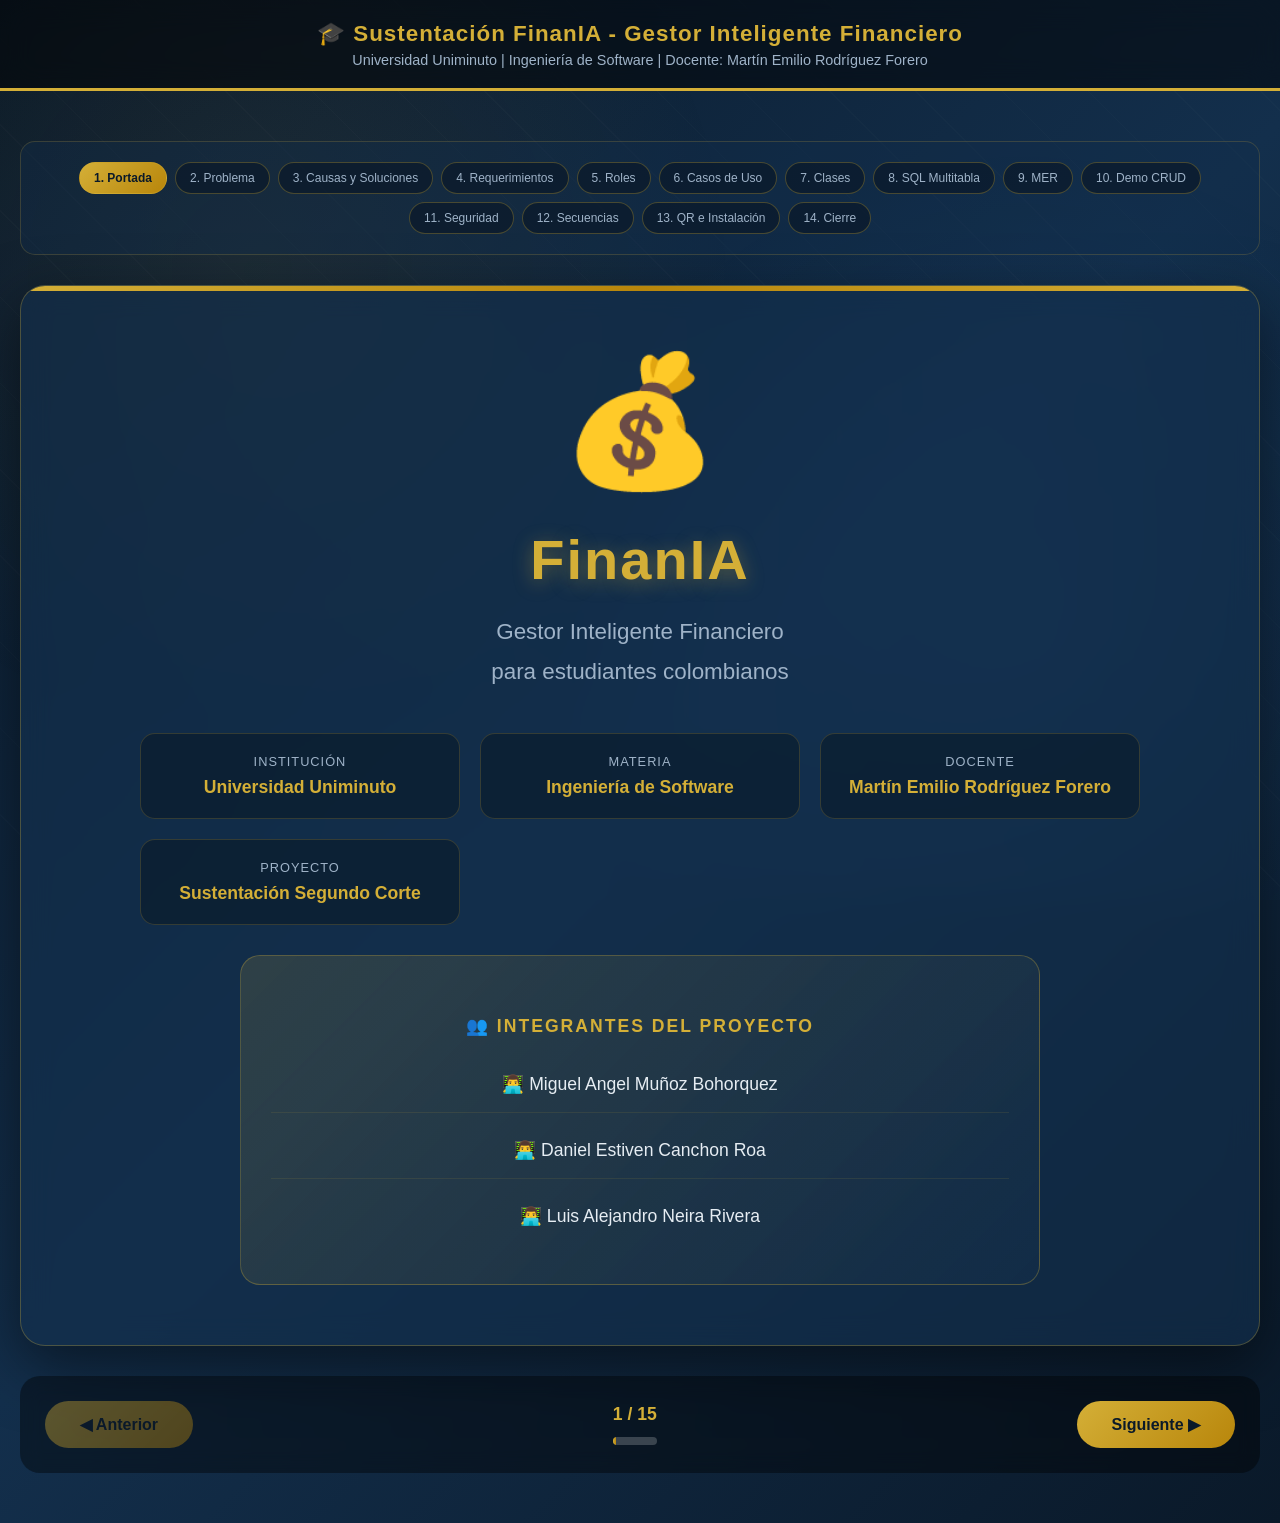
<file: presentacion/index.html>
<!DOCTYPE html>
<html lang="es">
<head>
<meta charset="UTF-8">
<meta name="viewport" content="width=device-width, initial-scale=1.0">
<title>Sustentación FinanIA - Gestor Inteligente Financiero</title>
<style>
  * { margin: 0; padding: 0; box-sizing: border-box; font-family: 'Segoe UI', Tahoma, sans-serif; }
  
  body {
    background: linear-gradient(135deg, #0a1929 0%, #132f4c 50%, #0a1929 100%);
    min-height: 100vh;
    color: #e6edf3;
    overflow-x: hidden;
    position: relative;
  }
  
  /* Partículas decorativas */
  body::before {
    content: "";
    position: fixed;
    inset: 0;
    background-image:
      radial-gradient(circle at 20% 30%, rgba(212,175,55,0.08) 0%, transparent 40%),
      radial-gradient(circle at 80% 70%, rgba(46,125,200,0.12) 0%, transparent 40%),
      repeating-linear-gradient(45deg, transparent 0 60px, rgba(255,255,255,0.015) 60px 61px);
    pointer-events: none;
    z-index: 0;
  }
  
  header {
    background: rgba(0, 0, 0, 0.5);
    padding: 20px 30px;
    text-align: center;
    border-bottom: 3px solid #d4af37;
    position: sticky;
    top: 0;
    z-index: 100;
    backdrop-filter: blur(15px);
  }
  
  header h1 {
    font-size: 1.4rem;
    color: #d4af37;
    letter-spacing: 1px;
  }
  
  header p {
    font-size: 0.9rem;
    color: #9fb3c8;
    margin-top: 5px;
  }
  
  .container {
    max-width: 1400px;
    margin: 30px auto;
    padding: 20px;
    position: relative;
    z-index: 1;
  }
  
  .slide {
    display: none;
    background: rgba(19, 47, 76, 0.65);
    border-radius: 25px;
    padding: 60px;
    margin-bottom: 20px;
    backdrop-filter: blur(15px);
    border: 1px solid rgba(212, 175, 55, 0.3);
    box-shadow: 0 20px 60px rgba(0, 0, 0, 0.5);
    animation: fadeIn 0.6s ease;
    min-height: 650px;
    position: relative;
    overflow: hidden;
  }
  
  .slide::before {
    content: "";
    position: absolute;
    top: 0;
    left: 0;
    width: 100%;
    height: 5px;
    background: linear-gradient(90deg, #d4af37, #b8860b, #d4af37);
  }
  
  .slide.active {
    display: block;
  }
  
  @keyframes fadeIn {
    from { opacity: 0; transform: translateY(30px); }
    to { opacity: 1; transform: translateY(0); }
  }
  
  .slide-numero {
    display: inline-block;
    background: linear-gradient(135deg, #d4af37, #b8860b);
    color: #0a1929;
    padding: 6px 18px;
    border-radius: 20px;
    font-size: 0.75rem;
    font-weight: bold;
    letter-spacing: 2px;
    margin-bottom: 20px;
  }
  
  .slide h2 {
    color: #d4af37;
    font-size: 2.2rem;
    margin-bottom: 30px;
    padding-bottom: 20px;
    border-bottom: 2px solid rgba(212, 175, 55, 0.3);
  }
  
  .slide h3 {
    color: #6bb6ff;
    font-size: 1.4rem;
    margin: 30px 0 18px 0;
  }
  
  .slide p {
    line-height: 1.8;
    font-size: 1.05rem;
    color: #c9d6e3;
    margin-bottom: 15px;
  }
  
  .slide ul, .slide ol {
    margin-left: 30px;
    margin-bottom: 20px;
  }
  
  .slide li {
    line-height: 2;
    color: #c9d6e3;
    margin-bottom: 10px;
  }
  
  .slide li strong {
    color: #d4af37;
  }
  
  /* Portada */
  .portada {
    text-align: center;
    padding: 60px 40px;
  }
  
  .portada .icono-grande {
    font-size: 8rem;
    margin-bottom: 30px;
    animation: float 3s ease-in-out infinite;
  }
  
  @keyframes float {
    0%, 100% { transform: translateY(0); }
    50% { transform: translateY(-20px); }
  }
  
  .portada h1 {
    color: #d4af37;
    font-size: 3.5rem;
    margin-bottom: 20px;
    text-shadow: 0 4px 20px rgba(212, 175, 55, 0.4);
    letter-spacing: 2px;
  }
  
  .portada .subtitulo {
    color: #9fb3c8;
    font-size: 1.4rem;
    margin-bottom: 40px;
  }
  
  .portada .info-grid {
    display: grid;
    grid-template-columns: repeat(auto-fit, minmax(250px, 1fr));
    gap: 20px;
    max-width: 1000px;
    margin: 40px auto 0;
  }
  
  .portada .info-item {
    background: rgba(10, 25, 41, 0.6);
    padding: 20px;
    border-radius: 15px;
    border: 1px solid rgba(212, 175, 55, 0.2);
  }
  
  .portada .info-item .etiqueta {
    color: #9fb3c8;
    font-size: 0.8rem;
    text-transform: uppercase;
    letter-spacing: 1px;
    margin-bottom: 8px;
  }
  
  .portada .info-item .valor {
    color: #d4af37;
    font-size: 1.1rem;
    font-weight: bold;
  }
  
  .portada .integrantes {
    background: linear-gradient(135deg, rgba(212, 175, 55, 0.15), rgba(19, 47, 76, 0.5));
    border-radius: 20px;
    padding: 30px;
    margin-top: 30px;
    border: 1px solid rgba(212, 175, 55, 0.3);
    max-width: 800px;
    margin-left: auto;
    margin-right: auto;
  }
  
  .portada .integrantes h3 {
    color: #d4af37;
    font-size: 1.1rem;
    margin-bottom: 20px;
    text-transform: uppercase;
    letter-spacing: 2px;
  }
  
  .portada .integrantes ul {
    list-style: none;
    margin: 0;
    padding: 0;
  }
  
  .portada .integrantes li {
    color: #e6edf3;
    font-size: 1.1rem;
    padding: 10px 0;
    border-bottom: 1px solid rgba(212, 175, 55, 0.1);
  }
  
  .portada .integrantes li:last-child {
    border-bottom: none;
  }
  
  /* Tarjetas */
  .cards {
    display: grid;
    grid-template-columns: repeat(auto-fit, minmax(280px, 1fr));
    gap: 25px;
    margin: 30px 0;
  }
  
  .card {
    background: rgba(10, 25, 41, 0.6);
    border-radius: 18px;
    padding: 30px;
    border-left: 5px solid #3498db;
    transition: all 0.3s;
  }
  
  .card:hover {
    transform: translateY(-8px);
    box-shadow: 0 15px 40px rgba(0, 0, 0, 0.4);
  }
  
  .card.rojo { border-left-color: #e74c3c; }
  .card.amarillo { border-left-color: #f39c12; }
  .card.verde { border-left-color: #27ae60; }
  .card.azul { border-left-color: #3498db; }
  .card.dorado { border-left-color: #d4af37; }
  .card.morado { border-left-color: #9b59b6; }
  
  .card .card-icono {
    font-size: 2.8rem;
    margin-bottom: 15px;
  }
  
  .card h4 {
    color: #d4af37;
    font-size: 1.2rem;
    margin-bottom: 12px;
  }
  
  .card p {
    color: #9fb3c8;
    font-size: 0.95rem;
    margin: 0;
    line-height: 1.6;
  }
  
  /* Botones de enlace a documentos */
  .botones-enlace {
    display: flex;
    flex-wrap: wrap;
    gap: 15px;
    margin: 30px 0;
  }
  
  .btn-enlace {
    display: inline-flex;
    align-items: center;
    gap: 10px;
    padding: 14px 28px;
    background: linear-gradient(135deg, #d4af37, #b8860b);
    color: #0a1929;
    text-decoration: none;
    border-radius: 30px;
    font-weight: bold;
    font-size: 0.95rem;
    box-shadow: 0 5px 20px rgba(212, 175, 55, 0.3);
    transition: all 0.3s;
    border: none;
    cursor: pointer;
  }
  
  .btn-enlace:hover {
    transform: translateY(-3px);
    box-shadow: 0 10px 30px rgba(212, 175, 55, 0.5);
  }
  
  .btn-enlace.secundario {
    background: rgba(10, 25, 41, 0.8);
    color: #d4af37;
    border: 2px solid rgba(212, 175, 55, 0.4);
  }
  
  .btn-enlace.secundario:hover {
    background: rgba(212, 175, 55, 0.15);
    border-color: #d4af37;
  }
  
  /* Caja destacada */
  .destacado {
    background: linear-gradient(135deg, rgba(212, 175, 55, 0.15), rgba(19, 47, 76, 0.5));
    border-left: 5px solid #d4af37;
    padding: 25px 30px;
    border-radius: 15px;
    margin: 25px 0;
  }
  
  .destacado p {
    color: #e6edf3;
    margin: 0;
  }
  
  .destacado strong {
    color: #d4af37;
  }
  
  /* Tabla */
  .tabla-req {
    width: 100%;
    border-collapse: collapse;
    margin: 25px 0;
    background: rgba(10, 25, 41, 0.5);
    border-radius: 12px;
    overflow: hidden;
  }
  
  .tabla-req th {
    background: rgba(212, 175, 55, 0.2);
    color: #d4af37;
    padding: 16px;
    text-align: left;
    font-size: 0.9rem;
    text-transform: uppercase;
    letter-spacing: 1px;
  }
  
  .tabla-req td {
    padding: 14px 16px;
    color: #c9d6e3;
    border-bottom: 1px solid rgba(212, 175, 55, 0.1);
    font-size: 0.95rem;
  }
  
  .tabla-req tr:last-child td {
    border-bottom: none;
  }
  
  /* QR e instalación */
  .qr-section {
    text-align: center;
    padding: 40px;
    background: rgba(10, 25, 41, 0.6);
    border-radius: 25px;
    margin: 30px 0;
    border: 2px solid rgba(212, 175, 55, 0.3);
  }
  
  .qr-section h3 {
    color: #d4af37;
    font-size: 1.5rem;
    margin-bottom: 20px;
  }
  
  .qr-placeholder {
    width: 250px;
    height: 250px;
    margin: 20px auto;
    background: #fff;
    border-radius: 20px;
    display: flex;
    align-items: center;
    justify-content: center;
    color: #0a1929;
    font-weight: bold;
    font-size: 1rem;
    border: 5px solid #d4af37;
    box-shadow: 0 10px 30px rgba(0,0,0,0.3);
    overflow: hidden;
  }
  
  .qr-placeholder img {
    width: 100%;
    height: 100%;
    object-fit: contain;
  }
  
  .qr-url {
    color: #6bb6ff;
    font-size: 1.1rem;
    margin-top: 15px;
    font-family: 'Courier New', monospace;
  }
  
  /* Instalación */
  .instalacion-grid {
    display: grid;
    grid-template-columns: 1fr 1fr;
    gap: 25px;
    margin: 30px 0;
  }
  
  .instalacion-card {
    background: rgba(10, 25, 41, 0.6);
    border-radius: 20px;
    padding: 30px;
    border: 1px solid rgba(212, 175, 55, 0.2);
  }
  
  .instalacion-card h4 {
    color: #d4af37;
    font-size: 1.3rem;
    margin-bottom: 20px;
    display: flex;
    align-items: center;
    gap: 10px;
  }
  
  .instalacion-card ol {
    margin-left: 20px;
    counter-reset: step;
    list-style: none;
  }
  
  .instalacion-card li {
    counter-increment: step;
    position: relative;
    padding-left: 45px;
    margin-bottom: 18px;
    color: #c9d6e3;
    line-height: 1.6;
  }
  
  .instalacion-card li::before {
    content: counter(step);
    position: absolute;
    left: 0;
    top: 0;
    width: 32px;
    height: 32px;
    background: linear-gradient(135deg, #d4af37, #b8860b);
    color: #0a1929;
    border-radius: 50%;
    display: flex;
    align-items: center;
    justify-content: center;
    font-weight: bold;
    font-size: 0.9rem;
  }
  
  /* Navegación */
  .navigation {
    display: flex;
    justify-content: space-between;
    align-items: center;
    margin-top: 30px;
    padding: 25px;
    background: rgba(0, 0, 0, 0.4);
    border-radius: 20px;
    backdrop-filter: blur(10px);
  }
  
  .nav-btn {
    background: linear-gradient(135deg, #d4af37, #b8860b);
    color: #0a1929;
    border: none;
    padding: 14px 35px;
    border-radius: 30px;
    font-size: 1rem;
    font-weight: bold;
    cursor: pointer;
    transition: all 0.3s;
  }
  
  .nav-btn:hover:not(:disabled) {
    transform: scale(1.05);
    box-shadow: 0 5px 20px rgba(212, 175, 55, 0.4);
  }
  
  .nav-btn:disabled {
    opacity: 0.4;
    cursor: not-allowed;
  }
  
  .progress-bar {
    width: 100%;
    height: 8px;
    background: rgba(255, 255, 255, 0.2);
    border-radius: 10px;
    overflow: hidden;
    margin-top: 12px;
  }
  
  .progress-fill {
    height: 100%;
    background: linear-gradient(90deg, #d4af37, #b8860b);
    transition: width 0.5s;
  }
  
  .slide-counter {
    text-align: center;
    font-size: 1.1rem;
    color: #d4af37;
    font-weight: bold;
  }
  
  /* Índice */
  .indice {
    display: flex;
    flex-wrap: wrap;
    gap: 8px;
    margin-bottom: 30px;
    padding: 20px;
    background: rgba(19, 47, 76, 0.4);
    border-radius: 15px;
    border: 1px solid rgba(212, 175, 55, 0.2);
    justify-content: center;
    position: relative;
    z-index: 2;
  }
  
  .indice button {
    padding: 8px 14px;
    background: rgba(10, 25, 41, 0.7);
    color: #9fb3c8;
    border: 1px solid rgba(212, 175, 55, 0.3);
    border-radius: 20px;
    font-size: 0.75rem;
    cursor: pointer;
    transition: all 0.3s;
    font-weight: normal;
  }
  
  .indice button:hover {
    background: rgba(212, 175, 55, 0.2);
    color: #d4af37;
  }
  
  .indice button.activo {
    background: linear-gradient(135deg, #d4af37, #b8860b);
    color: #0a1929;
    font-weight: bold;
  }
  
  /* Responsive */
  @media (max-width: 768px) {
    .slide { padding: 30px; min-height: auto; }
    .slide h2 { font-size: 1.5rem; }
    .portada h1 { font-size: 2rem; }
    .portada .icono-grande { font-size: 5rem; }
    .cards { grid-template-columns: 1fr; }
    .instalacion-grid { grid-template-columns: 1fr; }
    .navigation { flex-wrap: wrap; gap: 10px; }
    .nav-btn { padding: 10px 20px; font-size: 0.9rem; }
    .btn-enlace { padding: 12px 22px; font-size: 0.9rem; }
  }
</style>
</head>
<body>

<header>
  <h1>🎓 Sustentación FinanIA - Gestor Inteligente Financiero</h1>
  <p>Universidad Uniminuto | Ingeniería de Software | Docente: Martín Emilio Rodríguez Forero</p>
</header>

<div class="container">

  <!-- Índice -->
  <div class="indice" id="indice">
    <button onclick="irASlide(0)" class="activo">1. Portada</button>
    <button onclick="irASlide(1)">2. Problema</button>
    <button onclick="irASlide(2)">3. Causas y Soluciones</button>
    <button onclick="irASlide(3)">4. Requerimientos</button>
    <button onclick="irASlide(4)">5. Roles</button>
    <button onclick="irASlide(5)">6. Casos de Uso</button>
    <button onclick="irASlide(6)">7. Clases</button>
    <button onclick="irASlide(7)">8. SQL Multitabla</button>
    <button onclick="irASlide(8)">9. MER</button>
    <button onclick="irASlide(9)">10. Demo CRUD</button>
    <button onclick="irASlide(10)">11. Seguridad</button>
    <button onclick="irASlide(11)">12. Secuencias</button>
    <button onclick="irASlide(12)">13. QR e Instalación</button>
    <button onclick="irASlide(13)">14. Cierre</button>
  </div>

  <!-- ============================================
       SLIDE 1: PORTADA
       ============================================ -->
  <div class="slide active portada">
    <div class="icono-grande">💰</div>
    <h1>FinanIA</h1>
    <p class="subtitulo">Gestor Inteligente Financiero<br>para estudiantes colombianos</p>
    
    <div class="info-grid">
      <div class="info-item">
        <div class="etiqueta">Institución</div>
        <div class="valor">Universidad Uniminuto</div>
      </div>
      <div class="info-item">
        <div class="etiqueta">Materia</div>
        <div class="valor">Ingeniería de Software</div>
      </div>
      <div class="info-item">
        <div class="etiqueta">Docente</div>
        <div class="valor">Martín Emilio Rodríguez Forero</div>
      </div>
      <div class="info-item">
        <div class="etiqueta">Proyecto</div>
        <div class="valor">Sustentación Segundo Corte</div>
      </div>
    </div>
    
    <div class="integrantes">
      <h3>👥 Integrantes del Proyecto</h3>
      <ul>
        <li>👨‍💻 Miguel Angel Muñoz Bohorquez</li>
        <li>👨‍💻 Daniel Estiven Canchon Roa</li>
        <li>👨‍💻 Luis Alejandro Neira Rivera</li>
      </ul>
    </div>
  </div>

  <!-- ============================================
       SLIDE 2: PLANTEAMIENTO DEL PROBLEMA
       ============================================ -->
  <div class="slide">
    <span class="slide-numero">FASE 1: ANÁLISIS</span>
    <h2>🔍 Planteamiento del Problema</h2>
    
    <div class="destacado">
      <p>📊 <strong>Contexto:</strong> Más del 60% de los jóvenes colombianos entre 18 y 25 años no lleva un registro sistemático de sus ingresos y gastos. La mayoría desconoce conceptos como ahorro programado, interés compuesto o tasa de usura.</p>
    </div>
    
    <h3>Los 3 problemas principales</h3>
    
    <div class="cards">
      <div class="card rojo">
        <div class="card-icono">📚</div>
        <h4>Falta de educación financiera</h4>
        <p>No han recibido formación sobre cómo administrar su dinero ni qué productos financieros existen.</p>
      </div>
      
      <div class="card amarillo">
        <div class="card-icono">📱</div>
        <h4>Herramientas no adaptadas</h4>
        <p>Las apps existentes están diseñadas para mercados extranjeros y no contemplan el contexto colombiano (Nequi, Daviplata, usura, CDT).</p>
      </div>
      
      <div class="card azul">
        <div class="card-icono">⏱️</div>
        <h4>Complejidad en el registro</h4>
        <p>Las apps tradicionales requieren registrar cada transacción manualmente. El 70% de los usuarios abandona en los primeros 30 días por esta razón.</p>
      </div>
    </div>
    
    <div class="botones-enlace">
      <button onclick="abrirDocumento('../docs/01-planteamiento-problema.html')"  class="btn-enlace">
        📄 Ver documento completo del planteamiento
      </button>
    </div>
  </div>

  <!-- ============================================
       SLIDE 3: CAUSAS, CONSECUENCIAS Y SOLUCIONES
       ============================================ -->
  <div class="slide">
    <span class="slide-numero">FASE 1: ANÁLISIS</span>
    <h2>⚠️ Causas, Consecuencias y Soluciones</h2>
    
    <table class="tabla-req">
      <thead>
        <tr>
          <th>Causa</th>
          <th>Consecuencia</th>
          <th>Solución en FinanIA</th>
        </tr>
      </thead>
      <tbody>
        <tr>
          <td>Falta de educación financiera</td>
          <td>No entienden conceptos básicos</td>
          <td>Módulo educativo + Chatbot que explica</td>
        </tr>
        <tr>
          <td>Ausencia de hábitos de ahorro</td>
          <td>No ahorran para metas</td>
          <td>Metas con recordatorios + fondo de emergencia</td>
        </tr>
        <tr>
          <td>Gastos impulsivos</td>
          <td>Desperdician dinero</td>
          <td>Alertas de gasto + detección de gastos hormiga</td>
        </tr>
        <tr>
          <td>No llevar registros</td>
          <td>No saben en qué se va el dinero</td>
          <td>Registro manual + importación CSV + calendario</td>
        </tr>
        <tr>
          <td>Endeudamiento excesivo</td>
          <td>Pagan intereses altos sin saberlo</td>
          <td>Gestión de deudas + alerta de usura + simulador</td>
        </tr>
        <tr>
          <td>Inflación no considerada</td>
          <td>Pierden poder adquisitivo</td>
          <td>Simulador con rendimiento real</td>
        </tr>
      </tbody>
    </table>
    
    <div class="botones-enlace">
      <button onclick="abrirDocumento('../docs/01-planteamiento-problema.html')" class="btn-enlace">
        📄 Ver matriz completa (15 causas, 6 filtros)
      </button>
    </div>
  </div>

  <!-- ============================================
       SLIDE 4: REQUERIMIENTOS
       ============================================ -->
  <div class="slide">
    <span class="slide-numero">FASE 1: ANÁLISIS</span>
    <h2>📋 Requerimientos del Sistema</h2>
    
    <div class="cards">
      <div class="card dorado">
        <div class="card-icono">⚙️</div>
        <h4>50 Requerimientos Funcionales</h4>
        <p>Registro, login, cuentas, transacciones, metas, deudas, presupuestos, reportes, calendario, búsqueda, salud financiera, logros, PWA, premium, chatbot, simuladores, ideas de inversión, configuración y seguridad.</p>
      </div>
      
      <div class="card azul">
        <div class="card-icono">🔒</div>
        <h4>25 Requerimientos No Funcionales</h4>
        <p>Rendimiento, seguridad, usabilidad, compatibilidad, mantenibilidad, disponibilidad y escalabilidad.</p>
      </div>
    </div>
    
    <div class="botones-enlace">
      <button onclick="abrirDocumento('../docs/01-planteamiento-problema.html')" class="btn-enlace" >
        📄 Ver los 75 requerimientos con buscador
      </button>
    </div>
  </div>

  <!-- ============================================
       SLIDE 5: ANÁLISIS DE ROLES
       ============================================ -->
  <div class="slide">
    <span class="slide-numero">FASE 2: DISEÑO</span>
    <h2>👥 Análisis de Roles</h2>
    
    <div class="cards">
      <div class="card azul">
        <div class="card-icono">🔵</div>
        <h4>Invitado</h4>
        <p>Ve landing page, demo y puede registrarse.</p>
      </div>
      
      <div class="card verde">
        <div class="card-icono">🟢</div>
        <h4>Registrado</h4>
        <p>Acceso a 18 funciones básicas: cuentas, transacciones, metas, deudas, presupuestos, reportes.</p>
      </div>
      
      <div class="card amarillo">
        <div class="card-icono">🟡</div>
        <h4>Premium</h4>
        <p>Todo lo anterior + 5 funciones IA: chatbot, simuladores, ideas de inversión, configuración.</p>
      </div>
    </div>
    
    <div class="destacado">
      <p>💡 <strong>Modelo freemium:</strong> El usuario empieza gratis (Registrado) y puede actualizar a Premium para desbloquear las funciones de IA.</p>
    </div>
    
    <div class="botones-enlace">
      <a href="img/01-roles.png" target="_blank" class="btn-enlace" onclick="guardarOrigen()">
        🖼️ Ver diagrama de roles completo
      </a>
    </div>
  </div>

  <!-- ============================================
       SLIDE 6: CASOS DE USO
       ============================================ -->
  <div class="slide">
    <span class="slide-numero">FASE 2: DISEÑO</span>
    <h2>🎭 Diagrama de Casos de Uso</h2>
    
    <div class="destacado">
      <p>📊 <strong>84 casos de uso</strong> organizados en 21 módulos, con 4 actores: Invitado, Registrado, Premium y Sistema IA.</p>
    </div>
    
    <div class="cards">
      <div class="card dorado">
        <div class="card-icono">📦</div>
        <h4>21 módulos</h4>
        <p>Autenticación, Cuentas, Transacciones, Categorías, Metas, Deudas, Presupuestos, Fuentes, Recurrentes, Reportes, Calendario, Búsqueda, Salud, Logros, PWA, Premium, Chatbot, Simuladores, Ideas, Configuración y Seguridad.</p>
      </div>
      
      <div class="card azul">
        <div class="card-icono">🔗</div>
        <h4>Relaciones</h4>
        <p>25+ relaciones «include», 1 «extend» (Premium extiende a Registrado) y 1 actor no humano (Sistema IA).</p>
      </div>
    </div>
    
    <div class="botones-enlace">
      <a href="img/02-casos-uso.png" target="_blank" class="btn-enlace" onclick="guardarOrigen()">
        🖼️ Ver diagrama de casos de uso
      </a>
    </div>
  </div>

  <!-- ============================================
       SLIDE 7: DIAGRAMA DE CLASES
       ============================================ -->
  <div class="slide">
    <span class="slide-numero">FASE 2: DISEÑO</span>
    <h2>🏗️ Diagrama de Clases</h2>
    
    <div class="destacado">
      <p>📊 <strong>16 clases conceptuales</strong> con sus atributos, métodos, relaciones y 10 enumeraciones. Refleja las entidades del negocio.</p>
    </div>
    
    <div class="cards">
      <div class="card verde">
        <div class="card-icono">📋</div>
        <h4>Clases principales</h4>
        <p>Usuario, Cuenta, Categoría, Transacción, Meta, AporteMeta, Deuda, PagoDeuda, Presupuesto, DetallePresupuesto, FuenteIngreso, ProductoInversion, Logro, Chatbot, SimuladorDeuda, SimuladorInversion.</p>
      </div>
      
      <div class="card morado">
        <div class="card-icono">🔢</div>
        <h4>10 enumeraciones</h4>
        <p>Rol, PerfilRiesgo, TipoCuenta, TipoCategoria, TipoTransaccion, EstadoMeta, EstadoDeuda, TipoIngreso, Frecuencia, CategoriaProducto.</p>
      </div>
    </div>
    
    <div class="botones-enlace">
      <a href="img/04-clases.png" target="_blank" class="btn-enlace" onclick="guardarOrigen()">
        🖼️ Ver diagrama de clases conceptual
      </a>
    </div>
  </div>

  <!-- ============================================
       SLIDE 8: CONSULTAS MULTITABLA
       ============================================ -->
  <div class="slide">
    <span class="slide-numero">FASE 2: DISEÑO</span>
    <h2>🔗 Consultas Multitabla (SQL)</h2>
    
    <p>El sistema implementa <strong>6 consultas multitabla</strong> con JOINs entre 4 o más tablas relacionadas:</p>
    
    <table class="tabla-req">
      <thead>
        <tr>
          <th>#</th>
          <th>Consulta</th>
          <th>Tablas relacionadas</th>
        </tr>
      </thead>
      <tbody>
        <tr>
          <td>1</td>
          <td>Transacciones con detalle completo</td>
          <td>transaccion + usuario + categoria + cuenta</td>
        </tr>
        <tr>
          <td>2</td>
          <td>Saldo actual por cuenta</td>
          <td>cuenta + transaccion + aporte_meta + pago_deuda</td>
        </tr>
        <tr>
          <td>3</td>
          <td>Progreso de metas con aportes</td>
          <td>meta + usuario + aporte_meta + cuenta</td>
        </tr>
        <tr>
          <td>4</td>
          <td>Deudas con historial de pagos</td>
          <td>deuda + pago_deuda + usuario + cuenta</td>
        </tr>
        <tr>
          <td>5</td>
          <td>Presupuesto vs gasto real</td>
          <td>presupuesto + detalle_presupuesto + categoria + transaccion</td>
        </tr>
        <tr>
          <td>6</td>
          <td>Reporte consolidado por categoría</td>
          <td>categoria + transaccion + usuario + cuenta</td>
        </tr>
      </tbody>
    </table>
    
    <div class="botones-enlace">
      <button onclick="abrirDocumento('../docs/01-planteamiento-problema.html')" class="btn-enlace">
        📄 Ver las 6 consultas SQL con resultados
      </button>
    </div>
  </div>

  <!-- ============================================
       SLIDE 9: MER
       ============================================ -->
  <div class="slide">
    <span class="slide-numero">FASE 2: DISEÑO</span>
    <h2>🗄️ Modelo Entidad-Relación</h2>
    
    <div class="destacado">
      <p>📊 <strong>17 tablas</strong> con relaciones 1:N y 1:1, incluyendo las tablas nuevas de Ideas de Inversión y Contexto del Chatbot.</p>
    </div>
    
    <div class="botones-enlace">
      <a href="img/03-mer.png" target="_blank" class="btn-enlace" onclick="guardarOrigen()">
        🖼️ Ver MER completo (17 tablas)
      </a>
    </div>
  </div>

  <!-- ============================================
       SLIDE 10: DEMO CRUD
       ============================================ -->
  <div class="slide">
    <span class="slide-numero">DEMO EN VIVO</span>
    <h2>💻 Demostración del CRUD</h2>
    
    <div class="cards">
      <div class="card verde">
        <div class="card-icono">🟢</div>
        <h4>CREATE</h4>
        <p>Registrar una nueva transacción con monto, fecha, categoría y cuenta.</p>
      </div>
      
      <div class="card azul">
        <div class="card-icono">🔵</div>
        <h4>READ</h4>
        <p>Consultar el historial de transacciones y el dashboard con patrimonio neto.</p>
      </div>
      
      <div class="card amarillo">
        <div class="card-icono">🟡</div>
        <h4>UPDATE</h4>
        <p>Editar una transacción existente y ver el impacto en el saldo de la cuenta.</p>
      </div>
      
      <div class="card rojo">
        <div class="card-icono">🔴</div>
        <h4>DELETE</h4>
        <p>Eliminar una transacción y verificar que el saldo se recalcula automáticamente.</p>
      </div>
    </div>
    
    <div class="botones-enlace">
      <a href="https://finania.rf.gd" target="_blank" class="btn-enlace">
        🌐 Abrir FinanIA en producción
      </a>
    </div>
  </div>

  <!-- ============================================
       SLIDE 11: SEGURIDAD
       ============================================ -->
  <div class="slide">
    <span class="slide-numero">DEMO EN VIVO</span>
    <h2>🔐 Seguridad del Sistema</h2>
    
    <div class="cards">
      <div class="card verde">
        <div class="card-icono">🔑</div>
        <h4>Contraseñas con bcrypt</h4>
        <p>Almacenadas con hash bcrypt de 10 rondas. Nunca en texto plano.</p>
      </div>
      
      <div class="card azul">
        <div class="card-icono">🛡️</div>
        <h4>Tokens CSRF</h4>
        <p>Todos los formularios protegidos con tokens únicos por sesión.</p>
      </div>
      
      <div class="card amarillo">
        <div class="card-icono">🔒</div>
        <h4>Consultas PDO preparadas</h4>
        <p>Previene inyección SQL. Todos los queries usan prepared statements.</p>
      </div>
      
      <div class="card rojo">
        <div class="card-icono">👤</div>
        <h4>Validación de pertenencia</h4>
        <p>Cada usuario solo puede acceder a sus propios datos.</p>
      </div>
    </div>
  </div>

  <!-- ============================================
       SLIDE 12: DIAGRAMAS DE SECUENCIA
       ============================================ -->
  <div class="slide">
    <span class="slide-numero">FASE 2: DISEÑO</span>
    <h2>🔄 Diagramas de Secuencia</h2>
    
    <div class="cards">
      <div class="card dorado">
        <div class="card-icono">🔐</div>
        <h4>1. Login de Usuario</h4>
        <p>Flujo completo con validación CSRF, búsqueda en BD, verificación de contraseña y redirección según rol.</p>
      </div>
      
      <div class="card azul">
        <div class="card-icono">💸</div>
        <h4>2. Crear Transacción</h4>
        <p>Flujo completo con validación de categoría y cuenta, inserción en BD y recálculo automático del saldo.</p>
      </div>
    </div>
    
    <div class="botones-enlace">
      <a href="img/05-secuencia-login.png" target="_blank" class="btn-enlace" onclick="guardarOrigen()">
        🖼️ Ver secuencia de Login
      </a>
      <a href="img/06-secuencia-transaccion.png" target="_blank" class="btn-enlace" onclick="guardarOrigen()">
        🖼️ Ver secuencia de Transacción
      </a>
    </div>
  </div>

  <!-- ============================================
       SLIDE 13: QR E INSTALACIÓN
       ============================================ -->
  <div class="slide">
    <span class="slide-numero">ACCESO Y DESPLIEGUE</span>
    <h2>📱 Accede a FinanIA</h2>
    
    <div class="qr-section">
      <h3>🌐 Escanea el código QR para abrir la app</h3>
      <div class="qr-placeholder">
        <img src="img/qr-finania.png" alt="QR FinanIA" onerror="this.style.display='none'; this.parentElement.innerHTML='<div style=\'color:#0a1929; text-align:center; padding:20px;\'>📌 Coloca tu QR en<br><strong>presentacion/img/qr-finania.png</strong></div>';">
      </div>
      <p class="qr-url">https://finania.rf.gd</p>
      <p style="color:#9fb3c8; margin-top:15px;">Escanea este código con la cámara de tu celular para abrir FinanIA directamente.</p>
    </div>
  </div>

  <!-- ============================================
       SLIDE 14: INSTALACIÓN EN ANDROID E iOS
       ============================================ -->
  <div class="slide">
    <span class="slide-numero">ACCESO Y DESPLIEGUE</span>
    <h2>📲 Cómo instalar FinanIA</h2>
    
    <div class="instalacion-grid">
      <!-- Android -->
      <div class="instalacion-card">
        <h4>🤖 Android (Chrome)</h4>
        <ol>
          <li>Abre <strong>Chrome</strong> en tu celular Android.</li>
          <li>Ve a <strong>https://finania.rf.gd</strong> o escanea el QR.</li>
          <li>Toca el menú de <strong>tres puntos (⋮)</strong> en la esquina superior derecha.</li>
          <li>Selecciona <strong>"Instalar aplicación"</strong> o <strong>"Agregar a pantalla de inicio"</strong>.</li>
          <li>Confirma tocando <strong>"Instalar"</strong>.</li>
          <li>El ícono de FinanIA aparecerá en tu pantalla de inicio.</li>
          <li>Ábrela y úsala como una app nativa, sin barra de navegador.</li>
        </ol>
        <div style="margin-top:20px; padding:15px; background:rgba(39,174,96,0.1); border-radius:10px; border-left:3px solid #27ae60;">
          <p style="color:#7ee8a8; font-size:0.85rem; margin:0;">✅ Funciona sin conexión parcialmente y se actualiza automáticamente.</p>
        </div>
      </div>
      
      <!-- iOS -->
      <div class="instalacion-card">
        <h4>🍎 iPhone / iPad (Safari)</h4>
        <ol>
          <li>Abre <strong>Safari</strong> en tu iPhone o iPad (debe ser Safari, no Chrome).</li>
          <li>Ve a <strong>https://finania.rf.gd</strong> o escanea el QR.</li>
          <li>Toca el botón <strong>Compartir</strong> (el cuadrado con flecha hacia arriba) en la barra inferior.</li>
          <li>Desliza hacia abajo y selecciona <strong>"Añadir a pantalla de inicio"</strong>.</li>
          <li>Activa la opción <strong>"Abrir como app web"</strong>.</li>
          <li>Toca <strong>"Añadir"</strong> en la esquina superior derecha.</li>
          <li>El ícono de FinanIA aparecerá en tu pantalla de inicio.</li>
        </ol>
        <div style="margin-top:20px; padding:15px; background:rgba(52,152,219,0.1); border-radius:10px; border-left:3px solid #3498db;">
          <p style="color:#6bb6ff; font-size:0.85rem; margin:0;">✅ En iOS, la app se abre en pantalla completa sin la barra de Safari.</p>
        </div>
      </div>
    </div>
    
    <div class="destacado">
      <p>💡 <strong>Nota:</strong> FinanIA es una <strong>PWA (Progressive Web App)</strong>, lo que significa que se puede instalar como app nativa en cualquier dispositivo sin pasar por la App Store ni Google Play.</p>
    </div>
  </div>

  <!-- ============================================
       SLIDE 15: CIERRE
       ============================================ -->
  <div class="slide portada">
    <div class="icono-grande">🎉</div>
    <h1>¡Gracias!</h1>
    <p class="subtitulo">FinanIA está desplegado en producción y funcionando</p>
    
    <div class="cards" style="max-width: 1000px; margin: 40px auto;">
      <div class="card dorado">
        <div class="card-icono">💡</div>
        <h4>21 módulos funcionales</h4>
      </div>
      <div class="card dorado">
        <div class="card-icono">📊</div>
        <h4>17 tablas en la BD</h4>
      </div>
      <div class="card dorado">
        <div class="card-icono">📱</div>
        <h4>PWA instalable</h4>
      </div>
      <div class="card dorado">
        <div class="card-icono">🌐</div>
        <h4>Deploy público</h4>
      </div>
    </div>
    
    <div class="destacado" style="max-width: 800px; margin: 30px auto 0;">
      <p>🌐 <strong>https://finania.rf.gd</strong></p>
      <p style="margin-top: 10px;">Usuario: demo@finania.com / Contraseña: demo123</p>
    </div>
    
    <div style="margin-top: 40px;">
      <p style="color: #9fb3c8; font-size: 1.2rem;">¿Preguntas?</p>
    </div>
  </div>

  <!-- Navegación inferior -->
  <div class="navigation">
    <button id="prevBtn" class="nav-btn" onclick="cambiarSlide(-1)">◀ Anterior</button>
    <div class="slide-counter">
      <span id="currentSlide">1</span> / <span id="totalSlides">15</span>
      <div class="progress-bar">
        <div class="progress-fill" id="progressFill" style="width: 6.67%;"></div>
      </div>
    </div>
    <button id="nextBtn" class="nav-btn" onclick="cambiarSlide(1)">Siguiente ▶</button>
  </div>

</div>

<script>
  let currentSlide = 0;
  const slides = document.querySelectorAll('.slide');
  const totalSlides = slides.length;
  const indiceBtns = document.querySelectorAll('.indice button');
  
  document.getElementById('totalSlides').textContent = totalSlides;
  
  function showSlide(n) {
    slides.forEach(s => s.classList.remove('active'));
    slides[n].classList.add('active');
    
    indiceBtns.forEach(b => b.classList.remove('activo'));
    if (indiceBtns[n]) indiceBtns[n].classList.add('activo');
    
    document.getElementById('currentSlide').textContent = n + 1;
    document.getElementById('prevBtn').disabled = n === 0;
    document.getElementById('nextBtn').disabled = n === totalSlides - 1;
    
    const progress = ((n + 1) / totalSlides) * 100;
    document.getElementById('progressFill').style.width = progress + '%';
    
    window.scrollTo({ top: 0, behavior: 'smooth' });
  }
  
  function cambiarSlide(direction) {
    const newSlide = currentSlide + direction;
    if (newSlide >= 0 && newSlide < totalSlides) {
      currentSlide = newSlide;
      showSlide(currentSlide);
    }
  }
  
  function irASlide(n) {
    currentSlide = n;
    showSlide(n);
  }
  
  document.addEventListener('keydown', (e) => {
    if (e.key === 'ArrowRight' || e.key === ' ') {
      e.preventDefault();
      cambiarSlide(1);
    }
    if (e.key === 'ArrowLeft') {
      e.preventDefault();
      cambiarSlide(-1);
    }
  });

  // ============================================
// ABRIR DOCUMENTO EN NUEVA PESTAÑA CON CONTROL
// ============================================
function abrirDocumento(url) {
  // Guardar la diapositiva actual
  sessionStorage.setItem('volver_presentacion', 'true');
  sessionStorage.setItem('slide_origen', currentSlide);
  
  // Abrir en nueva pestaña
  window.open(url, '_blank');
}
  
  showSlide(0);

// ============================================
// RESTAURAR DIAPOSITIVA AL VOLVER
// ============================================
window.addEventListener('pageshow', function(event) {
  const volver = sessionStorage.getItem('volver_presentacion');
  const slideOrigen = sessionStorage.getItem('slide_origen');
  
  if (volver === 'true' && slideOrigen !== null) {
    const slideNum = parseInt(slideOrigen);
    if (slideNum >= 0 && slideNum < totalSlides) {
      currentSlide = slideNum;
      showSlide(slideNum);
    }
    sessionStorage.removeItem('volver_presentacion');
    sessionStorage.removeItem('slide_origen');
  }
});
</script>

</body>
</html>
</file>
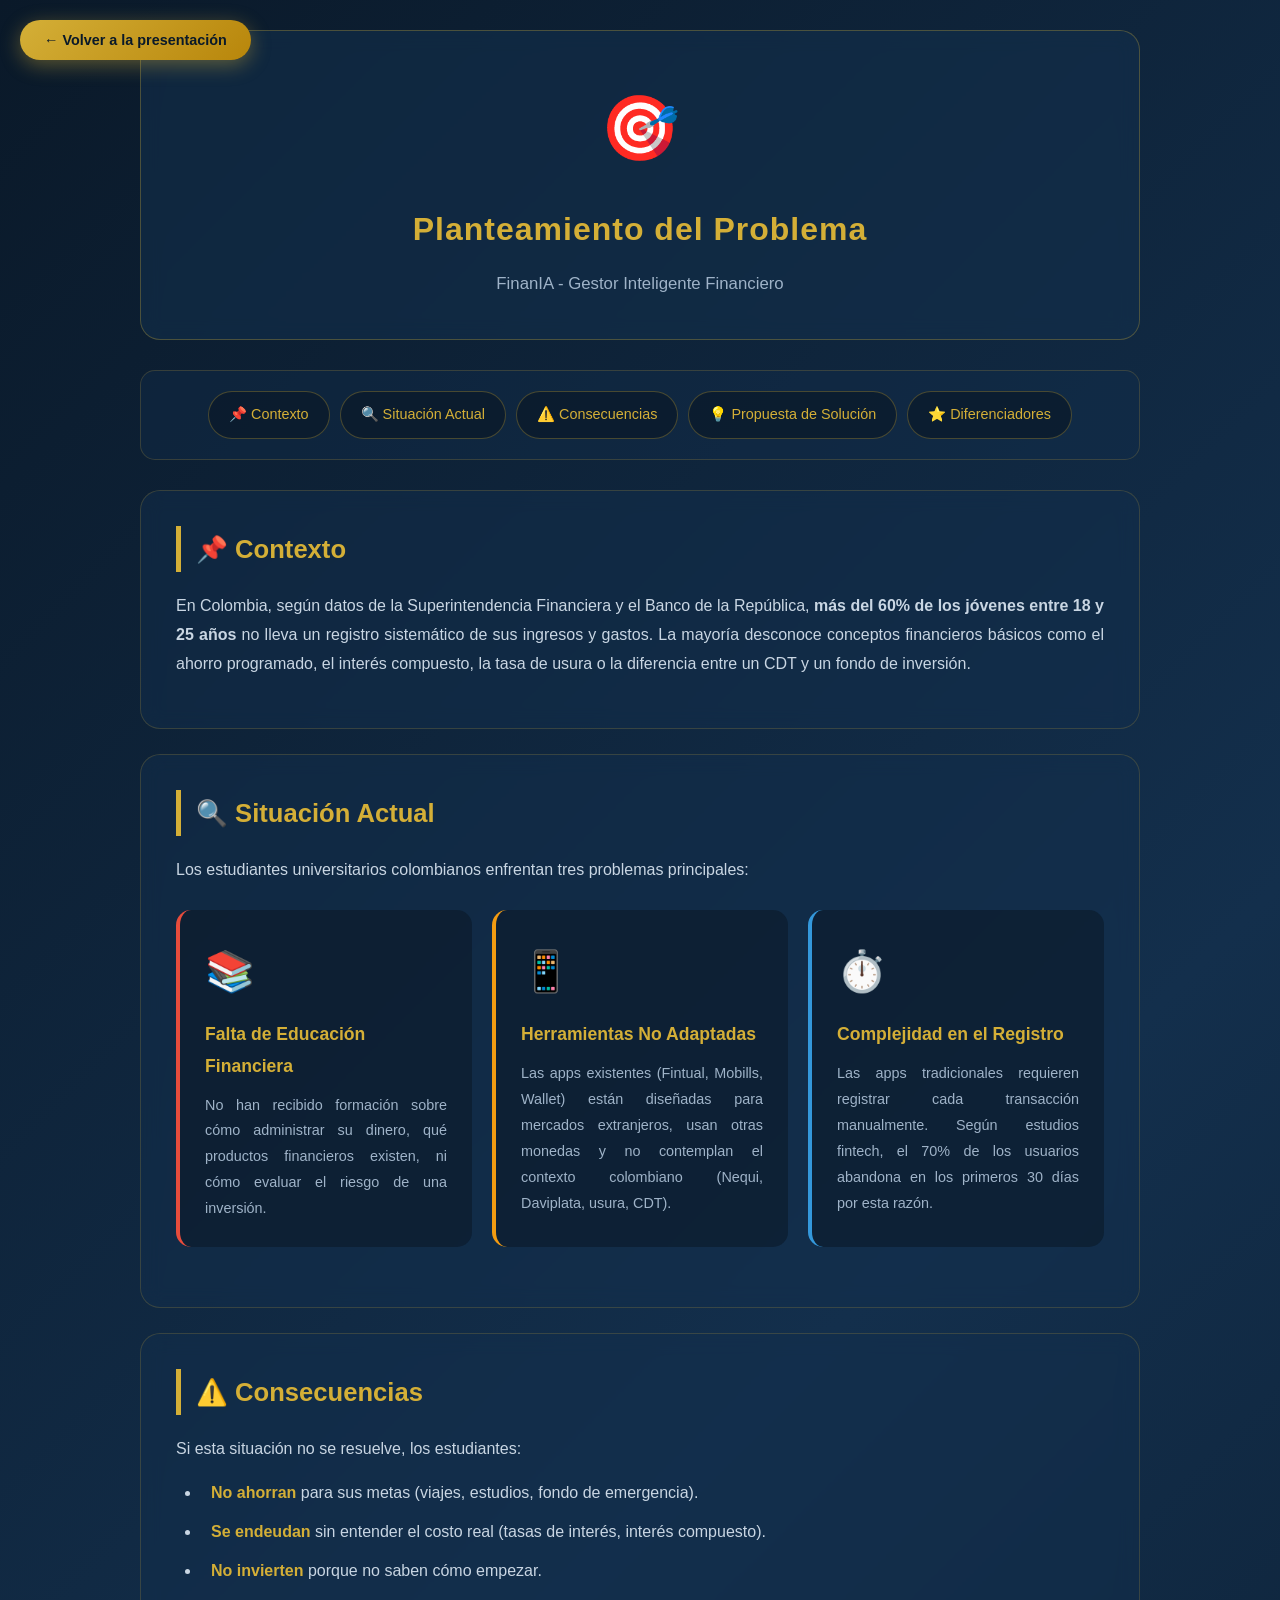
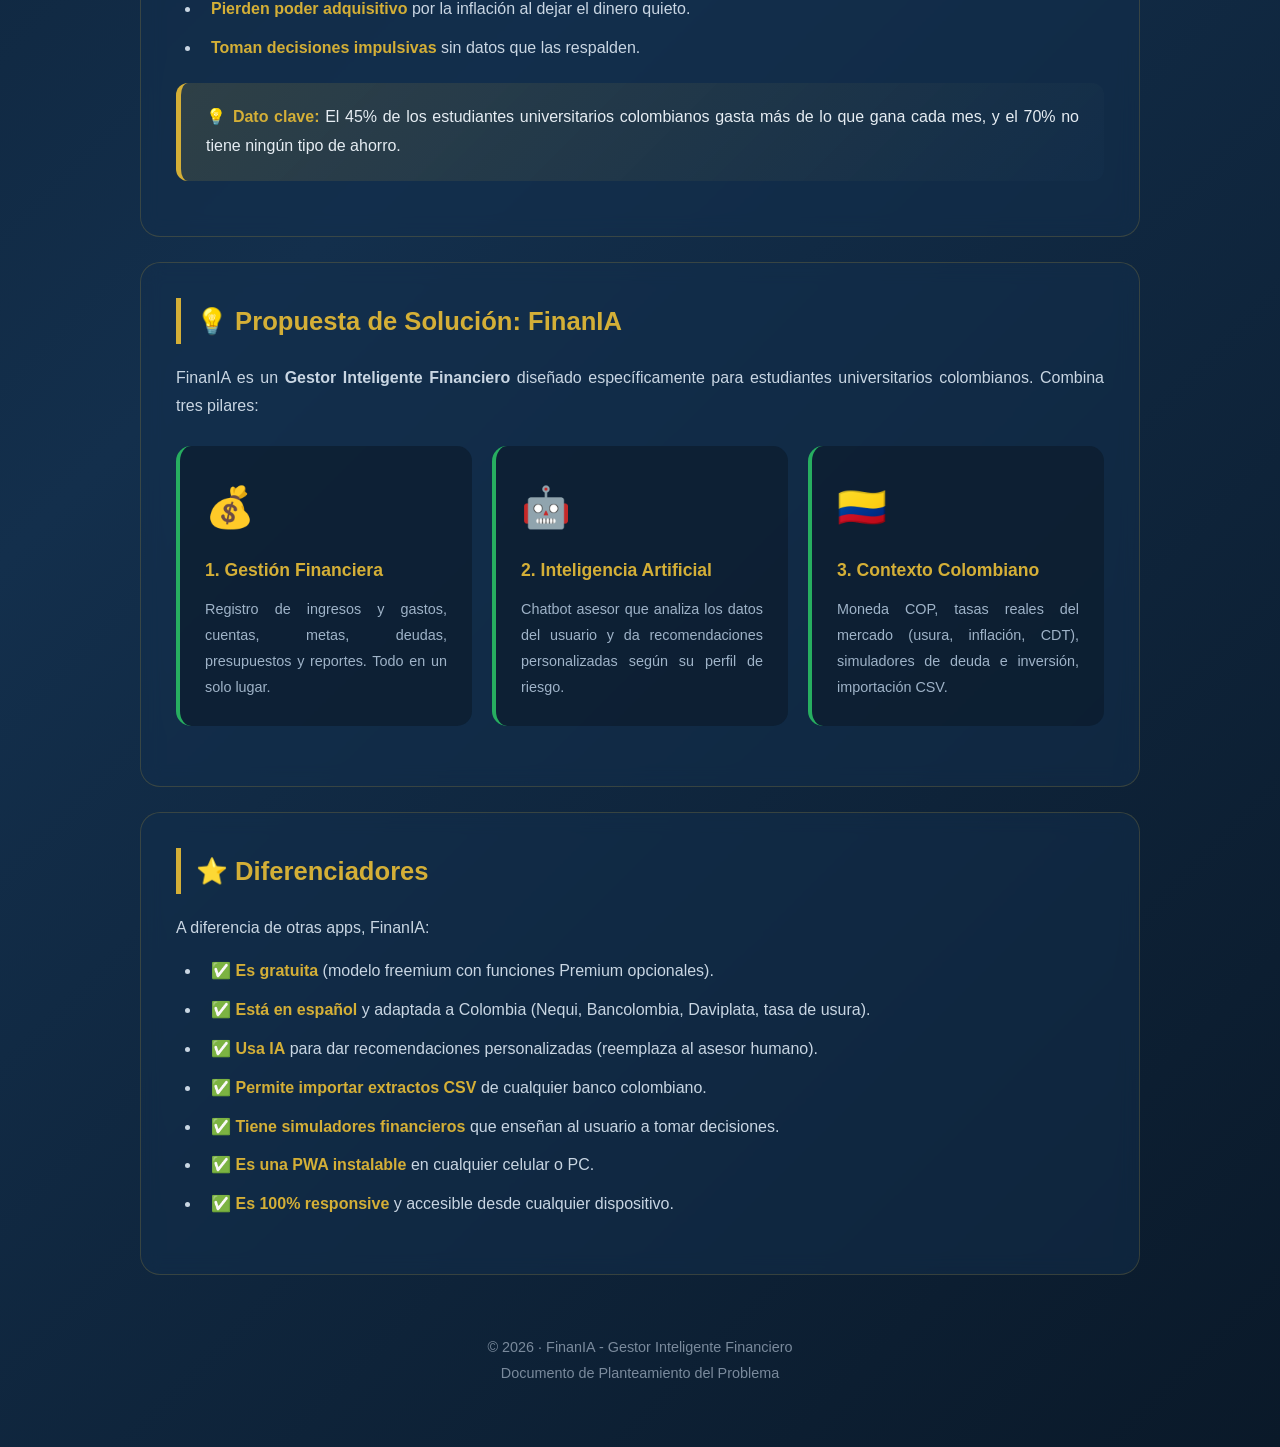
<file: docs/01-planteamiento-problema.html>
<!DOCTYPE html>
<html lang="es">
<head>
<meta charset="UTF-8">
<meta name="viewport" content="width=device-width, initial-scale=1.0">
<title>Planteamiento del Problema - FinanIA</title>
<style>
  * { margin: 0; padding: 0; box-sizing: border-box; font-family: 'Segoe UI', Tahoma, sans-serif; }
  
  body {
    background: linear-gradient(135deg, #0a1929 0%, #132f4c 50%, #0a1929 100%);
    color: #e6edf3;
    min-height: 100vh;
    padding: 30px 20px;
    line-height: 1.8;
  }
  
  .container {
    max-width: 1000px;
    margin: 0 auto;
  }
  
  header {
    text-align: center;
    padding: 40px 20px;
    background: rgba(19, 47, 76, 0.6);
    border-radius: 20px;
    border: 1px solid rgba(212, 175, 55, 0.3);
    margin-bottom: 30px;
    backdrop-filter: blur(10px);
  }
  
  header .icono {
    font-size: 4rem;
    margin-bottom: 15px;
  }
  
  header h1 {
    color: #d4af37;
    font-size: 2rem;
    margin-bottom: 10px;
    letter-spacing: 1px;
  }
  
  header p {
    color: #9fb3c8;
    font-size: 1.05rem;
  }
  
  /* Índice de navegación */
  .indice {
    display: flex;
    flex-wrap: wrap;
    gap: 10px;
    margin-bottom: 30px;
    padding: 20px;
    background: rgba(19, 47, 76, 0.4);
    border-radius: 15px;
    border: 1px solid rgba(212, 175, 55, 0.2);
    justify-content: center;
  }
  
  .indice a {
    padding: 10px 20px;
    background: rgba(10, 25, 41, 0.7);
    color: #d4af37;
    text-decoration: none;
    border-radius: 25px;
    font-size: 0.9rem;
    border: 1px solid rgba(212, 175, 55, 0.3);
    transition: all 0.3s;
  }
  
  .indice a:hover {
    background: linear-gradient(135deg, #d4af37, #b8860b);
    color: #0a1929;
    transform: translateY(-2px);
    box-shadow: 0 5px 15px rgba(212, 175, 55, 0.3);
  }
  
  /* Secciones */
  .seccion {
    background: rgba(19, 47, 76, 0.5);
    border-radius: 20px;
    padding: 35px;
    margin-bottom: 25px;
    border: 1px solid rgba(212, 175, 55, 0.2);
    backdrop-filter: blur(10px);
    animation: fadeInUp 0.6s ease-out backwards;
  }
  
  .seccion:nth-child(2) { animation-delay: 0.1s; }
  .seccion:nth-child(3) { animation-delay: 0.2s; }
  .seccion:nth-child(4) { animation-delay: 0.3s; }
  .seccion:nth-child(5) { animation-delay: 0.4s; }
  .seccion:nth-child(6) { animation-delay: 0.5s; }
  
  @keyframes fadeInUp {
    from { opacity: 0; transform: translateY(20px); }
    to { opacity: 1; transform: translateY(0); }
  }
  
  .seccion h2 {
    color: #d4af37;
    font-size: 1.6rem;
    margin-bottom: 20px;
    padding-left: 15px;
    border-left: 5px solid #d4af37;
    display: flex;
    align-items: center;
    gap: 10px;
  }
  
  .seccion h3 {
    color: #6bb6ff;
    font-size: 1.2rem;
    margin: 25px 0 15px 0;
  }
  
  .seccion p {
    color: #c9d6e3;
    margin-bottom: 15px;
    text-align: justify;
  }
  
  .seccion ul, .seccion ol {
    margin-left: 25px;
    margin-bottom: 20px;
  }
  
  .seccion li {
    color: #c9d6e3;
    margin-bottom: 10px;
    padding-left: 10px;
  }
  
  .seccion li strong {
    color: #d4af37;
  }
  
  /* Tarjetas destacadas */
  .cards {
    display: grid;
    grid-template-columns: repeat(auto-fit, minmax(280px, 1fr));
    gap: 20px;
    margin: 25px 0;
  }
  
  .card {
    background: rgba(10, 25, 41, 0.6);
    border-radius: 15px;
    padding: 25px;
    border-left: 4px solid;
    transition: all 0.3s;
  }
  
  .card:hover {
    transform: translateY(-5px);
    box-shadow: 0 10px 30px rgba(0, 0, 0, 0.3);
  }
  
  .card.rojo { border-left-color: #e74c3c; }
  .card.amarillo { border-left-color: #f39c12; }
  .card.verde { border-left-color: #27ae60; }
  .card.azul { border-left-color: #3498db; }
  
  .card .card-icono {
    font-size: 2.5rem;
    margin-bottom: 12px;
  }
  
  .card h4 {
    color: #d4af37;
    font-size: 1.1rem;
    margin-bottom: 10px;
  }
  
  .card p {
    color: #9fb3c8;
    font-size: 0.9rem;
    margin: 0;
  }
  
  /* Caja destacada */
  .destacado {
    background: linear-gradient(135deg, rgba(212, 175, 55, 0.15), rgba(19, 47, 76, 0.5));
    border-left: 5px solid #d4af37;
    padding: 20px 25px;
    border-radius: 12px;
    margin: 20px 0;
  }
  
  .destacado p {
    color: #e6edf3;
    margin: 0;
  }
  
  .destacado strong {
    color: #d4af37;
  }
  
  /* Botón volver arriba */
  .btn-top {
    position: fixed;
    bottom: 30px;
    right: 30px;
    width: 50px;
    height: 50px;
    border-radius: 50%;
    background: linear-gradient(135deg, #d4af37, #b8860b);
    color: #0a1929;
    border: none;
    cursor: pointer;
    font-size: 1.5rem;
    box-shadow: 0 5px 20px rgba(212, 175, 55, 0.4);
    transition: all 0.3s;
    opacity: 0;
    visibility: hidden;
  }
  
  .btn-top.visible {
    opacity: 1;
    visibility: visible;
  }
  
  .btn-top:hover {
    transform: translateY(-5px);
  }
  
  footer {
    text-align: center;
    padding: 30px;
    color: #7a8a9c;
    font-size: 0.9rem;
    margin-top: 30px;
  }
  
  @media (max-width: 768px) {
    header h1 { font-size: 1.4rem; }
    .seccion { padding: 20px; }
    .seccion h2 { font-size: 1.3rem; }
    .btn-top { bottom: 15px; right: 15px; }
  }
</style>
</head>
<body>

<button onclick="volverPresentacion()" class="btn-volver">
  ← Volver a la presentación
</button>

<script>
  function volverPresentacion() {
    // Intentar cerrar la pestaña (funciona si se abrió con window.open)
    window.close();
    
    // Si después de 300ms la pestaña sigue abierta, redirigir
    setTimeout(function() {
      window.location.href = '../presentacion/index.html';
    }, 300);
  }
</script>

<style>
.btn-volver {
  position: fixed;
  top: 20px;
  left: 20px;
  padding: 12px 24px;
  background: linear-gradient(135deg, #d4af37, #b8860b);
  color: #0a1929;
  border: none;
  border-radius: 25px;
  font-weight: bold;
  font-size: 0.9rem;
  box-shadow: 0 5px 20px rgba(212, 175, 55, 0.4);
  z-index: 9999;
  transition: all 0.3s;
  font-family: 'Segoe UI', Tahoma, sans-serif;
  cursor: pointer;
}
.btn-volver:hover {
  transform: translateY(-3px);
  box-shadow: 0 8px 30px rgba(212, 175, 55, 0.6);
}
</style>

<div class="container">

  <header>
    <div class="icono">🎯</div>
    <h1>Planteamiento del Problema</h1>
    <p>FinanIA - Gestor Inteligente Financiero</p>
  </header>

  <!-- Índice -->
  <div class="indice">
    <a href="#contexto">📌 Contexto</a>
    <a href="#situacion">🔍 Situación Actual</a>
    <a href="#consecuencias">⚠️ Consecuencias</a>
    <a href="#solucion">💡 Propuesta de Solución</a>
    <a href="#diferenciadores">⭐ Diferenciadores</a>
  </div>

  <!-- 1. Contexto -->
  <section class="seccion" id="contexto">
    <h2>📌 Contexto</h2>
    <p>En Colombia, según datos de la Superintendencia Financiera y el Banco de la República, <strong>más del 60% de los jóvenes entre 18 y 25 años</strong> no lleva un registro sistemático de sus ingresos y gastos. La mayoría desconoce conceptos financieros básicos como el ahorro programado, el interés compuesto, la tasa de usura o la diferencia entre un CDT y un fondo de inversión.</p>
  </section>

  <!-- 2. Situación actual -->
  <section class="seccion" id="situacion">
    <h2>🔍 Situación Actual</h2>
    <p>Los estudiantes universitarios colombianos enfrentan tres problemas principales:</p>
    
    <div class="cards">
      <div class="card rojo">
        <div class="card-icono">📚</div>
        <h4>Falta de Educación Financiera</h4>
        <p>No han recibido formación sobre cómo administrar su dinero, qué productos financieros existen, ni cómo evaluar el riesgo de una inversión.</p>
      </div>
      
      <div class="card amarillo">
        <div class="card-icono">📱</div>
        <h4>Herramientas No Adaptadas</h4>
        <p>Las apps existentes (Fintual, Mobills, Wallet) están diseñadas para mercados extranjeros, usan otras monedas y no contemplan el contexto colombiano (Nequi, Daviplata, usura, CDT).</p>
      </div>
      
      <div class="card azul">
        <div class="card-icono">⏱️</div>
        <h4>Complejidad en el Registro</h4>
        <p>Las apps tradicionales requieren registrar cada transacción manualmente. Según estudios fintech, el 70% de los usuarios abandona en los primeros 30 días por esta razón.</p>
      </div>
    </div>
  </section>

  <!-- 3. Consecuencias -->
  <section class="seccion" id="consecuencias">
    <h2>⚠️ Consecuencias</h2>
    <p>Si esta situación no se resuelve, los estudiantes:</p>
    
    <ul>
      <li><strong>No ahorran</strong> para sus metas (viajes, estudios, fondo de emergencia).</li>
      <li><strong>Se endeudan</strong> sin entender el costo real (tasas de interés, interés compuesto).</li>
      <li><strong>No invierten</strong> porque no saben cómo empezar.</li>
      <li><strong>Pierden poder adquisitivo</strong> por la inflación al dejar el dinero quieto.</li>
      <li><strong>Toman decisiones impulsivas</strong> sin datos que las respalden.</li>
    </ul>

    <div class="destacado">
      <p>💡 <strong>Dato clave:</strong> El 45% de los estudiantes universitarios colombianos gasta más de lo que gana cada mes, y el 70% no tiene ningún tipo de ahorro.</p>
    </div>
  </section>

  <!-- 4. Propuesta de solución -->
  <section class="seccion" id="solucion">
    <h2>💡 Propuesta de Solución: FinanIA</h2>
    <p>FinanIA es un <strong>Gestor Inteligente Financiero</strong> diseñado específicamente para estudiantes universitarios colombianos. Combina tres pilares:</p>
    
    <div class="cards">
      <div class="card verde">
        <div class="card-icono">💰</div>
        <h4>1. Gestión Financiera</h4>
        <p>Registro de ingresos y gastos, cuentas, metas, deudas, presupuestos y reportes. Todo en un solo lugar.</p>
      </div>
      
      <div class="card verde">
        <div class="card-icono">🤖</div>
        <h4>2. Inteligencia Artificial</h4>
        <p>Chatbot asesor que analiza los datos del usuario y da recomendaciones personalizadas según su perfil de riesgo.</p>
      </div>
      
      <div class="card verde">
        <div class="card-icono">🇨🇴</div>
        <h4>3. Contexto Colombiano</h4>
        <p>Moneda COP, tasas reales del mercado (usura, inflación, CDT), simuladores de deuda e inversión, importación CSV.</p>
      </div>
    </div>
  </section>

  <!-- 5. Diferenciadores -->
  <section class="seccion" id="diferenciadores">
    <h2>⭐ Diferenciadores</h2>
    <p>A diferencia de otras apps, FinanIA:</p>
    
    <ul>
      <li>✅ <strong>Es gratuita</strong> (modelo freemium con funciones Premium opcionales).</li>
      <li>✅ <strong>Está en español</strong> y adaptada a Colombia (Nequi, Bancolombia, Daviplata, tasa de usura).</li>
      <li>✅ <strong>Usa IA</strong> para dar recomendaciones personalizadas (reemplaza al asesor humano).</li>
      <li>✅ <strong>Permite importar extractos CSV</strong> de cualquier banco colombiano.</li>
      <li>✅ <strong>Tiene simuladores financieros</strong> que enseñan al usuario a tomar decisiones.</li>
      <li>✅ <strong>Es una PWA instalable</strong> en cualquier celular o PC.</li>
      <li>✅ <strong>Es 100% responsive</strong> y accesible desde cualquier dispositivo.</li>
    </ul>
  </section>

  <footer>
    © 2026 · FinanIA - Gestor Inteligente Financiero<br>
    Documento de Planteamiento del Problema
  </footer>

</div>

<!-- Botón volver arriba -->
<button class="btn-top" id="btnTop" onclick="window.scrollTo({top: 0, behavior: 'smooth'})">↑</button>

<script>
  window.addEventListener('scroll', function() {
    const btn = document.getElementById('btnTop');
    if (window.scrollY > 300) {
      btn.classList.add('visible');
    } else {
      btn.classList.remove('visible');
    }
  });

  // Smooth scroll para los links del índice
  document.querySelectorAll('.indice a').forEach(link => {
    link.addEventListener('click', function(e) {
      e.preventDefault();
      const target = document.querySelector(this.getAttribute('href'));
      if (target) {
        target.scrollIntoView({ behavior: 'smooth', block: 'start' });
      }
    });
  });
</script>

</body>
</html>
</file>
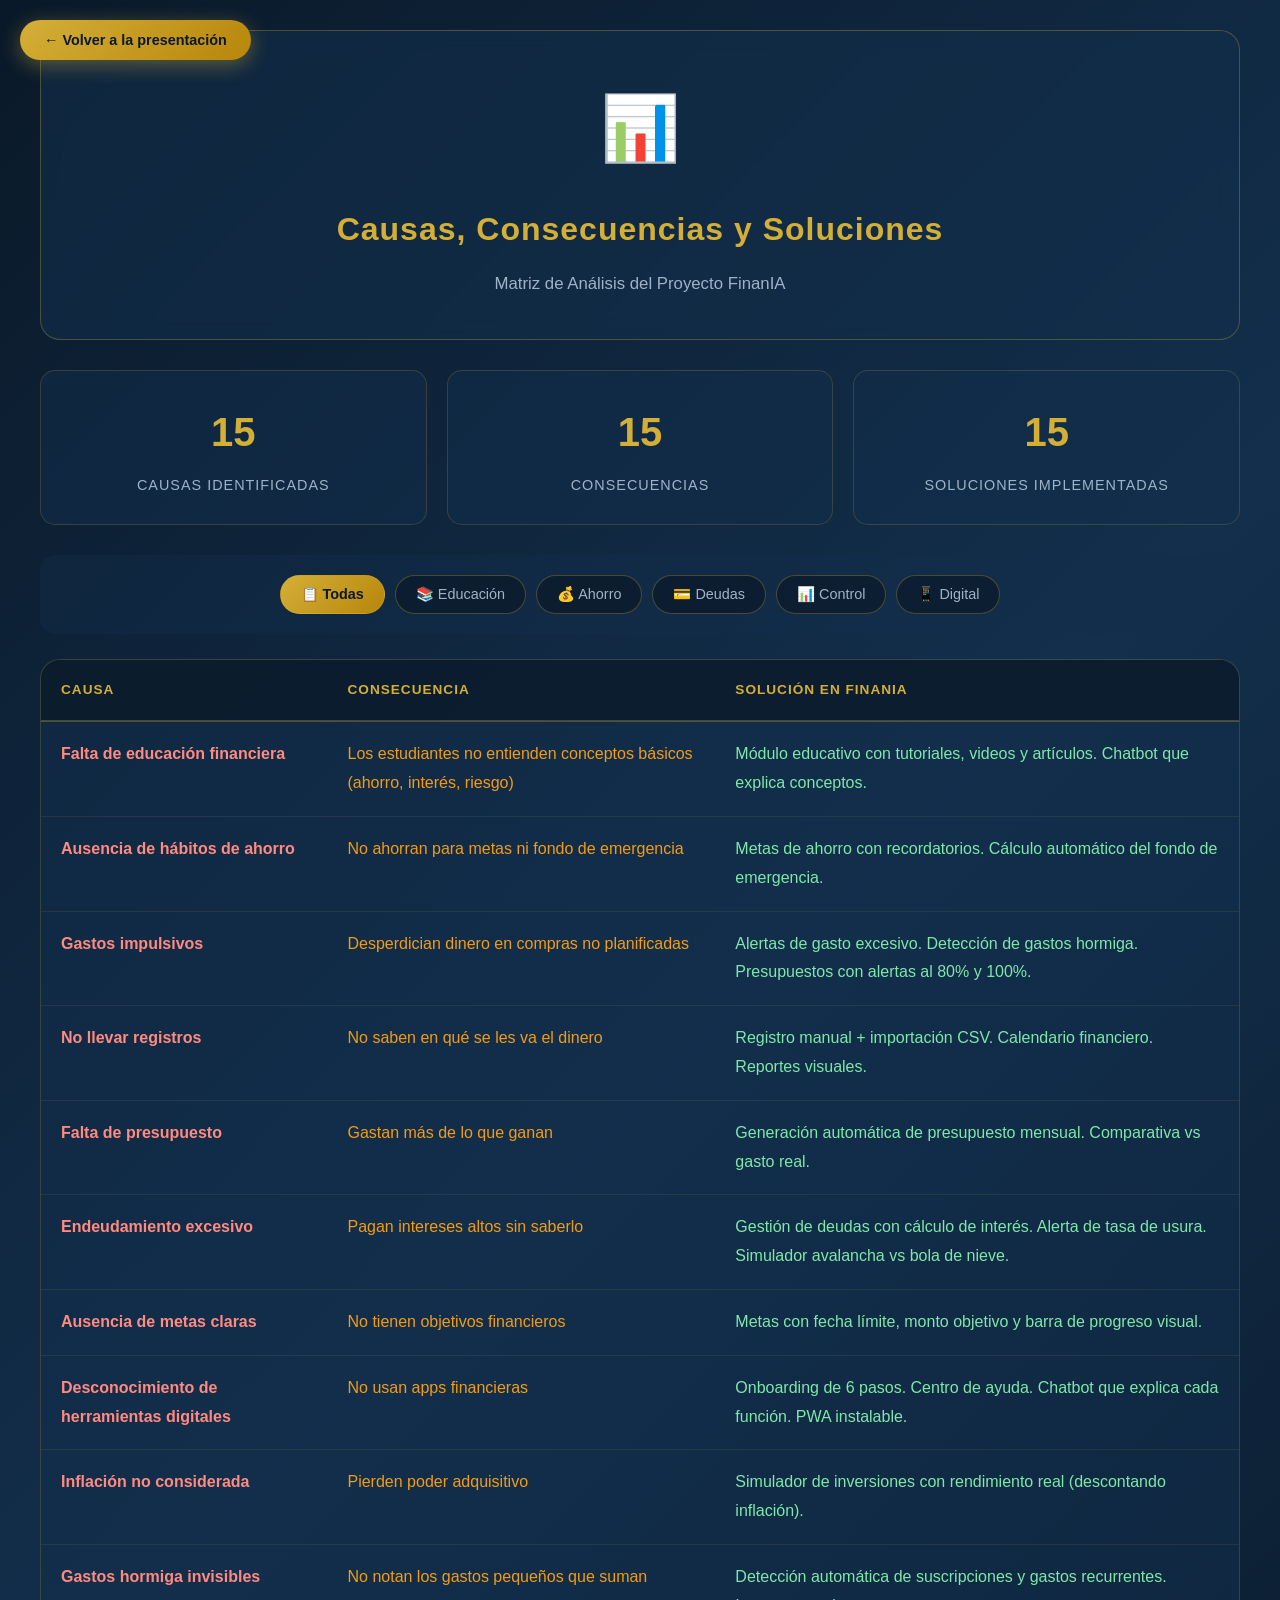
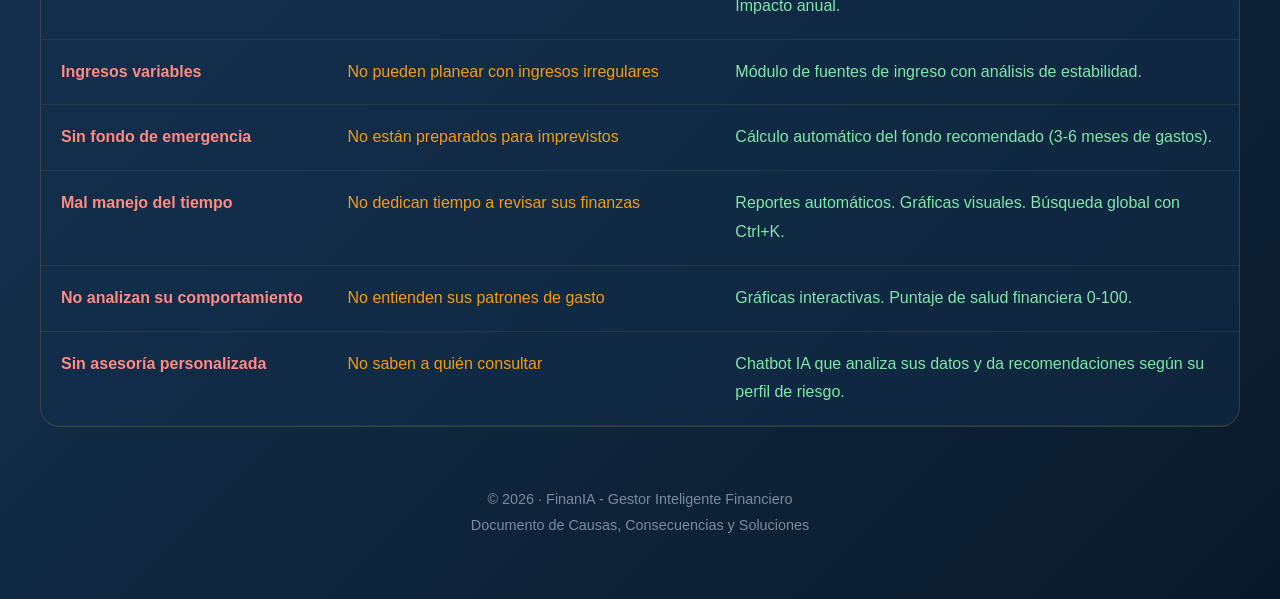
<file: docs/02-causas-consecuencias-soluciones.html>
<!DOCTYPE html>
<html lang="es">
<head>
<meta charset="UTF-8">
<meta name="viewport" content="width=device-width, initial-scale=1.0">
<title>Causas, Consecuencias y Soluciones - FinanIA</title>
<style>
  * { margin: 0; padding: 0; box-sizing: border-box; font-family: 'Segoe UI', Tahoma, sans-serif; }
  
  body {
    background: linear-gradient(135deg, #0a1929 0%, #132f4c 50%, #0a1929 100%);
    color: #e6edf3;
    min-height: 100vh;
    padding: 30px 20px;
    line-height: 1.8;
  }
  
  .container {
    max-width: 1200px;
    margin: 0 auto;
  }
  
  header {
    text-align: center;
    padding: 40px 20px;
    background: rgba(19, 47, 76, 0.6);
    border-radius: 20px;
    border: 1px solid rgba(212, 175, 55, 0.3);
    margin-bottom: 30px;
    backdrop-filter: blur(10px);
  }
  
  header .icono {
    font-size: 4rem;
    margin-bottom: 15px;
  }
  
  header h1 {
    color: #d4af37;
    font-size: 2rem;
    margin-bottom: 10px;
    letter-spacing: 1px;
  }
  
  header p {
    color: #9fb3c8;
    font-size: 1.05rem;
  }
  
  /* Contador de filas */
  .stats {
    display: grid;
    grid-template-columns: repeat(auto-fit, minmax(200px, 1fr));
    gap: 20px;
    margin-bottom: 30px;
  }
  
  .stat {
    background: rgba(19, 47, 76, 0.5);
    border-radius: 15px;
    padding: 25px;
    text-align: center;
    border: 1px solid rgba(212, 175, 55, 0.2);
    transition: all 0.3s;
  }
  
  .stat:hover {
    transform: translateY(-5px);
    border-color: rgba(212, 175, 55, 0.5);
  }
  
  .stat .numero {
    font-size: 2.5rem;
    font-weight: bold;
    color: #d4af37;
    margin-bottom: 5px;
  }
  
  .stat .etiqueta {
    color: #9fb3c8;
    font-size: 0.9rem;
    text-transform: uppercase;
    letter-spacing: 1px;
  }
  
  /* Filtros */
  .filtros {
    display: flex;
    flex-wrap: wrap;
    gap: 10px;
    margin-bottom: 25px;
    padding: 20px;
    background: rgba(19, 47, 76, 0.4);
    border-radius: 15px;
    justify-content: center;
  }
  
  .filtro-btn {
    padding: 10px 20px;
    background: rgba(10, 25, 41, 0.7);
    color: #9fb3c8;
    border: 1px solid rgba(212, 175, 55, 0.3);
    border-radius: 25px;
    cursor: pointer;
    font-size: 0.9rem;
    transition: all 0.3s;
  }
  
  .filtro-btn:hover,
  .filtro-btn.activo {
    background: linear-gradient(135deg, #d4af37, #b8860b);
    color: #0a1929;
    font-weight: bold;
  }
  
  /* Tabla */
  .tabla-container {
    background: rgba(19, 47, 76, 0.5);
    border-radius: 20px;
    overflow: hidden;
    border: 1px solid rgba(212, 175, 55, 0.2);
    margin-bottom: 25px;
  }
  
  table {
    width: 100%;
    border-collapse: collapse;
  }
  
  thead {
    background: rgba(10, 25, 41, 0.8);
  }
  
  thead th {
    padding: 18px 20px;
    text-align: left;
    color: #d4af37;
    font-size: 0.85rem;
    text-transform: uppercase;
    letter-spacing: 1px;
    border-bottom: 2px solid rgba(212, 175, 55, 0.3);
  }
  
  tbody tr {
    border-bottom: 1px solid rgba(212, 175, 55, 0.1);
    transition: background 0.2s;
    animation: fadeIn 0.3s ease-out backwards;
  }
  
  tbody tr:nth-child(1) { animation-delay: 0.03s; }
  tbody tr:nth-child(2) { animation-delay: 0.06s; }
  tbody tr:nth-child(3) { animation-delay: 0.09s; }
  tbody tr:nth-child(4) { animation-delay: 0.12s; }
  tbody tr:nth-child(5) { animation-delay: 0.15s; }
  tbody tr:nth-child(6) { animation-delay: 0.18s; }
  tbody tr:nth-child(7) { animation-delay: 0.21s; }
  tbody tr:nth-child(8) { animation-delay: 0.24s; }
  tbody tr:nth-child(9) { animation-delay: 0.27s; }
  tbody tr:nth-child(10) { animation-delay: 0.30s; }
  tbody tr:nth-child(11) { animation-delay: 0.33s; }
  tbody tr:nth-child(12) { animation-delay: 0.36s; }
  tbody tr:nth-child(13) { animation-delay: 0.39s; }
  tbody tr:nth-child(14) { animation-delay: 0.42s; }
  tbody tr:nth-child(15) { animation-delay: 0.45s; }
  
  @keyframes fadeIn {
    from { opacity: 0; transform: translateX(-10px); }
    to { opacity: 1; transform: translateX(0); }
  }
  
  tbody tr:hover {
    background: rgba(212, 175, 55, 0.08);
  }
  
  tbody td {
    padding: 18px 20px;
    color: #c9d6e3;
    vertical-align: top;
  }
  
  tbody td:first-child {
    color: #ff8a80;
    font-weight: 600;
  }
  
  tbody td:nth-child(2) {
    color: #f39c12;
  }
  
  tbody td:last-child {
    color: #7ee8a8;
  }
  
  .etiqueta-tipo {
    display: inline-block;
    padding: 3px 10px;
    border-radius: 12px;
    font-size: 0.75rem;
    font-weight: bold;
    margin-right: 5px;
  }
  
  .etiqueta-tipo.causa { background: rgba(231, 76, 60, 0.2); color: #ff8a80; }
  .etiqueta-tipo.consecuencia { background: rgba(243, 156, 18, 0.2); color: #f39c12; }
  .etiqueta-tipo.solucion { background: rgba(39, 174, 96, 0.2); color: #7ee8a8; }
  
  /* Botón volver arriba */
  .btn-top {
    position: fixed;
    bottom: 30px;
    right: 30px;
    width: 50px;
    height: 50px;
    border-radius: 50%;
    background: linear-gradient(135deg, #d4af37, #b8860b);
    color: #0a1929;
    border: none;
    cursor: pointer;
    font-size: 1.5rem;
    box-shadow: 0 5px 20px rgba(212, 175, 55, 0.4);
    transition: all 0.3s;
    opacity: 0;
    visibility: hidden;
  }
  
  .btn-top.visible {
    opacity: 1;
    visibility: visible;
  }
  
  .btn-top:hover {
    transform: translateY(-5px);
  }
  
  footer {
    text-align: center;
    padding: 30px;
    color: #7a8a9c;
    font-size: 0.9rem;
    margin-top: 30px;
  }
  
  @media (max-width: 768px) {
    header h1 { font-size: 1.4rem; }
    table { font-size: 0.85rem; }
    thead th, tbody td { padding: 12px 10px; }
    .btn-top { bottom: 15px; right: 15px; }
  }
</style>
</head>
<body>

  <button onclick="volverPresentacion()" class="btn-volver">
  ← Volver a la presentación
</button>

<script>
  function volverPresentacion() {
    // Intentar cerrar la pestaña (funciona si se abrió con window.open)
    window.close();
    
    // Si después de 300ms la pestaña sigue abierta, redirigir
    setTimeout(function() {
      window.location.href = '../presentacion/index.html';
    }, 300);
  }
</script>

<style>.btn-volver {
  position: fixed;
  top: 20px;
  left: 20px;
  padding: 12px 24px;
  background: linear-gradient(135deg, #d4af37, #b8860b);
  color: #0a1929;
  border: none;
  border-radius: 25px;
  font-weight: bold;
  font-size: 0.9rem;
  box-shadow: 0 5px 20px rgba(212, 175, 55, 0.4);
  z-index: 9999;
  transition: all 0.3s;
  font-family: 'Segoe UI', Tahoma, sans-serif;
  cursor: pointer;
}
.btn-volver:hover {
  transform: translateY(-3px);
  box-shadow: 0 8px 30px rgba(212, 175, 55, 0.6);
}
</style>

<div class="container">

  <header>
    <div class="icono">📊</div>
    <h1>Causas, Consecuencias y Soluciones</h1>
    <p>Matriz de Análisis del Proyecto FinanIA</p>
  </header>

  <!-- Estadísticas -->
  <div class="stats">
    <div class="stat">
      <div class="numero">15</div>
      <div class="etiqueta">Causas identificadas</div>
    </div>
    <div class="stat">
      <div class="numero">15</div>
      <div class="etiqueta">Consecuencias</div>
    </div>
    <div class="stat">
      <div class="numero">15</div>
      <div class="etiqueta">Soluciones implementadas</div>
    </div>
  </div>

  <!-- Filtros -->
  <div class="filtros">
    <button class="filtro-btn activo" onclick="filtrar('todas')">📋 Todas</button>
    <button class="filtro-btn" onclick="filtrar('educacion')">📚 Educación</button>
    <button class="filtro-btn" onclick="filtrar('ahorro')">💰 Ahorro</button>
    <button class="filtro-btn" onclick="filtrar('deuda')">💳 Deudas</button>
    <button class="filtro-btn" onclick="filtrar('control')">📊 Control</button>
    <button class="filtro-btn" onclick="filtrar('digital')">📱 Digital</button>
  </div>

  <!-- Tabla -->
  <div class="tabla-container">
    <table id="tablaMatriz">
      <thead>
        <tr>
          <th>Causa</th>
          <th>Consecuencia</th>
          <th>Solución en FinanIA</th>
        </tr>
      </thead>
      <tbody>
        <tr data-cat="educacion">
          <td>Falta de educación financiera</td>
          <td>Los estudiantes no entienden conceptos básicos (ahorro, interés, riesgo)</td>
          <td>Módulo educativo con tutoriales, videos y artículos. Chatbot que explica conceptos.</td>
        </tr>
        <tr data-cat="ahorro">
          <td>Ausencia de hábitos de ahorro</td>
          <td>No ahorran para metas ni fondo de emergencia</td>
          <td>Metas de ahorro con recordatorios. Cálculo automático del fondo de emergencia.</td>
        </tr>
        <tr data-cat="control">
          <td>Gastos impulsivos</td>
          <td>Desperdician dinero en compras no planificadas</td>
          <td>Alertas de gasto excesivo. Detección de gastos hormiga. Presupuestos con alertas al 80% y 100%.</td>
        </tr>
        <tr data-cat="control">
          <td>No llevar registros</td>
          <td>No saben en qué se les va el dinero</td>
          <td>Registro manual + importación CSV. Calendario financiero. Reportes visuales.</td>
        </tr>
        <tr data-cat="control">
          <td>Falta de presupuesto</td>
          <td>Gastan más de lo que ganan</td>
          <td>Generación automática de presupuesto mensual. Comparativa vs gasto real.</td>
        </tr>
        <tr data-cat="deuda">
          <td>Endeudamiento excesivo</td>
          <td>Pagan intereses altos sin saberlo</td>
          <td>Gestión de deudas con cálculo de interés. Alerta de tasa de usura. Simulador avalancha vs bola de nieve.</td>
        </tr>
        <tr data-cat="ahorro">
          <td>Ausencia de metas claras</td>
          <td>No tienen objetivos financieros</td>
          <td>Metas con fecha límite, monto objetivo y barra de progreso visual.</td>
        </tr>
        <tr data-cat="digital">
          <td>Desconocimiento de herramientas digitales</td>
          <td>No usan apps financieras</td>
          <td>Onboarding de 6 pasos. Centro de ayuda. Chatbot que explica cada función. PWA instalable.</td>
        </tr>
        <tr data-cat="ahorro">
          <td>Inflación no considerada</td>
          <td>Pierden poder adquisitivo</td>
          <td>Simulador de inversiones con rendimiento real (descontando inflación).</td>
        </tr>
        <tr data-cat="control">
          <td>Gastos hormiga invisibles</td>
          <td>No notan los gastos pequeños que suman</td>
          <td>Detección automática de suscripciones y gastos recurrentes. Impacto anual.</td>
        </tr>
        <tr data-cat="ahorro">
          <td>Ingresos variables</td>
          <td>No pueden planear con ingresos irregulares</td>
          <td>Módulo de fuentes de ingreso con análisis de estabilidad.</td>
        </tr>
        <tr data-cat="ahorro">
          <td>Sin fondo de emergencia</td>
          <td>No están preparados para imprevistos</td>
          <td>Cálculo automático del fondo recomendado (3-6 meses de gastos).</td>
        </tr>
        <tr data-cat="control">
          <td>Mal manejo del tiempo</td>
          <td>No dedican tiempo a revisar sus finanzas</td>
          <td>Reportes automáticos. Gráficas visuales. Búsqueda global con Ctrl+K.</td>
        </tr>
        <tr data-cat="control">
          <td>No analizan su comportamiento</td>
          <td>No entienden sus patrones de gasto</td>
          <td>Gráficas interactivas. Puntaje de salud financiera 0-100.</td>
        </tr>
        <tr data-cat="educacion">
          <td>Sin asesoría personalizada</td>
          <td>No saben a quién consultar</td>
          <td>Chatbot IA que analiza sus datos y da recomendaciones según su perfil de riesgo.</td>
        </tr>
      </tbody>
    </table>
  </div>

  <footer>
    © 2026 · FinanIA - Gestor Inteligente Financiero<br>
    Documento de Causas, Consecuencias y Soluciones
  </footer>

</div>

<button class="btn-top" id="btnTop" onclick="window.scrollTo({top: 0, behavior: 'smooth'})">↑</button>

<script>
  function filtrar(categoria) {
    const filas = document.querySelectorAll('#tablaMatriz tbody tr');
    const botones = document.querySelectorAll('.filtro-btn');
    
    botones.forEach(btn => btn.classList.remove('activo'));
    event.target.classList.add('activo');
    
    filas.forEach(fila => {
      if (categoria === 'todas' || fila.dataset.cat === categoria) {
        fila.style.display = '';
      } else {
        fila.style.display = 'none';
      }
    });
  }

  window.addEventListener('scroll', function() {
    const btn = document.getElementById('btnTop');
    if (window.scrollY > 300) {
      btn.classList.add('visible');
    } else {
      btn.classList.remove('visible');
    }
  });
</script>

</body>
</html>
</file>
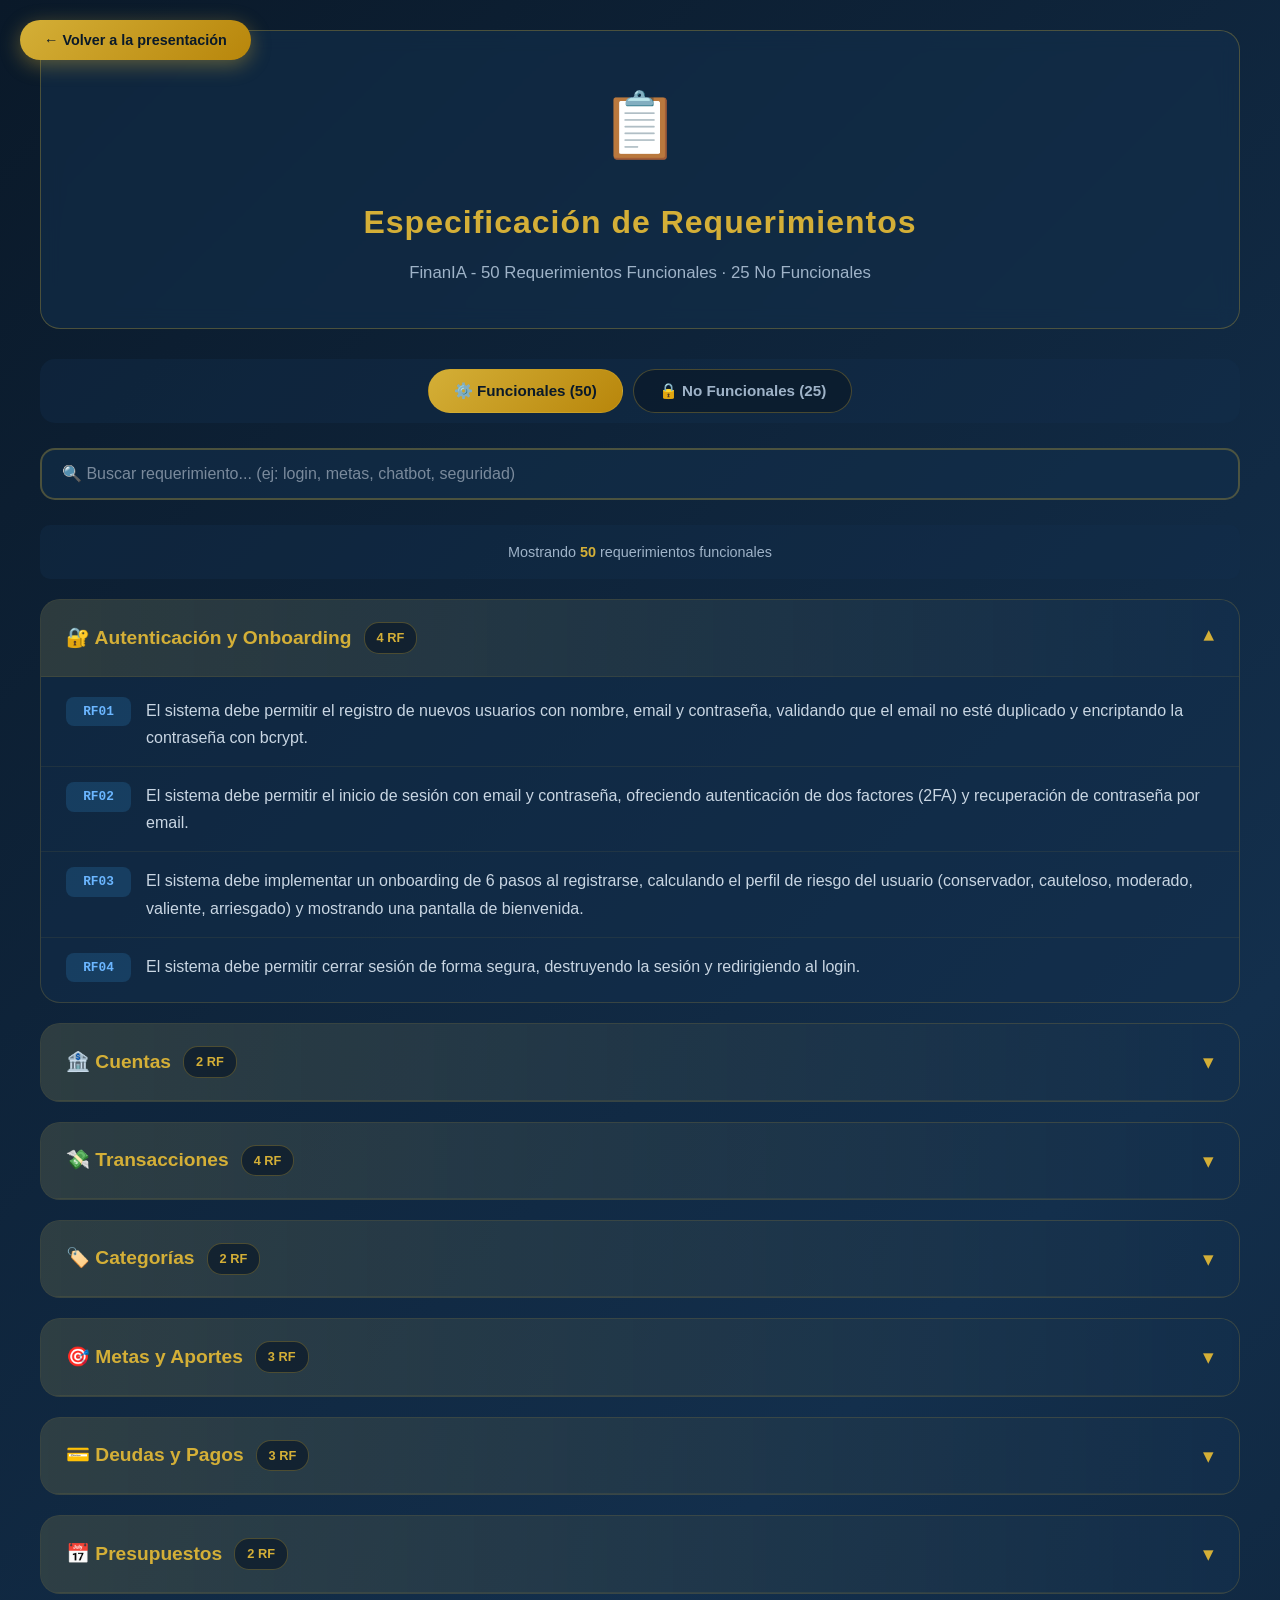
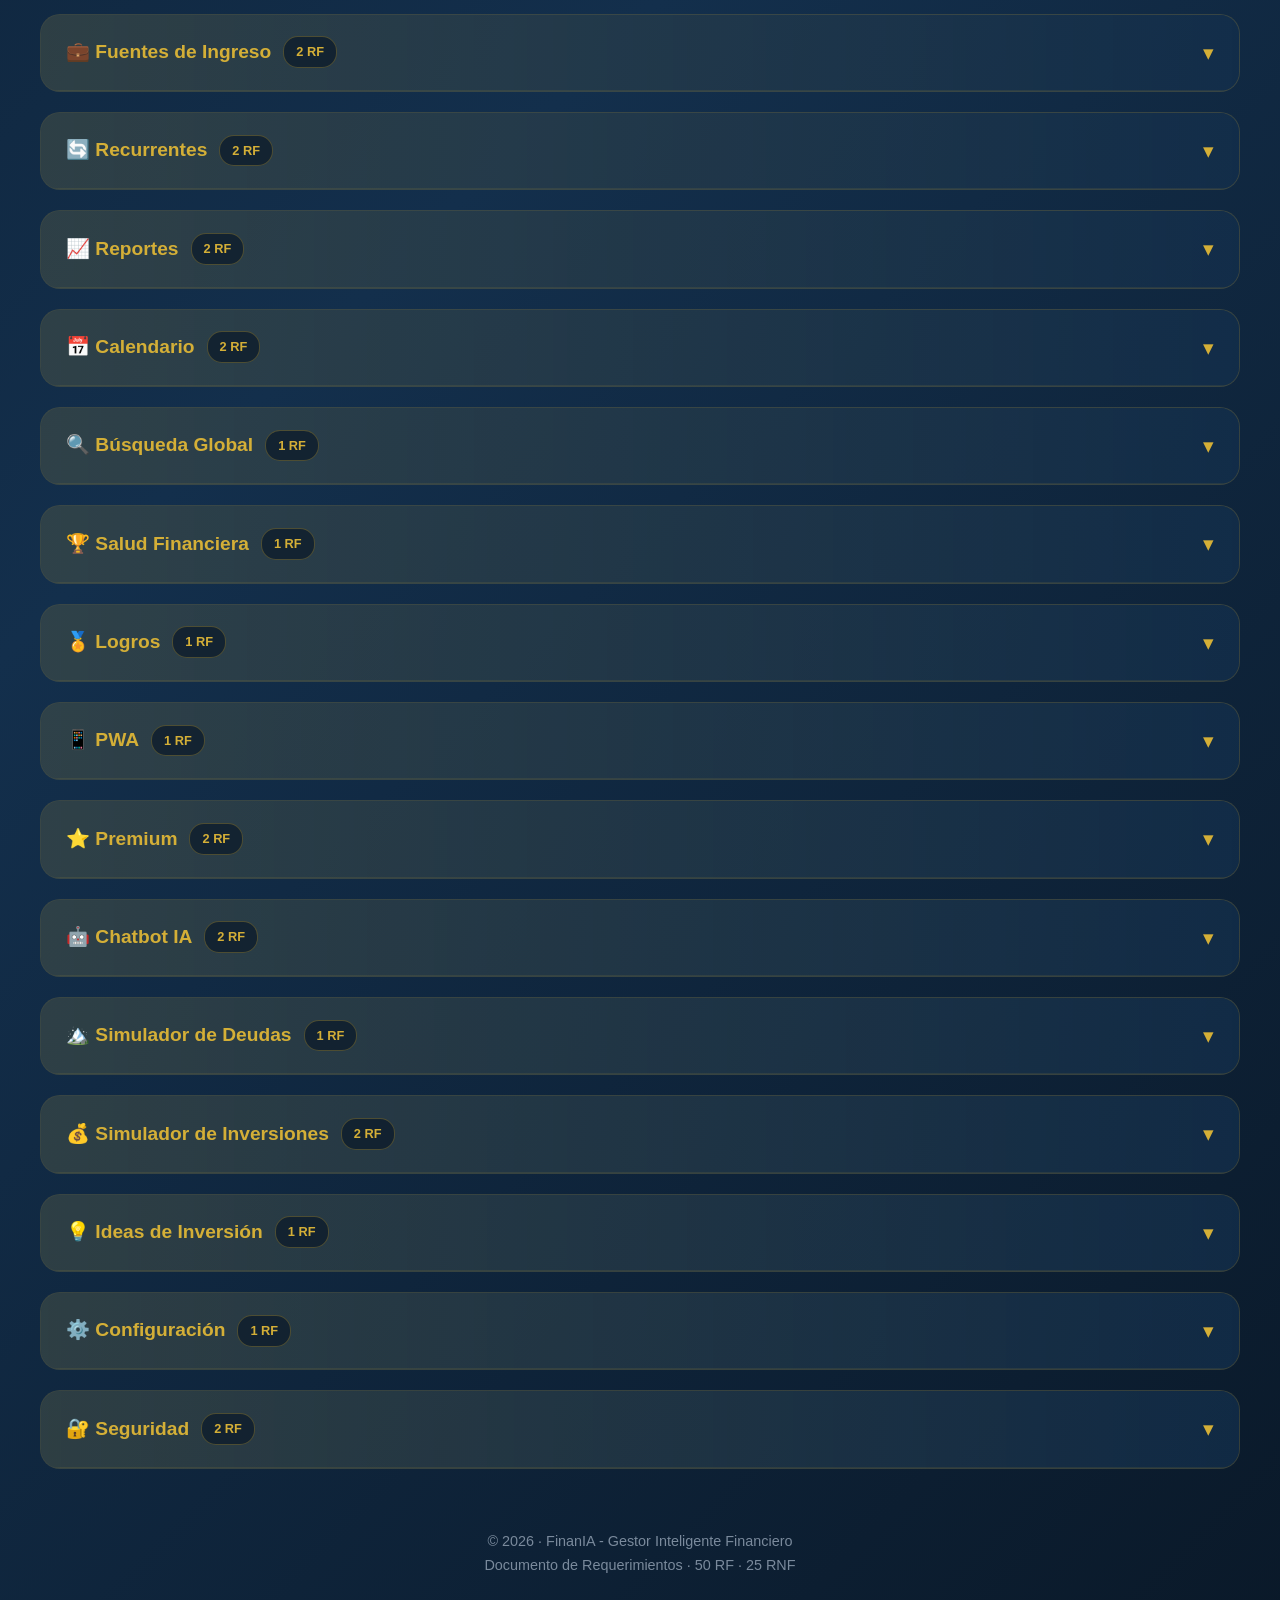
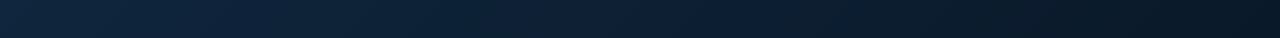
<file: docs/03-requerimientos-funcionales.html>
<!DOCTYPE html>
<html lang="es">
<head>
<meta charset="UTF-8">
<meta name="viewport" content="width=device-width, initial-scale=1.0">
<title>Requerimientos - FinanIA</title>
<style>
  * { margin: 0; padding: 0; box-sizing: border-box; font-family: 'Segoe UI', Tahoma, sans-serif; }
  
  body {
    background: linear-gradient(135deg, #0a1929 0%, #132f4c 50%, #0a1929 100%);
    color: #e6edf3;
    min-height: 100vh;
    padding: 30px 20px;
    line-height: 1.7;
  }
  
  .container {
    max-width: 1200px;
    margin: 0 auto;
  }
  
  header {
    text-align: center;
    padding: 40px 20px;
    background: rgba(19, 47, 76, 0.6);
    border-radius: 20px;
    border: 1px solid rgba(212, 175, 55, 0.3);
    margin-bottom: 30px;
    backdrop-filter: blur(10px);
  }
  
  header .icono {
    font-size: 4rem;
    margin-bottom: 15px;
  }
  
  header h1 {
    color: #d4af37;
    font-size: 2rem;
    margin-bottom: 10px;
    letter-spacing: 1px;
  }
  
  header p {
    color: #9fb3c8;
    font-size: 1.05rem;
  }

  /* Tabs de secciones */
  .tabs-secciones {
    display: flex;
    gap: 10px;
    margin-bottom: 25px;
    padding: 10px;
    background: rgba(19, 47, 76, 0.4);
    border-radius: 15px;
    justify-content: center;
    flex-wrap: wrap;
  }

  .tab-seccion {
    padding: 12px 25px;
    background: rgba(10, 25, 41, 0.7);
    color: #9fb3c8;
    border: 1px solid rgba(212, 175, 55, 0.3);
    border-radius: 25px;
    cursor: pointer;
    font-size: 0.95rem;
    font-weight: 600;
    transition: all 0.3s;
  }

  .tab-seccion:hover {
    background: rgba(212, 175, 55, 0.15);
    color: #d4af37;
  }

  .tab-seccion.activo {
    background: linear-gradient(135deg, #d4af37, #b8860b);
    color: #0a1929;
  }

  /* Contenedores de secciones */
  .seccion-contenido {
    display: none;
  }

  .seccion-contenido.activo {
    display: block;
    animation: fadeIn 0.4s ease-out;
  }

  @keyframes fadeIn {
    from { opacity: 0; transform: translateY(10px); }
    to { opacity: 1; transform: translateY(0); }
  }
  
  /* Buscador */
  .buscador {
    margin-bottom: 25px;
  }
  
  .buscador input {
    width: 100%;
    padding: 15px 20px;
    background: rgba(19, 47, 76, 0.6);
    border: 2px solid rgba(212, 175, 55, 0.3);
    border-radius: 15px;
    color: #e6edf3;
    font-size: 1rem;
    transition: all 0.3s;
  }
  
  .buscador input:focus {
    outline: none;
    border-color: #d4af37;
    box-shadow: 0 0 0 4px rgba(212, 175, 55, 0.15);
  }
  
  .buscador input::placeholder {
    color: #7a8a9c;
  }
  
  /* Módulos */
  .modulo {
    background: rgba(19, 47, 76, 0.5);
    border-radius: 20px;
    margin-bottom: 20px;
    overflow: hidden;
    border: 1px solid rgba(212, 175, 55, 0.2);
  }
  
  .modulo-header {
    padding: 20px 25px;
    background: linear-gradient(90deg, rgba(212, 175, 55, 0.15), rgba(19, 47, 76, 0.5));
    cursor: pointer;
    display: flex;
    justify-content: space-between;
    align-items: center;
    transition: background 0.3s;
    border-bottom: 1px solid rgba(212, 175, 55, 0.1);
  }
  
  .modulo-header:hover {
    background: linear-gradient(90deg, rgba(212, 175, 55, 0.25), rgba(19, 47, 76, 0.6));
  }
  
  .modulo-header h2 {
    color: #d4af37;
    font-size: 1.2rem;
    display: flex;
    align-items: center;
    gap: 12px;
    flex-wrap: wrap;
  }
  
  .modulo-header .contador {
    background: rgba(10, 25, 41, 0.7);
    color: #d4af37;
    padding: 4px 12px;
    border-radius: 15px;
    font-size: 0.8rem;
    font-weight: bold;
    border: 1px solid rgba(212, 175, 55, 0.3);
  }
  
  .modulo-header .icono-toggle {
    color: #d4af37;
    font-size: 1.3rem;
    transition: transform 0.3s;
  }
  
  .modulo-header .icono-toggle.abierto {
    transform: rotate(180deg);
  }
  
  .modulo-contenido {
    display: none;
    padding: 5px 0;
  }
  
  .modulo-contenido.abierto {
    display: block;
  }
  
  .requerimiento {
    display: flex;
    padding: 15px 25px;
    border-bottom: 1px solid rgba(212, 175, 55, 0.08);
    transition: background 0.2s;
    align-items: flex-start;
    gap: 15px;
  }
  
  .requerimiento:hover {
    background: rgba(212, 175, 55, 0.05);
  }
  
  .requerimiento:last-child {
    border-bottom: none;
  }
  
  .req-id {
    background: rgba(52, 152, 219, 0.2);
    color: #6bb6ff;
    padding: 4px 10px;
    border-radius: 8px;
    font-size: 0.8rem;
    font-weight: bold;
    flex-shrink: 0;
    min-width: 65px;
    text-align: center;
    font-family: 'Courier New', monospace;
  }

  .req-id.no-funcional {
    background: rgba(230, 126, 34, 0.2);
    color: #f39c12;
  }
  
  .req-texto {
    color: #c9d6e3;
    flex: 1;
  }
  
  /* Botón volver arriba */
  .btn-top {
    position: fixed;
    bottom: 30px;
    right: 30px;
    width: 50px;
    height: 50px;
    border-radius: 50%;
    background: linear-gradient(135deg, #d4af37, #b8860b);
    color: #0a1929;
    border: none;
    cursor: pointer;
    font-size: 1.5rem;
    box-shadow: 0 5px 20px rgba(212, 175, 55, 0.4);
    transition: all 0.3s;
    opacity: 0;
    visibility: hidden;
  }
  
  .btn-top.visible {
    opacity: 1;
    visibility: visible;
  }
  
  .btn-top:hover {
    transform: translateY(-5px);
  }
  
  /* Contador de resultados */
  .resultados-info {
    text-align: center;
    padding: 15px;
    color: #9fb3c8;
    font-size: 0.9rem;
    background: rgba(19, 47, 76, 0.4);
    border-radius: 10px;
    margin-bottom: 20px;
  }
  
  .resultados-info strong {
    color: #d4af37;
  }
  
  footer {
    text-align: center;
    padding: 30px;
    color: #7a8a9c;
    font-size: 0.9rem;
    margin-top: 30px;
  }
  
  @media (max-width: 768px) {
    header h1 { font-size: 1.4rem; }
    .modulo-header { padding: 15px; }
    .modulo-header h2 { font-size: 1rem; }
    .requerimiento { padding: 12px 15px; }
    .btn-top { bottom: 15px; right: 15px; }
    .tab-seccion { padding: 10px 18px; font-size: 0.85rem; }
  }
</style>
</head>
<body>

  <button onclick="volverPresentacion()" class="btn-volver">
  ← Volver a la presentación
</button>

<script>
  function volverPresentacion() {
    // Intentar cerrar la pestaña (funciona si se abrió con window.open)
    window.close();
    
    // Si después de 300ms la pestaña sigue abierta, redirigir
    setTimeout(function() {
      window.location.href = '../presentacion/index.html';
    }, 300);
  }
</script>

<style>.btn-volver {
  position: fixed;
  top: 20px;
  left: 20px;
  padding: 12px 24px;
  background: linear-gradient(135deg, #d4af37, #b8860b);
  color: #0a1929;
  border: none;
  border-radius: 25px;
  font-weight: bold;
  font-size: 0.9rem;
  box-shadow: 0 5px 20px rgba(212, 175, 55, 0.4);
  z-index: 9999;
  transition: all 0.3s;
  font-family: 'Segoe UI', Tahoma, sans-serif;
  cursor: pointer;
}
.btn-volver:hover {
  transform: translateY(-3px);
  box-shadow: 0 8px 30px rgba(212, 175, 55, 0.6);
}
</style>

<div class="container">

  <header>
    <div class="icono">📋</div>
    <h1>Especificación de Requerimientos</h1>
    <p>FinanIA - 50 Requerimientos Funcionales · 25 No Funcionales</p>
  </header>

  <!-- Tabs de secciones -->
  <div class="tabs-secciones">
    <button class="tab-seccion activo" onclick="cambiarSeccion('funcionales', this)">
      ⚙️ Funcionales (50)
    </button>
    <button class="tab-seccion" onclick="cambiarSeccion('no-funcionales', this)">
      🔒 No Funcionales (25)
    </button>
  </div>

  <!-- Buscador -->
  <div class="buscador">
    <input type="text" id="buscar" placeholder="🔍 Buscar requerimiento... (ej: login, metas, chatbot, seguridad)">
  </div>

  <div class="resultados-info" id="info">
    Mostrando <strong>50</strong> requerimientos funcionales
  </div>

  <!-- ============================================
       SECCIÓN: REQUERIMIENTOS FUNCIONALES
       ============================================ -->
  <div class="seccion-contenido activo" id="seccion-funcionales">
    <div id="modulos-funcionales">

      <!-- Módulo 1 -->
      <div class="modulo" data-modulo="Autenticación">
        <div class="modulo-header" onclick="toggleModulo(this)">
          <h2>🔐 Autenticación y Onboarding <span class="contador">4 RF</span></h2>
          <span class="icono-toggle">▾</span>
        </div>
        <div class="modulo-contenido">
          <div class="requerimiento"><span class="req-id">RF01</span><span class="req-texto">El sistema debe permitir el registro de nuevos usuarios con nombre, email y contraseña, validando que el email no esté duplicado y encriptando la contraseña con bcrypt.</span></div>
          <div class="requerimiento"><span class="req-id">RF02</span><span class="req-texto">El sistema debe permitir el inicio de sesión con email y contraseña, ofreciendo autenticación de dos factores (2FA) y recuperación de contraseña por email.</span></div>
          <div class="requerimiento"><span class="req-id">RF03</span><span class="req-texto">El sistema debe implementar un onboarding de 6 pasos al registrarse, calculando el perfil de riesgo del usuario (conservador, cauteloso, moderado, valiente, arriesgado) y mostrando una pantalla de bienvenida.</span></div>
          <div class="requerimiento"><span class="req-id">RF04</span><span class="req-texto">El sistema debe permitir cerrar sesión de forma segura, destruyendo la sesión y redirigiendo al login.</span></div>
        </div>
      </div>

      <!-- Módulo 2 -->
      <div class="modulo" data-modulo="Cuentas">
        <div class="modulo-header" onclick="toggleModulo(this)">
          <h2>🏦 Cuentas <span class="contador">2 RF</span></h2>
          <span class="icono-toggle">▾</span>
        </div>
        <div class="modulo-contenido">
          <div class="requerimiento"><span class="req-id">RF05</span><span class="req-texto">El sistema debe permitir crear, editar y eliminar cuentas (efectivo, ahorros, corriente, tarjeta, inversión) con nombre, saldo inicial y etiqueta personalizada.</span></div>
          <div class="requerimiento"><span class="req-id">RF06</span><span class="req-texto">El sistema debe calcular automáticamente el saldo actual de cada cuenta y mostrar el saldo consolidado de todas las cuentas.</span></div>
        </div>
      </div>

      <!-- Módulo 3 -->
      <div class="modulo" data-modulo="Transacciones">
        <div class="modulo-header" onclick="toggleModulo(this)">
          <h2>💸 Transacciones <span class="contador">4 RF</span></h2>
          <span class="icono-toggle">▾</span>
        </div>
        <div class="modulo-contenido">
          <div class="requerimiento"><span class="req-id">RF07</span><span class="req-texto">El sistema debe permitir registrar ingresos y gastos con monto, fecha, categoría, cuenta, descripción y método de pago, marcando transacciones como recurrentes.</span></div>
          <div class="requerimiento"><span class="req-id">RF08</span><span class="req-texto">El sistema debe permitir importar transacciones desde archivos CSV, detectando automáticamente las columnas de fecha, monto y descripción, y categorizando automáticamente según palabras clave.</span></div>
          <div class="requerimiento"><span class="req-id">RF09</span><span class="req-texto">El sistema debe permitir editar y eliminar transacciones, filtrarlas por tipo (ingreso/gasto) y buscarlas por descripción o categoría.</span></div>
          <div class="requerimiento"><span class="req-id">RF10</span><span class="req-texto">El sistema debe filtrar dinámicamente las categorías según el tipo de transacción seleccionado (JavaScript).</span></div>
        </div>
      </div>

      <!-- Módulo 4 -->
      <div class="modulo" data-modulo="Categorías">
        <div class="modulo-header" onclick="toggleModulo(this)">
          <h2>🏷️ Categorías <span class="contador">2 RF</span></h2>
          <span class="icono-toggle">▾</span>
        </div>
        <div class="modulo-contenido">
          <div class="requerimiento"><span class="req-id">RF11</span><span class="req-texto">El sistema debe permitir crear, editar y eliminar categorías de ingreso y gasto, personalizando color e ícono.</span></div>
          <div class="requerimiento"><span class="req-id">RF12</span><span class="req-texto">El sistema debe proteger la eliminación de categorías que tengan transacciones o presupuestos asociados.</span></div>
        </div>
      </div>

      <!-- Módulo 5 -->
      <div class="modulo" data-modulo="Metas">
        <div class="modulo-header" onclick="toggleModulo(this)">
          <h2>🎯 Metas y Aportes <span class="contador">3 RF</span></h2>
          <span class="icono-toggle">▾</span>
        </div>
        <div class="modulo-contenido">
          <div class="requerimiento"><span class="req-id">RF13</span><span class="req-texto">El sistema debe permitir crear, editar y eliminar metas con nombre, monto objetivo, fecha límite y barra de progreso visual.</span></div>
          <div class="requerimiento"><span class="req-id">RF14</span><span class="req-texto">El sistema debe permitir registrar aportes a las metas, manteniendo un historial editable y eliminable, y recalculando el progreso automáticamente.</span></div>
          <div class="requerimiento"><span class="req-id">RF15</span><span class="req-texto">El sistema debe calcular automáticamente el fondo de emergencia recomendado (3-6 meses de gastos).</span></div>
        </div>
      </div>

      <!-- Módulo 6 -->
      <div class="modulo" data-modulo="Deudas">
        <div class="modulo-header" onclick="toggleModulo(this)">
          <h2>💳 Deudas y Pagos <span class="contador">3 RF</span></h2>
          <span class="icono-toggle">▾</span>
        </div>
        <div class="modulo-contenido">
          <div class="requerimiento"><span class="req-id">RF16</span><span class="req-texto">El sistema debe permitir registrar, editar y eliminar deudas con acreedor, monto, tasa de interés, vencimiento y pago mínimo, calculando el interés compuesto.</span></div>
          <div class="requerimiento"><span class="req-id">RF17</span><span class="req-texto">El sistema debe alertar si una deuda supera la tasa de usura (28.79% EA) y generar un calendario de pagos con alertas 7 días antes del vencimiento.</span></div>
          <div class="requerimiento"><span class="req-id">RF18</span><span class="req-texto">El sistema debe permitir registrar pagos parciales o totales a las deudas, manteniendo un historial editable y recalculando el saldo pendiente.</span></div>
        </div>
      </div>

      <!-- Módulo 7 -->
      <div class="modulo" data-modulo="Presupuestos">
        <div class="modulo-header" onclick="toggleModulo(this)">
          <h2>📅 Presupuestos <span class="contador">2 RF</span></h2>
          <span class="icono-toggle">▾</span>
        </div>
        <div class="modulo-contenido">
          <div class="requerimiento"><span class="req-id">RF19</span><span class="req-texto">El sistema debe permitir crear, editar y eliminar presupuestos mensuales por categoría, comparando el presupuesto con el gasto real.</span></div>
          <div class="requerimiento"><span class="req-id">RF20</span><span class="req-texto">El sistema debe generar alertas automáticas al 80% y 100% del presupuesto por categoría.</span></div>
        </div>
      </div>

      <!-- Módulo 8 -->
      <div class="modulo" data-modulo="Fuentes">
        <div class="modulo-header" onclick="toggleModulo(this)">
          <h2>💼 Fuentes de Ingreso <span class="contador">2 RF</span></h2>
          <span class="icono-toggle">▾</span>
        </div>
        <div class="modulo-contenido">
          <div class="requerimiento"><span class="req-id">RF21</span><span class="req-texto">El sistema debe permitir registrar fuentes de ingreso con tipo y frecuencia, calculando la estabilidad de los ingresos (0-100%).</span></div>
          <div class="requerimiento"><span class="req-id">RF22</span><span class="req-texto">El sistema debe proyectar los ingresos futuros basándose en el historial de las fuentes de ingreso.</span></div>
        </div>
      </div>

      <!-- Módulo 9 -->
      <div class="modulo" data-modulo="Recurrentes">
        <div class="modulo-header" onclick="toggleModulo(this)">
          <h2>🔄 Recurrentes <span class="contador">2 RF</span></h2>
          <span class="icono-toggle">▾</span>
        </div>
        <div class="modulo-contenido">
          <div class="requerimiento"><span class="req-id">RF23</span><span class="req-texto">El sistema debe agrupar las transacciones recurrentes y mostrar su impacto mensual y anual.</span></div>
          <div class="requerimiento"><span class="req-id">RF24</span><span class="req-texto">El sistema debe detectar automáticamente posibles suscripciones (gastos repetidos pequeños) y mostrarlas agrupadas.</span></div>
        </div>
      </div>

      <!-- Módulo 10 -->
      <div class="modulo" data-modulo="Reportes">
        <div class="modulo-header" onclick="toggleModulo(this)">
          <h2>📈 Reportes <span class="contador">2 RF</span></h2>
          <span class="icono-toggle">▾</span>
        </div>
        <div class="modulo-contenido">
          <div class="requerimiento"><span class="req-id">RF25</span><span class="req-texto">El sistema debe generar reportes con filtro por rango de fechas, mostrando gráficas de ingresos vs gastos, gastos por categoría y top 5 de gastos más altos.</span></div>
          <div class="requerimiento"><span class="req-id">RF26</span><span class="req-texto">El sistema debe permitir exportar los reportes a PDF.</span></div>
        </div>
      </div>

      <!-- Módulo 11 -->
      <div class="modulo" data-modulo="Calendario">
        <div class="modulo-header" onclick="toggleModulo(this)">
          <h2>📅 Calendario <span class="contador">2 RF</span></h2>
          <span class="icono-toggle">▾</span>
        </div>
        <div class="modulo-contenido">
          <div class="requerimiento"><span class="req-id">RF27</span><span class="req-texto">El sistema debe mostrar una vista de calendario mensual con las transacciones, vencimientos de deudas y metas.</span></div>
          <div class="requerimiento"><span class="req-id">RF28</span><span class="req-texto">El sistema debe proyectar las transacciones recurrentes en los próximos meses y mostrar el detalle de cada día al hacer clic.</span></div>
        </div>
      </div>

      <!-- Módulo 12 -->
      <div class="modulo" data-modulo="Búsqueda">
        <div class="modulo-header" onclick="toggleModulo(this)">
          <h2>🔍 Búsqueda Global <span class="contador">1 RF</span></h2>
          <span class="icono-toggle">▾</span>
        </div>
        <div class="modulo-contenido">
          <div class="requerimiento"><span class="req-id">RF29</span><span class="req-texto">El sistema debe permitir buscar en todo el sistema con Ctrl+K, mostrando resultados agrupados por tipo (transacciones, metas, deudas, cuentas, categorías, productos) y permitiendo navegar con flechas y Enter.</span></div>
        </div>
      </div>

      <!-- Módulo 13 -->
      <div class="modulo" data-modulo="Salud">
        <div class="modulo-header" onclick="toggleModulo(this)">
          <h2>🏆 Salud Financiera <span class="contador">1 RF</span></h2>
          <span class="icono-toggle">▾</span>
        </div>
        <div class="modulo-contenido">
          <div class="requerimiento"><span class="req-id">RF30</span><span class="req-texto">El sistema debe calcular un puntaje de salud financiera (0-100) evaluando 5 componentes: fondo de emergencia, nivel de deuda, tasa de ahorro, diversificación y estabilidad, mostrando el desglose con recomendaciones.</span></div>
        </div>
      </div>

      <!-- Módulo 14 -->
      <div class="modulo" data-modulo="Logros">
        <div class="modulo-header" onclick="toggleModulo(this)">
          <h2>🏅 Logros <span class="contador">1 RF</span></h2>
          <span class="icono-toggle">▾</span>
        </div>
        <div class="modulo-contenido">
          <div class="requerimiento"><span class="req-id">RF31</span><span class="req-texto">El sistema debe otorgar logros automáticamente al cumplir hitos, mostrando los logros desbloqueados, bloqueados y los puntos totales del usuario.</span></div>
        </div>
      </div>

      <!-- Módulo 15 -->
      <div class="modulo" data-modulo="PWA">
        <div class="modulo-header" onclick="toggleModulo(this)">
          <h2>📱 PWA <span class="contador">1 RF</span></h2>
          <span class="icono-toggle">▾</span>
        </div>
        <div class="modulo-contenido">
          <div class="requerimiento"><span class="req-id">RF32</span><span class="req-texto">El sistema debe ser instalable como app en PC, Android e iPhone, funcionando parcialmente offline con Service Worker y usando un manifiesto dinámico para evitar bloqueos en hostings.</span></div>
        </div>
      </div>

      <!-- Módulo 16 -->
      <div class="modulo" data-modulo="Premium">
        <div class="modulo-header" onclick="toggleModulo(this)">
          <h2>⭐ Premium <span class="contador">2 RF</span></h2>
          <span class="icono-toggle">▾</span>
        </div>
        <div class="modulo-contenido">
          <div class="requerimiento"><span class="req-id">RF33</span><span class="req-texto">El sistema debe mostrar los planes disponibles (Registrado vs Premium) y permitir el pago simulado con tarjeta, PSE, Nequi o Daviplata.</span></div>
          <div class="requerimiento"><span class="req-id">RF34</span><span class="req-texto">El sistema debe actualizar el rol del usuario a Premium después del pago y desbloquear las funciones avanzadas.</span></div>
        </div>
      </div>

      <!-- Módulo 17 -->
      <div class="modulo" data-modulo="Chatbot">
        <div class="modulo-header" onclick="toggleModulo(this)">
          <h2>🤖 Chatbot IA <span class="contador">2 RF</span></h2>
          <span class="icono-toggle">▾</span>
        </div>
        <div class="modulo-contenido">
          <div class="requerimiento"><span class="req-id">RF35</span><span class="req-texto">El sistema debe ofrecer un chatbot que responda preguntas financieras, personalice las respuestas según los datos reales del usuario, haga proyecciones y dé recomendaciones de inversión según su perfil de riesgo.</span></div>
          <div class="requerimiento"><span class="req-id">RF36</span><span class="req-texto">El sistema debe detectar intenciones sin depender de tildes ni mayúsculas, y explicar cómo funciona cada módulo del sistema.</span></div>
        </div>
      </div>

      <!-- Módulo 18 -->
      <div class="modulo" data-modulo="Simulador Deudas">
        <div class="modulo-header" onclick="toggleModulo(this)">
          <h2>🏔️ Simulador de Deudas <span class="contador">1 RF</span></h2>
          <span class="icono-toggle">▾</span>
        </div>
        <div class="modulo-contenido">
          <div class="requerimiento"><span class="req-id">RF37</span><span class="req-texto">El sistema debe simular las estrategias "avalancha" (mayor tasa primero) y "bola de nieve" (menor saldo primero), comparar ambas y recomendar la mejor, mostrando gráficas de evolución del saldo.</span></div>
        </div>
      </div>

      <!-- Módulo 19 -->
      <div class="modulo" data-modulo="Simulador Inversiones">
        <div class="modulo-header" onclick="toggleModulo(this)">
          <h2>💰 Simulador de Inversiones <span class="contador">2 RF</span></h2>
          <span class="icono-toggle">▾</span>
        </div>
        <div class="modulo-contenido">
          <div class="requerimiento"><span class="req-id">RF38</span><span class="req-texto">El sistema debe calcular el rendimiento de CDT, FIC y cuenta de ahorros, comparar los tres productos y calcular el rendimiento real (descontando inflación y retención).</span></div>
          <div class="requerimiento"><span class="req-id">RF39</span><span class="req-texto">El sistema debe calcular el aporte mensual necesario para alcanzar una meta y permitir personalizar la tasa de interés.</span></div>
        </div>
      </div>

      <!-- Módulo 20 -->
      <div class="modulo" data-modulo="Ideas Inversión">
        <div class="modulo-header" onclick="toggleModulo(this)">
          <h2>💡 Ideas de Inversión <span class="contador">1 RF</span></h2>
          <span class="icono-toggle">▾</span>
        </div>
        <div class="modulo-contenido">
          <div class="requerimiento"><span class="req-id">RF40</span><span class="req-texto">El sistema debe mostrar todas las opciones de inversión intangible ordenadas por perfil de riesgo (marcando la recomendada con justificación) y productos tangibles con cálculo exacto de rentabilidad según el presupuesto del usuario.</span></div>
        </div>
      </div>

      <!-- Módulo 21 -->
      <div class="modulo" data-modulo="Configuración">
        <div class="modulo-header" onclick="toggleModulo(this)">
          <h2>⚙️ Configuración <span class="contador">1 RF</span></h2>
          <span class="icono-toggle">▾</span>
        </div>
        <div class="modulo-contenido">
          <div class="requerimiento"><span class="req-id">RF41</span><span class="req-texto">El sistema debe permitir editar las tasas del mercado (usura, inflación, CDT) y actualizar las proyecciones cuando cambian las tasas.</span></div>
        </div>
      </div>

      <!-- Módulo 22 -->
      <div class="modulo" data-modulo="Seguridad">
        <div class="modulo-header" onclick="toggleModulo(this)">
          <h2>🔐 Seguridad <span class="contador">2 RF</span></h2>
          <span class="icono-toggle">▾</span>
        </div>
        <div class="modulo-contenido">
          <div class="requerimiento"><span class="req-id">RF42</span><span class="req-texto">El sistema debe proteger todos los formularios con tokens CSRF, usar consultas preparadas (PDO) para prevenir inyección SQL y validar la pertenencia de datos (categoría, cuenta) al usuario.</span></div>
          <div class="requerimiento"><span class="req-id">RF43</span><span class="req-texto">El sistema debe expirar las sesiones después de 30 minutos de inactividad y registrar los intentos fallidos de login.</span></div>
        </div>
      </div>

    </div>
  </div>

  <!-- ============================================
       SECCIÓN: REQUERIMIENTOS NO FUNCIONALES
       ============================================ -->
  <div class="seccion-contenido" id="seccion-no-funcionales">
    <div id="modulos-no-funcionales">

      <!-- Módulo 1: Rendimiento -->
      <div class="modulo" data-modulo="Rendimiento">
        <div class="modulo-header" onclick="toggleModulo(this)">
          <h2>⚡ Rendimiento <span class="contador">4 RNF</span></h2>
          <span class="icono-toggle">▾</span>
        </div>
        <div class="modulo-contenido">
          <div class="requerimiento"><span class="req-id no-funcional">RNF01</span><span class="req-texto">El sistema debe cargar cualquier página en menos de 2 segundos en condiciones normales de red.</span></div>
          <div class="requerimiento"><span class="req-id no-funcional">RNF02</span><span class="req-texto">El sistema debe soportar hasta 100 usuarios concurrentes sin degradar el rendimiento.</span></div>
          <div class="requerimiento"><span class="req-id no-funcional">RNF03</span><span class="req-texto">Las consultas a la base de datos deben ejecutarse en menos de 500 ms para el 95% de las peticiones.</span></div>
          <div class="requerimiento"><span class="req-id no-funcional">RNF04</span><span class="req-texto">El sistema debe procesar la importación de archivos CSV de hasta 5 MB en menos de 10 segundos.</span></div>
        </div>
      </div>

      <!-- Módulo 2: Seguridad -->
      <div class="modulo" data-modulo="Seguridad RNF">
        <div class="modulo-header" onclick="toggleModulo(this)">
          <h2>🔒 Seguridad <span class="contador">5 RNF</span></h2>
          <span class="icono-toggle">▾</span>
        </div>
        <div class="modulo-contenido">
          <div class="requerimiento"><span class="req-id no-funcional">RNF05</span><span class="req-texto">Todas las contraseñas deben almacenarse cifradas con bcrypt (mínimo 10 rondas).</span></div>
          <div class="requerimiento"><span class="req-id no-funcional">RNF06</span><span class="req-texto">Todas las comunicaciones deben usar HTTPS/TLS 1.2 o superior en producción.</span></div>
          <div class="requerimiento"><span class="req-id no-funcional">RNF07</span><span class="req-texto">El sistema debe cumplir con el estándar OWASP Top 10 para prevenir vulnerabilidades comunes.</span></div>
          <div class="requerimiento"><span class="req-id no-funcional">RNF08</span><span class="req-texto">Las sesiones deben expirar después de 30 minutos de inactividad y usar tokens seguros.</span></div>
          <div class="requerimiento"><span class="req-id no-funcional">RNF09</span><span class="req-texto">El sistema debe cumplir con la normativa GDPR para protección de datos personales.</span></div>
        </div>
      </div>

      <!-- Módulo 3: Usabilidad -->
      <div class="modulo" data-modulo="Usabilidad">
        <div class="modulo-header" onclick="toggleModulo(this)">
          <h2>🎨 Usabilidad <span class="contador">5 RNF</span></h2>
          <span class="icono-toggle">▾</span>
        </div>
        <div class="modulo-contenido">
          <div class="requerimiento"><span class="req-id no-funcional">RNF10</span><span class="req-texto">La interfaz debe cumplir con los estándares de accesibilidad WCAG 2.1 nivel AA.</span></div>
          <div class="requerimiento"><span class="req-id no-funcional">RNF11</span><span class="req-texto">El diseño debe ser responsive y adaptarse a dispositivos desde 320px hasta 4K.</span></div>
          <div class="requerimiento"><span class="req-id no-funcional">RNF12</span><span class="req-texto">El sistema debe ofrecer modo oscuro y claro, con persistencia de la preferencia del usuario.</span></div>
          <div class="requerimiento"><span class="req-id no-funcional">RNF13</span><span class="req-texto">Los mensajes de error deben ser claros y en español, indicando cómo solucionar el problema.</span></div>
          <div class="requerimiento"><span class="req-id no-funcional">RNF14</span><span class="req-texto">El sistema debe incluir un centro de ayuda con documentación de cada módulo y un chatbot de soporte.</span></div>
        </div>
      </div>

      <!-- Módulo 4: Compatibilidad -->
      <div class="modulo" data-modulo="Compatibilidad">
        <div class="modulo-header" onclick="toggleModulo(this)">
          <h2>🌐 Compatibilidad <span class="contador">3 RNF</span></h2>
          <span class="icono-toggle">▾</span>
        </div>
        <div class="modulo-contenido">
          <div class="requerimiento"><span class="req-id no-funcional">RNF15</span><span class="req-texto">El sistema debe ser compatible con Chrome, Firefox, Edge y Safari en sus últimas versiones.</span></div>
          <div class="requerimiento"><span class="req-id no-funcional">RNF16</span><span class="req-texto">El sistema debe funcionar en Windows, macOS, Linux, Android e iOS.</span></div>
          <div class="requerimiento"><span class="req-id no-funcional">RNF17</span><span class="req-texto">El sistema debe ser instalable como PWA en PC, Android e iPhone.</span></div>
        </div>
      </div>

      <!-- Módulo 5: Mantenibilidad -->
      <div class="modulo" data-modulo="Mantenibilidad">
        <div class="modulo-header" onclick="toggleModulo(this)">
          <h2>🔧 Mantenibilidad <span class="contador">3 RNF</span></h2>
          <span class="icono-toggle">▾</span>
        </div>
        <div class="modulo-contenido">
          <div class="requerimiento"><span class="req-id no-funcional">RNF18</span><span class="req-texto">El código debe seguir el patrón MVC para facilitar el mantenimiento y la escalabilidad.</span></div>
          <div class="requerimiento"><span class="req-id no-funcional">RNF19</span><span class="req-texto">El código debe estar documentado con comentarios y seguir estándares de codificación PSR-12.</span></div>
          <div class="requerimiento"><span class="req-id no-funcional">RNF20</span><span class="req-texto">El sistema debe usar control de versiones con Git y tener un repositorio en GitHub.</span></div>
        </div>
      </div>

      <!-- Módulo 6: Disponibilidad -->
      <div class="modulo" data-modulo="Disponibilidad">
        <div class="modulo-header" onclick="toggleModulo(this)">
          <h2>📡 Disponibilidad <span class="contador">3 RNF</span></h2>
          <span class="icono-toggle">▾</span>
        </div>
        <div class="modulo-contenido">
          <div class="requerimiento"><span class="req-id no-funcional">RNF21</span><span class="req-texto">El sistema debe tener una disponibilidad mínima del 99% en producción.</span></div>
          <div class="requerimiento"><span class="req-id no-funcional">RNF22</span><span class="req-texto">El sistema debe funcionar parcialmente offline gracias al Service Worker de la PWA.</span></div>
          <div class="requerimiento"><span class="req-id no-funcional">RNF23</span><span class="req-texto">El sistema debe tener respaldos automáticos de la base de datos al menos una vez al día.</span></div>
        </div>
      </div>

      <!-- Módulo 7: Escalabilidad -->
      <div class="modulo" data-modulo="Escalabilidad">
        <div class="modulo-header" onclick="toggleModulo(this)">
          <h2>📈 Escalabilidad <span class="contador">2 RNF</span></h2>
          <span class="icono-toggle">▾</span>
        </div>
        <div class="modulo-contenido">
          <div class="requerimiento"><span class="req-id no-funcional">RNF24</span><span class="req-texto">La arquitectura debe permitir agregar nuevos módulos sin afectar los existentes.</span></div>
          <div class="requerimiento"><span class="req-id no-funcional">RNF25</span><span class="req-texto">El sistema debe poder migrar de un hosting compartido a un servidor dedicado sin cambios en el código.</span></div>
        </div>
      </div>

    </div>
  </div>

  <footer>
    © 2026 · FinanIA - Gestor Inteligente Financiero<br>
    Documento de Requerimientos · 50 RF · 25 RNF
  </footer>

</div>

<button class="btn-top" id="btnTop" onclick="window.scrollTo({top: 0, behavior: 'smooth'})">↑</button>

<script>
  // Cambiar entre secciones
  function cambiarSeccion(seccion, boton) {
    document.querySelectorAll('.seccion-contenido').forEach(s => s.classList.remove('activo'));
    document.querySelectorAll('.tab-seccion').forEach(b => b.classList.remove('activo'));
    
    document.getElementById('seccion-' + seccion).classList.add('activo');
    boton.classList.add('activo');
    
    // Actualizar info
    const info = document.getElementById('info');
    if (seccion === 'funcionales') {
      info.innerHTML = 'Mostrando <strong>50</strong> requerimientos funcionales';
    } else {
      info.innerHTML = 'Mostrando <strong>25</strong> requerimientos no funcionales';
    }
    
    // Limpiar búsqueda
    document.getElementById('buscar').value = '';
  }

  // Toggle de módulos
  function toggleModulo(header) {
    const contenido = header.nextElementSibling;
    const icono = header.querySelector('.icono-toggle');
    
    contenido.classList.toggle('abierto');
    icono.classList.toggle('abierto');
  }

  // Abrir el primero por defecto
  document.querySelector('.modulo-header').click();

  // Buscador
  document.getElementById('buscar').addEventListener('input', function(e) {
    const query = e.target.value.toLowerCase().trim();
    const seccionActiva = document.querySelector('.seccion-contenido.activo');
    const modulos = seccionActiva.querySelectorAll('.modulo');
    let totalVisibles = 0;

    modulos.forEach(modulo => {
      const requerimientos = modulo.querySelectorAll('.requerimiento');
      let reqVisibles = 0;

      requerimientos.forEach(req => {
        const texto = req.textContent.toLowerCase();
        if (query === '' || texto.includes(query)) {
          req.style.display = '';
          reqVisibles++;
          totalVisibles++;
        } else {
          req.style.display = 'none';
        }
      });

      if (reqVisibles > 0) {
        modulo.style.display = '';
        if (query !== '') {
          const contenido = modulo.querySelector('.modulo-contenido');
          const icono = modulo.querySelector('.icono-toggle');
          contenido.classList.add('abierto');
          icono.classList.add('abierto');
        }
      } else {
        modulo.style.display = 'none';
      }
    });

    const info = document.getElementById('info');
    if (query === '') {
      const esFuncional = document.getElementById('seccion-funcionales').classList.contains('activo');
      info.innerHTML = esFuncional 
        ? 'Mostrando <strong>50</strong> requerimientos funcionales'
        : 'Mostrando <strong>25</strong> requerimientos no funcionales';
    } else {
      info.innerHTML = `Mostrando <strong>${totalVisibles}</strong> resultado(s) para "<strong>${e.target.value}</strong>"`;
    }
  });

  // Botón volver arriba
  window.addEventListener('scroll', function() {
    const btn = document.getElementById('btnTop');
    if (window.scrollY > 300) {
      btn.classList.add('visible');
    } else {
      btn.classList.remove('visible');
    }
  });
</script>

</body>
</html>
</file>
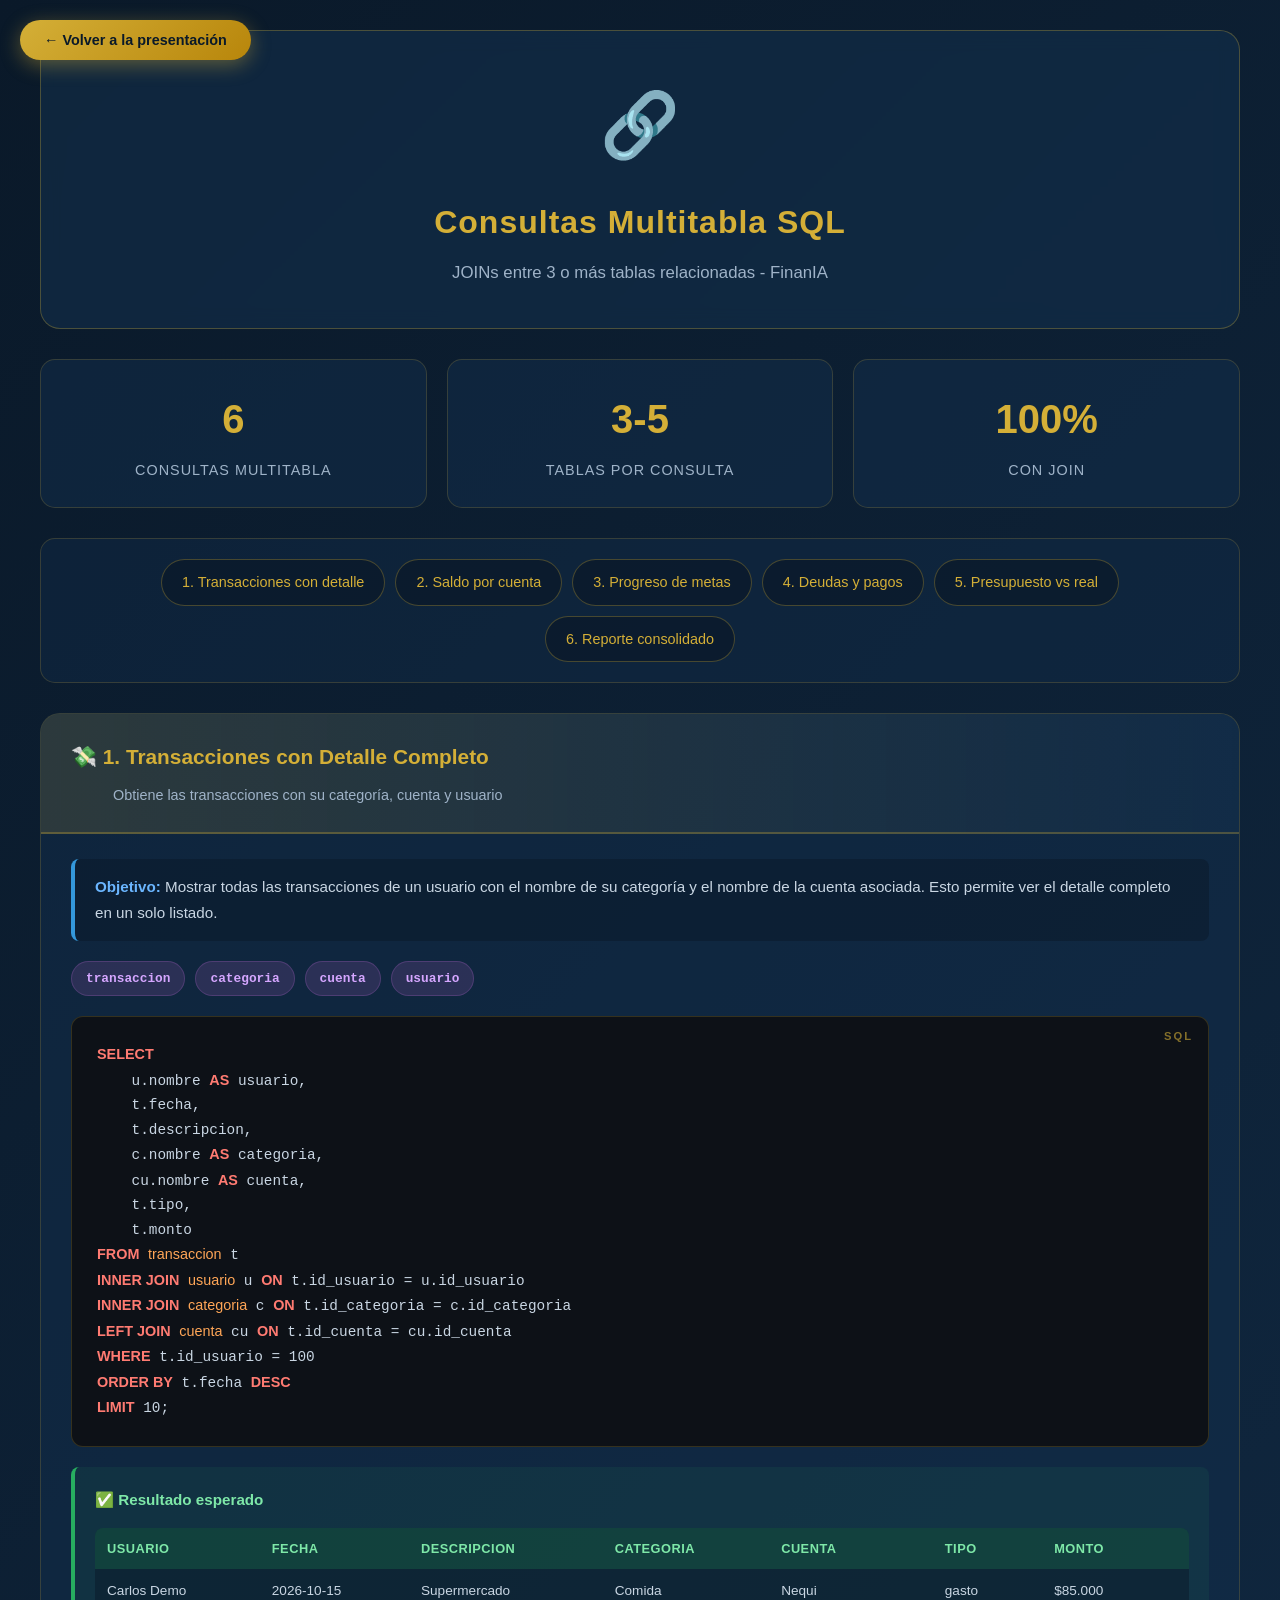
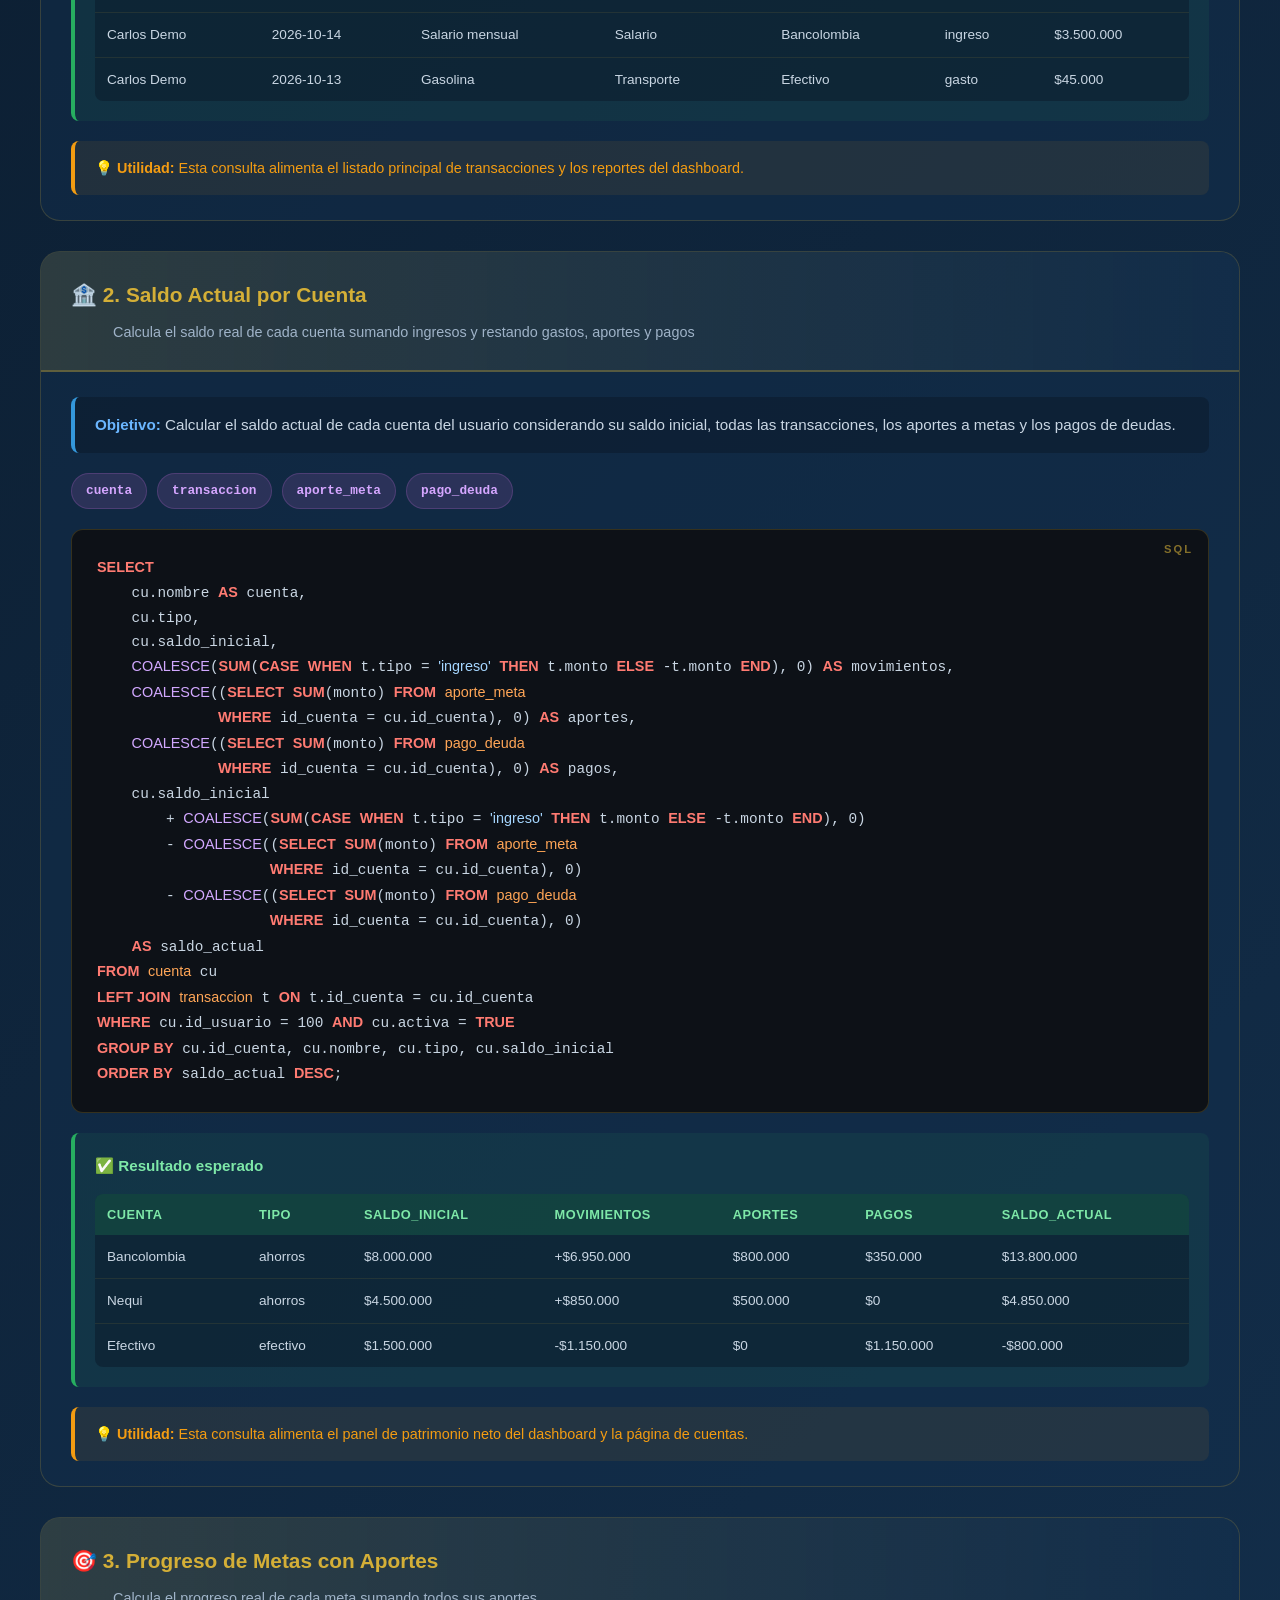
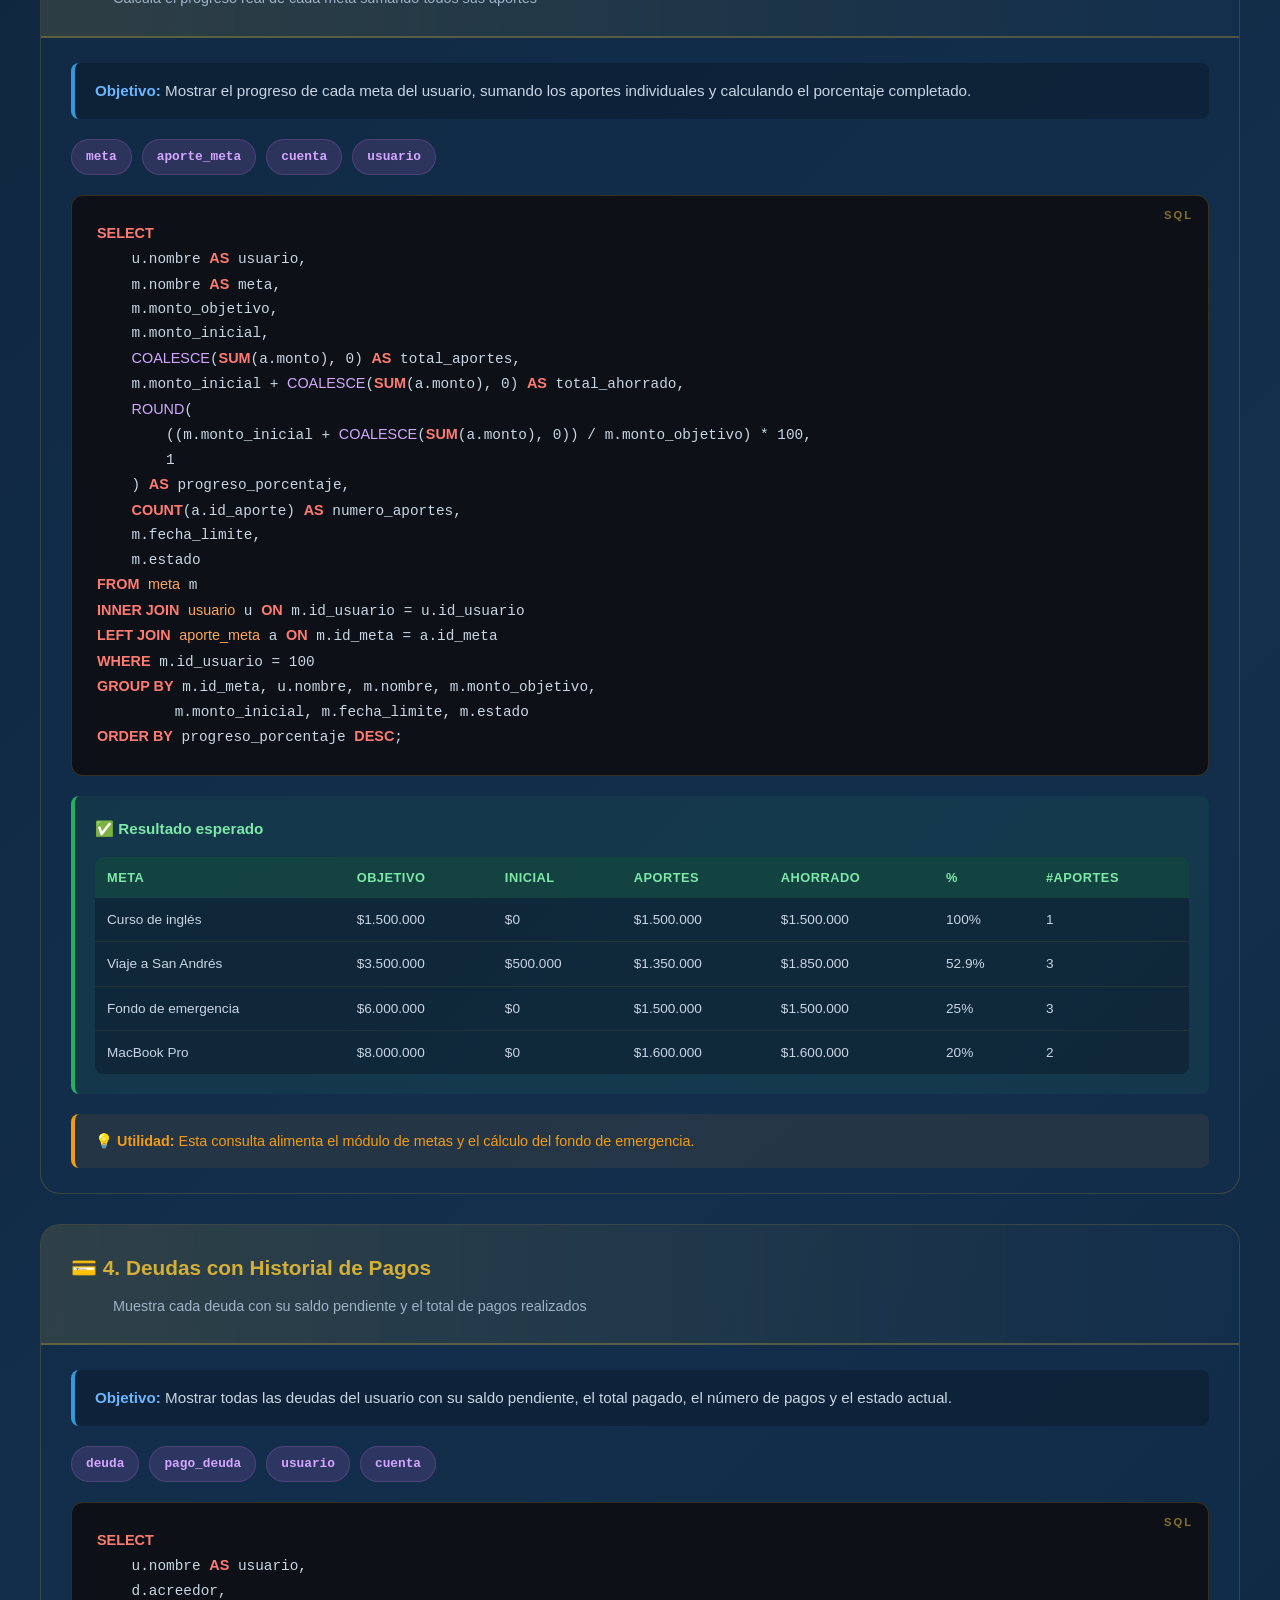
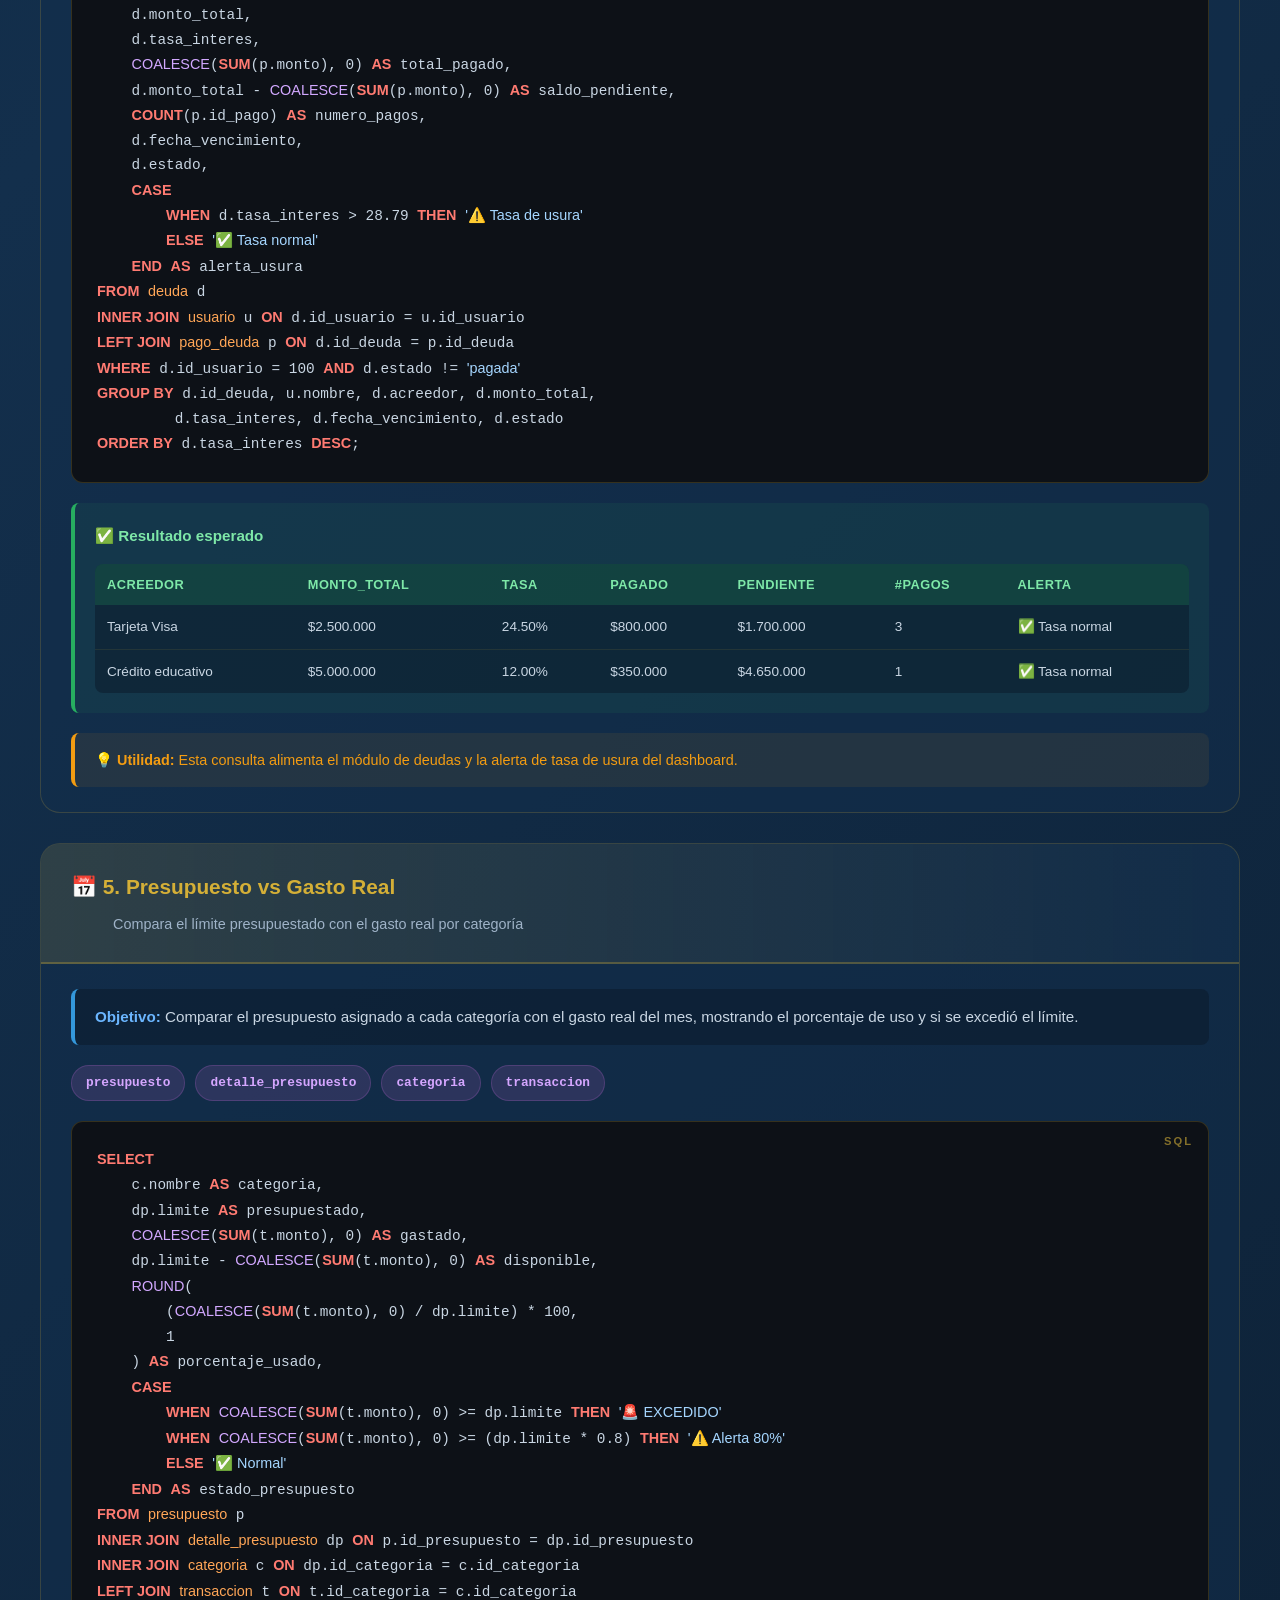
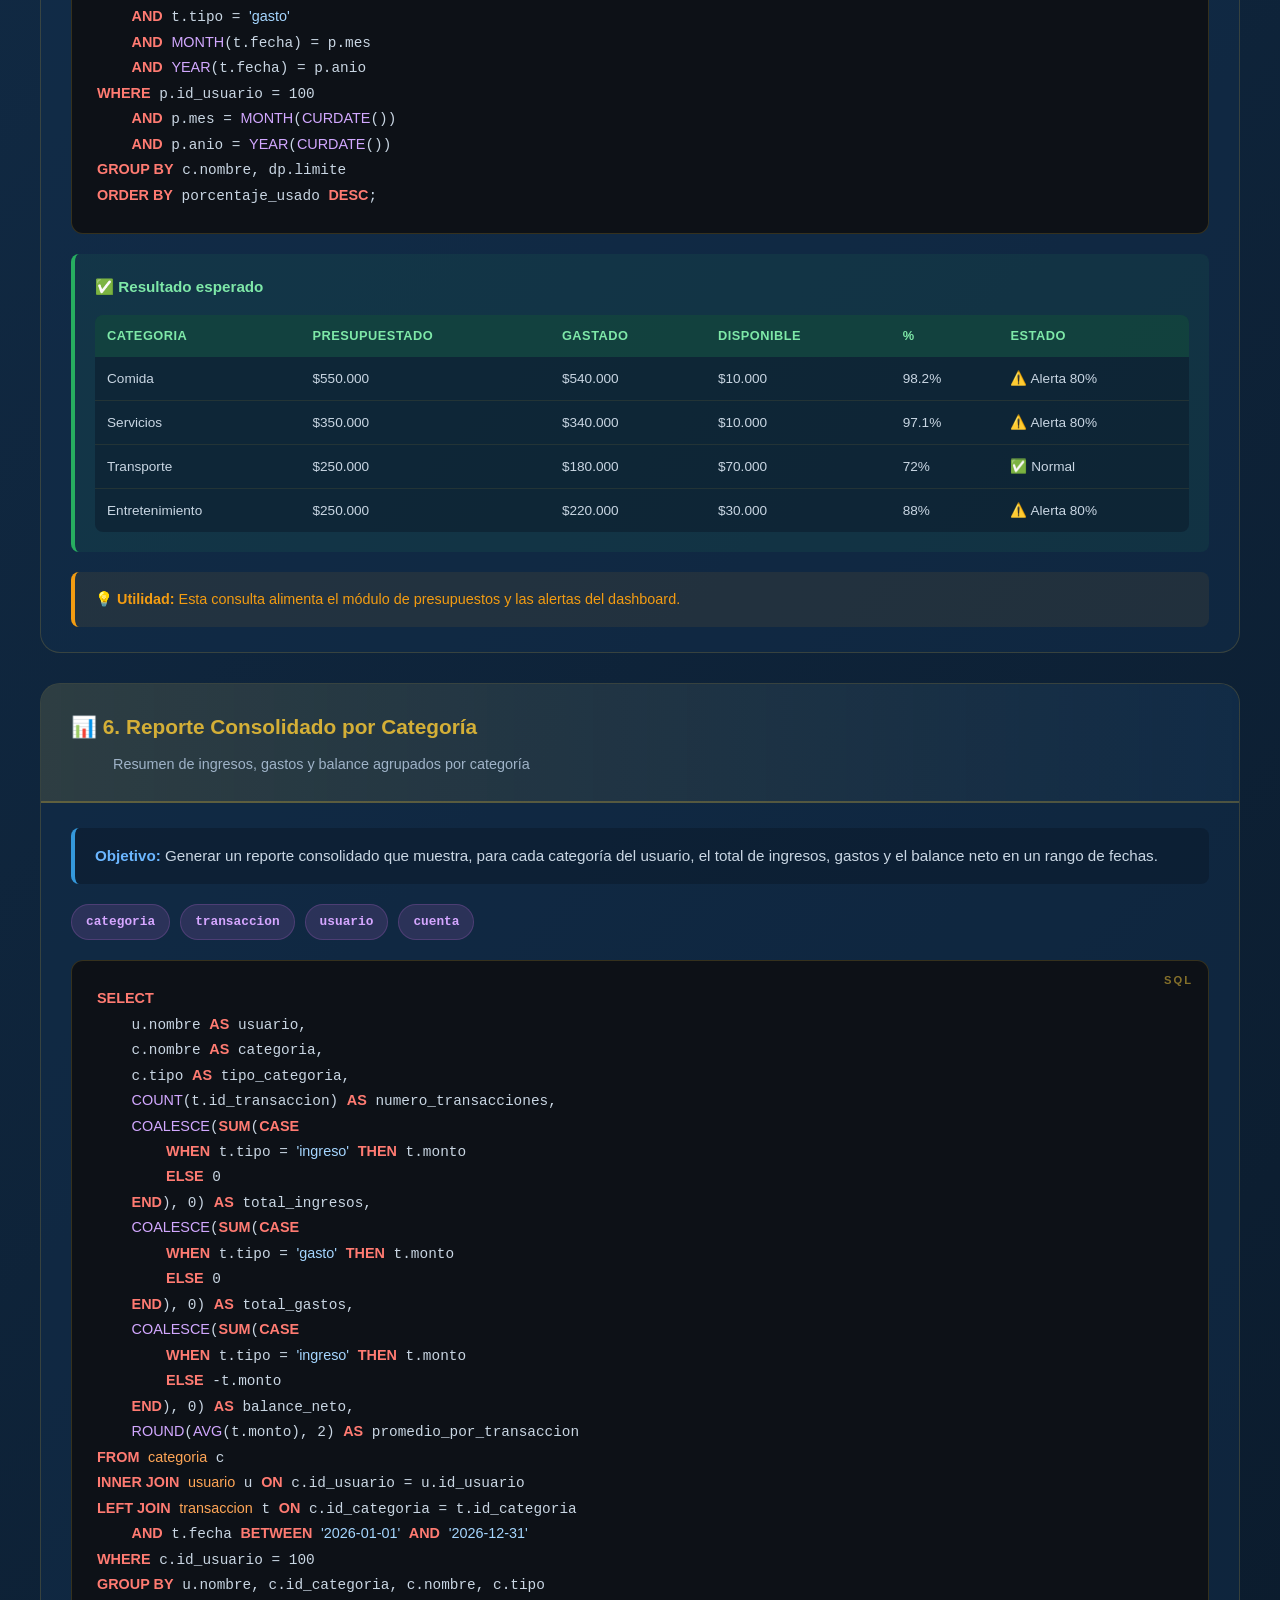
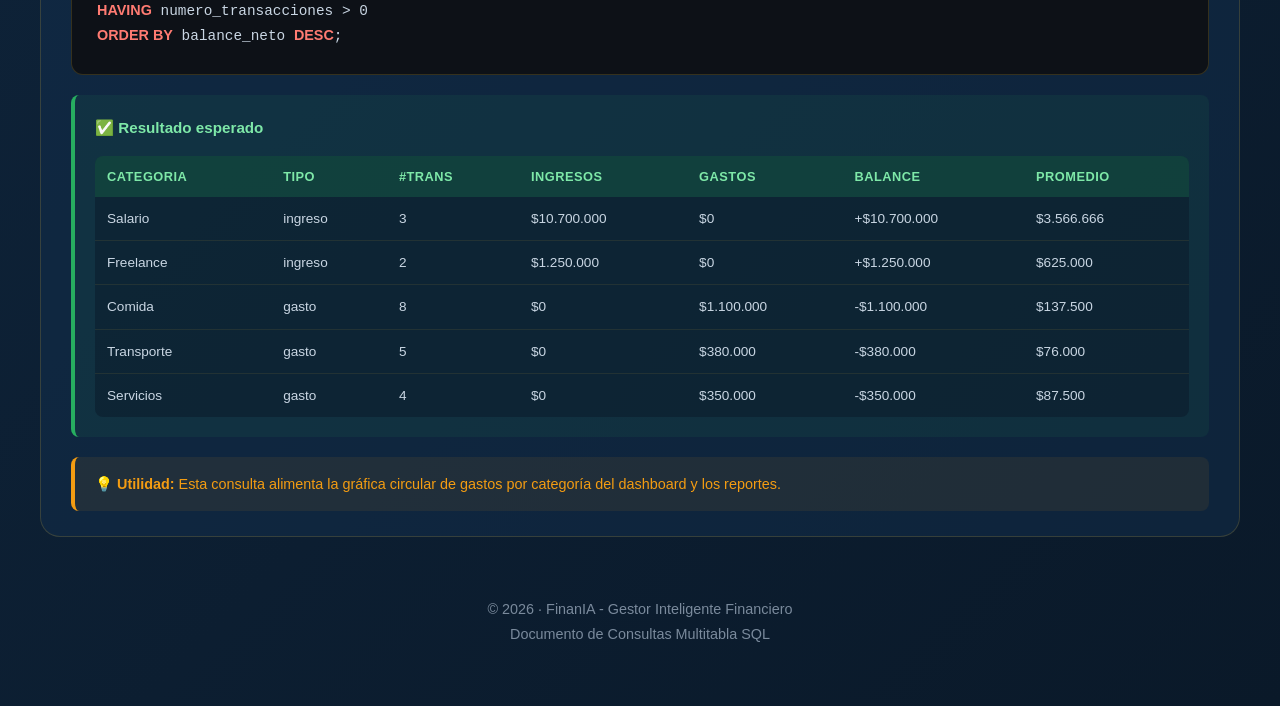
<file: docs/04-consultas-multitabla.html>
<!DOCTYPE html>
<html lang="es">
<head>
<meta charset="UTF-8">
<meta name="viewport" content="width=device-width, initial-scale=1.0">
<title>Consultas Multitabla - FinanIA</title>
<style>
  * { margin: 0; padding: 0; box-sizing: border-box; font-family: 'Segoe UI', Tahoma, sans-serif; }
  
  body {
    background: linear-gradient(135deg, #0a1929 0%, #132f4c 50%, #0a1929 100%);
    color: #e6edf3;
    min-height: 100vh;
    padding: 30px 20px;
    line-height: 1.7;
  }
  
  .container {
    max-width: 1200px;
    margin: 0 auto;
  }
  
  header {
    text-align: center;
    padding: 40px 20px;
    background: rgba(19, 47, 76, 0.6);
    border-radius: 20px;
    border: 1px solid rgba(212, 175, 55, 0.3);
    margin-bottom: 30px;
    backdrop-filter: blur(10px);
  }
  
  header .icono {
    font-size: 4rem;
    margin-bottom: 15px;
  }
  
  header h1 {
    color: #d4af37;
    font-size: 2rem;
    margin-bottom: 10px;
    letter-spacing: 1px;
  }
  
  header p {
    color: #9fb3c8;
    font-size: 1.05rem;
  }

  /* Estadísticas */
  .stats {
    display: grid;
    grid-template-columns: repeat(auto-fit, minmax(200px, 1fr));
    gap: 20px;
    margin-bottom: 30px;
  }

  .stat {
    background: rgba(19, 47, 76, 0.5);
    border-radius: 15px;
    padding: 25px;
    text-align: center;
    border: 1px solid rgba(212, 175, 55, 0.2);
    transition: all 0.3s;
  }

  .stat:hover {
    transform: translateY(-5px);
    border-color: rgba(212, 175, 55, 0.5);
  }

  .stat .numero {
    font-size: 2.5rem;
    font-weight: bold;
    color: #d4af37;
    margin-bottom: 5px;
  }

  .stat .etiqueta {
    color: #9fb3c8;
    font-size: 0.9rem;
    text-transform: uppercase;
    letter-spacing: 1px;
  }

  /* Índice de consultas */
  .indice-consultas {
    display: flex;
    flex-wrap: wrap;
    gap: 10px;
    margin-bottom: 30px;
    padding: 20px;
    background: rgba(19, 47, 76, 0.4);
    border-radius: 15px;
    border: 1px solid rgba(212, 175, 55, 0.2);
    justify-content: center;
  }

  .indice-consultas a {
    padding: 10px 20px;
    background: rgba(10, 25, 41, 0.7);
    color: #d4af37;
    text-decoration: none;
    border-radius: 25px;
    font-size: 0.9rem;
    border: 1px solid rgba(212, 175, 55, 0.3);
    transition: all 0.3s;
  }

  .indice-consultas a:hover {
    background: linear-gradient(135deg, #d4af37, #b8860b);
    color: #0a1929;
    transform: translateY(-2px);
    box-shadow: 0 5px 15px rgba(212, 175, 55, 0.3);
  }

  /* Consultas */
  .consulta {
    background: rgba(19, 47, 76, 0.5);
    border-radius: 20px;
    margin-bottom: 30px;
    border: 1px solid rgba(212, 175, 55, 0.2);
    overflow: hidden;
    animation: fadeInUp 0.6s ease-out backwards;
  }

  .consulta:nth-child(1) { animation-delay: 0.1s; }
  .consulta:nth-child(2) { animation-delay: 0.2s; }
  .consulta:nth-child(3) { animation-delay: 0.3s; }
  .consulta:nth-child(4) { animation-delay: 0.4s; }
  .consulta:nth-child(5) { animation-delay: 0.5s; }
  .consulta:nth-child(6) { animation-delay: 0.6s; }

  @keyframes fadeInUp {
    from { opacity: 0; transform: translateY(20px); }
    to { opacity: 1; transform: translateY(0); }
  }

  .consulta-header {
    padding: 25px 30px;
    background: linear-gradient(90deg, rgba(212, 175, 55, 0.15), rgba(19, 47, 76, 0.5));
    border-bottom: 2px solid rgba(212, 175, 55, 0.3);
  }

  .consulta-header h2 {
    color: #d4af37;
    font-size: 1.3rem;
    display: flex;
    align-items: center;
    gap: 12px;
    margin-bottom: 8px;
  }

  .consulta-header .subtitulo {
    color: #9fb3c8;
    font-size: 0.9rem;
    margin-left: 42px;
  }

  .consulta-body {
    padding: 25px 30px;
  }

  .consulta-descripcion {
    color: #c9d6e3;
    margin-bottom: 20px;
    padding: 15px 20px;
    background: rgba(10, 25, 41, 0.5);
    border-left: 4px solid #3498db;
    border-radius: 8px;
    font-size: 0.95rem;
  }

  .consulta-descripcion strong {
    color: #6bb6ff;
  }

  /* Tablas relacionadas */
  .tablas-relacionadas {
    display: flex;
    gap: 10px;
    flex-wrap: wrap;
    margin-bottom: 20px;
  }

  .tabla-tag {
    padding: 6px 14px;
    background: rgba(155, 89, 182, 0.2);
    color: #d5a6ff;
    border-radius: 20px;
    font-size: 0.8rem;
    font-weight: 600;
    border: 1px solid rgba(155, 89, 182, 0.3);
    font-family: 'Courier New', monospace;
  }

  /* Código SQL */
  .sql-codigo {
    background: #0d1117;
    border-radius: 12px;
    padding: 25px;
    margin: 20px 0;
    overflow-x: auto;
    border: 1px solid rgba(212, 175, 55, 0.2);
    position: relative;
  }

  .sql-codigo::before {
    content: 'SQL';
    position: absolute;
    top: 10px;
    right: 15px;
    font-size: 0.7rem;
    color: #d4af37;
    font-weight: bold;
    letter-spacing: 2px;
    opacity: 0.6;
  }

  .sql-codigo pre {
    color: #c9d6e3;
    font-family: 'Courier New', Consolas, monospace;
    font-size: 0.9rem;
    line-height: 1.7;
    margin: 0;
    white-space: pre;
  }

  .sql-codigo .keyword { color: #ff7b72; font-weight: bold; }
  .sql-codigo .function { color: #d2a8ff; }
  .sql-codigo .string { color: #a5d6ff; }
  .sql-codigo .comment { color: #8b949e; font-style: italic; }
  .sql-codigo .table { color: #ffa657; }
  .sql-codigo .operator { color: #ff7b72; }

  /* Resultado esperado */
  .resultado-esperado {
    background: rgba(39, 174, 96, 0.08);
    border-left: 4px solid #27ae60;
    border-radius: 8px;
    padding: 20px;
    margin-top: 20px;
  }

  .resultado-esperado h4 {
    color: #7ee8a8;
    margin-bottom: 12px;
    font-size: 0.95rem;
  }

  .resultado-esperado p {
    color: #c9d6e3;
    font-size: 0.9rem;
    margin-bottom: 8px;
  }

  .resultado-tabla {
    width: 100%;
    border-collapse: collapse;
    margin-top: 15px;
    font-size: 0.85rem;
    background: rgba(10, 25, 41, 0.5);
    border-radius: 8px;
    overflow: hidden;
  }

  .resultado-tabla th {
    background: rgba(39, 174, 96, 0.2);
    color: #7ee8a8;
    padding: 10px 12px;
    text-align: left;
    font-weight: 600;
    font-size: 0.8rem;
    text-transform: uppercase;
    letter-spacing: 0.5px;
  }

  .resultado-tabla td {
    padding: 10px 12px;
    color: #c9d6e3;
    border-bottom: 1px solid rgba(212, 175, 55, 0.1);
  }

  .resultado-tabla tr:last-child td {
    border-bottom: none;
  }

  /* Utilidad */
  .utilidad {
    background: rgba(243, 156, 18, 0.08);
    border-left: 4px solid #f39c12;
    border-radius: 8px;
    padding: 15px 20px;
    margin-top: 20px;
    font-size: 0.9rem;
    color: #f39c12;
  }

  .utilidad strong {
    color: #f39c12;
  }

  /* Botón volver arriba */
  .btn-top {
    position: fixed;
    bottom: 30px;
    right: 30px;
    width: 50px;
    height: 50px;
    border-radius: 50%;
    background: linear-gradient(135deg, #d4af37, #b8860b);
    color: #0a1929;
    border: none;
    cursor: pointer;
    font-size: 1.5rem;
    box-shadow: 0 5px 20px rgba(212, 175, 55, 0.4);
    transition: all 0.3s;
    opacity: 0;
    visibility: hidden;
  }

  .btn-top.visible {
    opacity: 1;
    visibility: visible;
  }

  .btn-top:hover {
    transform: translateY(-5px);
  }

  footer {
    text-align: center;
    padding: 30px;
    color: #7a8a9c;
    font-size: 0.9rem;
    margin-top: 30px;
  }

  @media (max-width: 768px) {
    header h1 { font-size: 1.4rem; }
    .consulta-header { padding: 20px; }
    .consulta-header h2 { font-size: 1.1rem; }
    .consulta-body { padding: 20px; }
    .sql-codigo { padding: 15px; }
    .sql-codigo pre { font-size: 0.8rem; }
    .btn-top { bottom: 15px; right: 15px; }
  }
</style>
</head>
<body>

  <button onclick="volverPresentacion()" class="btn-volver">
  ← Volver a la presentación
</button>

<script>
  function volverPresentacion() {
    // Intentar cerrar la pestaña (funciona si se abrió con window.open)
    window.close();
    
    // Si después de 300ms la pestaña sigue abierta, redirigir
    setTimeout(function() {
      window.location.href = '../presentacion/index.html';
    }, 300);
  }
</script>

<style>.btn-volver {
  position: fixed;
  top: 20px;
  left: 20px;
  padding: 12px 24px;
  background: linear-gradient(135deg, #d4af37, #b8860b);
  color: #0a1929;
  border: none;
  border-radius: 25px;
  font-weight: bold;
  font-size: 0.9rem;
  box-shadow: 0 5px 20px rgba(212, 175, 55, 0.4);
  z-index: 9999;
  transition: all 0.3s;
  font-family: 'Segoe UI', Tahoma, sans-serif;
  cursor: pointer;
}
.btn-volver:hover {
  transform: translateY(-3px);
  box-shadow: 0 8px 30px rgba(212, 175, 55, 0.6);
}
</style>

<div class="container">

  <header>
    <div class="icono">🔗</div>
    <h1>Consultas Multitabla SQL</h1>
    <p>JOINs entre 3 o más tablas relacionadas - FinanIA</p>
  </header>

  <!-- Estadísticas -->
  <div class="stats">
    <div class="stat">
      <div class="numero">6</div>
      <div class="etiqueta">Consultas multitabla</div>
    </div>
    <div class="stat">
      <div class="numero">3-5</div>
      <div class="etiqueta">Tablas por consulta</div>
    </div>
    <div class="stat">
      <div class="numero">100%</div>
      <div class="etiqueta">Con JOIN</div>
    </div>
  </div>

  <!-- Índice -->
  <div class="indice-consultas">
    <a href="#consulta1">1. Transacciones con detalle</a>
    <a href="#consulta2">2. Saldo por cuenta</a>
    <a href="#consulta3">3. Progreso de metas</a>
    <a href="#consulta4">4. Deudas y pagos</a>
    <a href="#consulta5">5. Presupuesto vs real</a>
    <a href="#consulta6">6. Reporte consolidado</a>
  </div>

  <!-- ============================================
       CONSULTA 1
       ============================================ -->
  <section class="consulta" id="consulta1">
    <div class="consulta-header">
      <h2>💸 1. Transacciones con Detalle Completo</h2>
      <div class="subtitulo">Obtiene las transacciones con su categoría, cuenta y usuario</div>
    </div>
    <div class="consulta-body">
      <div class="consulta-descripcion">
        <strong>Objetivo:</strong> Mostrar todas las transacciones de un usuario con el nombre de su categoría y el nombre de la cuenta asociada. Esto permite ver el detalle completo en un solo listado.
      </div>

      <div class="tablas-relacionadas">
        <span class="tabla-tag">transaccion</span>
        <span class="tabla-tag">categoria</span>
        <span class="tabla-tag">cuenta</span>
        <span class="tabla-tag">usuario</span>
      </div>

      <div class="sql-codigo">
        <pre><span class="keyword">SELECT</span> 
    u.nombre <span class="keyword">AS</span> usuario,
    t.fecha,
    t.descripcion,
    c.nombre <span class="keyword">AS</span> categoria,
    cu.nombre <span class="keyword">AS</span> cuenta,
    t.tipo,
    t.monto
<span class="keyword">FROM</span> <span class="table">transaccion</span> t
<span class="keyword">INNER JOIN</span> <span class="table">usuario</span> u <span class="keyword">ON</span> t.id_usuario = u.id_usuario
<span class="keyword">INNER JOIN</span> <span class="table">categoria</span> c <span class="keyword">ON</span> t.id_categoria = c.id_categoria
<span class="keyword">LEFT JOIN</span> <span class="table">cuenta</span> cu <span class="keyword">ON</span> t.id_cuenta = cu.id_cuenta
<span class="keyword">WHERE</span> t.id_usuario = 100
<span class="keyword">ORDER BY</span> t.fecha <span class="keyword">DESC</span>
<span class="keyword">LIMIT</span> 10;</pre>
      </div>

      <div class="resultado-esperado">
        <h4>✅ Resultado esperado</h4>
        <table class="resultado-tabla">
          <thead>
            <tr>
              <th>usuario</th>
              <th>fecha</th>
              <th>descripcion</th>
              <th>categoria</th>
              <th>cuenta</th>
              <th>tipo</th>
              <th>monto</th>
            </tr>
          </thead>
          <tbody>
            <tr>
              <td>Carlos Demo</td>
              <td>2026-10-15</td>
              <td>Supermercado</td>
              <td>Comida</td>
              <td>Nequi</td>
              <td>gasto</td>
              <td>$85.000</td>
            </tr>
            <tr>
              <td>Carlos Demo</td>
              <td>2026-10-14</td>
              <td>Salario mensual</td>
              <td>Salario</td>
              <td>Bancolombia</td>
              <td>ingreso</td>
              <td>$3.500.000</td>
            </tr>
            <tr>
              <td>Carlos Demo</td>
              <td>2026-10-13</td>
              <td>Gasolina</td>
              <td>Transporte</td>
              <td>Efectivo</td>
              <td>gasto</td>
              <td>$45.000</td>
            </tr>
          </tbody>
        </table>
      </div>

      <div class="utilidad">
        💡 <strong>Utilidad:</strong> Esta consulta alimenta el listado principal de transacciones y los reportes del dashboard.
      </div>
    </div>
  </section>

  <!-- ============================================
       CONSULTA 2
       ============================================ -->
  <section class="consulta" id="consulta2">
    <div class="consulta-header">
      <h2>🏦 2. Saldo Actual por Cuenta</h2>
      <div class="subtitulo">Calcula el saldo real de cada cuenta sumando ingresos y restando gastos, aportes y pagos</div>
    </div>
    <div class="consulta-body">
      <div class="consulta-descripcion">
        <strong>Objetivo:</strong> Calcular el saldo actual de cada cuenta del usuario considerando su saldo inicial, todas las transacciones, los aportes a metas y los pagos de deudas.
      </div>

      <div class="tablas-relacionadas">
        <span class="tabla-tag">cuenta</span>
        <span class="tabla-tag">transaccion</span>
        <span class="tabla-tag">aporte_meta</span>
        <span class="tabla-tag">pago_deuda</span>
      </div>

      <div class="sql-codigo">
        <pre><span class="keyword">SELECT</span> 
    cu.nombre <span class="keyword">AS</span> cuenta,
    cu.tipo,
    cu.saldo_inicial,
    <span class="function">COALESCE</span>(<span class="keyword">SUM</span>(<span class="keyword">CASE</span> <span class="keyword">WHEN</span> t.tipo = <span class="string">'ingreso'</span> <span class="keyword">THEN</span> t.monto <span class="keyword">ELSE</span> -t.monto <span class="keyword">END</span>), 0) <span class="keyword">AS</span> movimientos,
    <span class="function">COALESCE</span>((<span class="keyword">SELECT</span> <span class="keyword">SUM</span>(monto) <span class="keyword">FROM</span> <span class="table">aporte_meta</span> 
              <span class="keyword">WHERE</span> id_cuenta = cu.id_cuenta), 0) <span class="keyword">AS</span> aportes,
    <span class="function">COALESCE</span>((<span class="keyword">SELECT</span> <span class="keyword">SUM</span>(monto) <span class="keyword">FROM</span> <span class="table">pago_deuda</span> 
              <span class="keyword">WHERE</span> id_cuenta = cu.id_cuenta), 0) <span class="keyword">AS</span> pagos,
    cu.saldo_inicial 
        + <span class="function">COALESCE</span>(<span class="keyword">SUM</span>(<span class="keyword">CASE</span> <span class="keyword">WHEN</span> t.tipo = <span class="string">'ingreso'</span> <span class="keyword">THEN</span> t.monto <span class="keyword">ELSE</span> -t.monto <span class="keyword">END</span>), 0)
        - <span class="function">COALESCE</span>((<span class="keyword">SELECT</span> <span class="keyword">SUM</span>(monto) <span class="keyword">FROM</span> <span class="table">aporte_meta</span> 
                    <span class="keyword">WHERE</span> id_cuenta = cu.id_cuenta), 0)
        - <span class="function">COALESCE</span>((<span class="keyword">SELECT</span> <span class="keyword">SUM</span>(monto) <span class="keyword">FROM</span> <span class="table">pago_deuda</span> 
                    <span class="keyword">WHERE</span> id_cuenta = cu.id_cuenta), 0) 
    <span class="keyword">AS</span> saldo_actual
<span class="keyword">FROM</span> <span class="table">cuenta</span> cu
<span class="keyword">LEFT JOIN</span> <span class="table">transaccion</span> t <span class="keyword">ON</span> t.id_cuenta = cu.id_cuenta
<span class="keyword">WHERE</span> cu.id_usuario = 100 <span class="keyword">AND</span> cu.activa = <span class="keyword">TRUE</span>
<span class="keyword">GROUP BY</span> cu.id_cuenta, cu.nombre, cu.tipo, cu.saldo_inicial
<span class="keyword">ORDER BY</span> saldo_actual <span class="keyword">DESC</span>;</pre>
      </div>

      <div class="resultado-esperado">
        <h4>✅ Resultado esperado</h4>
        <table class="resultado-tabla">
          <thead>
            <tr>
              <th>cuenta</th>
              <th>tipo</th>
              <th>saldo_inicial</th>
              <th>movimientos</th>
              <th>aportes</th>
              <th>pagos</th>
              <th>saldo_actual</th>
            </tr>
          </thead>
          <tbody>
            <tr>
              <td>Bancolombia</td>
              <td>ahorros</td>
              <td>$8.000.000</td>
              <td>+$6.950.000</td>
              <td>$800.000</td>
              <td>$350.000</td>
              <td>$13.800.000</td>
            </tr>
            <tr>
              <td>Nequi</td>
              <td>ahorros</td>
              <td>$4.500.000</td>
              <td>+$850.000</td>
              <td>$500.000</td>
              <td>$0</td>
              <td>$4.850.000</td>
            </tr>
            <tr>
              <td>Efectivo</td>
              <td>efectivo</td>
              <td>$1.500.000</td>
              <td>-$1.150.000</td>
              <td>$0</td>
              <td>$1.150.000</td>
              <td>-$800.000</td>
            </tr>
          </tbody>
        </table>
      </div>

      <div class="utilidad">
        💡 <strong>Utilidad:</strong> Esta consulta alimenta el panel de patrimonio neto del dashboard y la página de cuentas.
      </div>
    </div>
  </section>

  <!-- ============================================
       CONSULTA 3
       ============================================ -->
  <section class="consulta" id="consulta3">
    <div class="consulta-header">
      <h2>🎯 3. Progreso de Metas con Aportes</h2>
      <div class="subtitulo">Calcula el progreso real de cada meta sumando todos sus aportes</div>
    </div>
    <div class="consulta-body">
      <div class="consulta-descripcion">
        <strong>Objetivo:</strong> Mostrar el progreso de cada meta del usuario, sumando los aportes individuales y calculando el porcentaje completado.
      </div>

      <div class="tablas-relacionadas">
        <span class="tabla-tag">meta</span>
        <span class="tabla-tag">aporte_meta</span>
        <span class="tabla-tag">cuenta</span>
        <span class="tabla-tag">usuario</span>
      </div>

      <div class="sql-codigo">
        <pre><span class="keyword">SELECT</span> 
    u.nombre <span class="keyword">AS</span> usuario,
    m.nombre <span class="keyword">AS</span> meta,
    m.monto_objetivo,
    m.monto_inicial,
    <span class="function">COALESCE</span>(<span class="keyword">SUM</span>(a.monto), 0) <span class="keyword">AS</span> total_aportes,
    m.monto_inicial + <span class="function">COALESCE</span>(<span class="keyword">SUM</span>(a.monto), 0) <span class="keyword">AS</span> total_ahorrado,
    <span class="function">ROUND</span>(
        ((m.monto_inicial + <span class="function">COALESCE</span>(<span class="keyword">SUM</span>(a.monto), 0)) / m.monto_objetivo) * 100, 
        1
    ) <span class="keyword">AS</span> progreso_porcentaje,
    <span class="keyword">COUNT</span>(a.id_aporte) <span class="keyword">AS</span> numero_aportes,
    m.fecha_limite,
    m.estado
<span class="keyword">FROM</span> <span class="table">meta</span> m
<span class="keyword">INNER JOIN</span> <span class="table">usuario</span> u <span class="keyword">ON</span> m.id_usuario = u.id_usuario
<span class="keyword">LEFT JOIN</span> <span class="table">aporte_meta</span> a <span class="keyword">ON</span> m.id_meta = a.id_meta
<span class="keyword">WHERE</span> m.id_usuario = 100
<span class="keyword">GROUP BY</span> m.id_meta, u.nombre, m.nombre, m.monto_objetivo, 
         m.monto_inicial, m.fecha_limite, m.estado
<span class="keyword">ORDER BY</span> progreso_porcentaje <span class="keyword">DESC</span>;</pre>
      </div>

      <div class="resultado-esperado">
        <h4>✅ Resultado esperado</h4>
        <table class="resultado-tabla">
          <thead>
            <tr>
              <th>meta</th>
              <th>objetivo</th>
              <th>inicial</th>
              <th>aportes</th>
              <th>ahorrado</th>
              <th>%</th>
              <th>#aportes</th>
            </tr>
          </thead>
          <tbody>
            <tr>
              <td>Curso de inglés</td>
              <td>$1.500.000</td>
              <td>$0</td>
              <td>$1.500.000</td>
              <td>$1.500.000</td>
              <td>100%</td>
              <td>1</td>
            </tr>
            <tr>
              <td>Viaje a San Andrés</td>
              <td>$3.500.000</td>
              <td>$500.000</td>
              <td>$1.350.000</td>
              <td>$1.850.000</td>
              <td>52.9%</td>
              <td>3</td>
            </tr>
            <tr>
              <td>Fondo de emergencia</td>
              <td>$6.000.000</td>
              <td>$0</td>
              <td>$1.500.000</td>
              <td>$1.500.000</td>
              <td>25%</td>
              <td>3</td>
            </tr>
            <tr>
              <td>MacBook Pro</td>
              <td>$8.000.000</td>
              <td>$0</td>
              <td>$1.600.000</td>
              <td>$1.600.000</td>
              <td>20%</td>
              <td>2</td>
            </tr>
          </tbody>
        </table>
      </div>

      <div class="utilidad">
        💡 <strong>Utilidad:</strong> Esta consulta alimenta el módulo de metas y el cálculo del fondo de emergencia.
      </div>
    </div>
  </section>

  <!-- ============================================
       CONSULTA 4
       ============================================ -->
  <section class="consulta" id="consulta4">
    <div class="consulta-header">
      <h2>💳 4. Deudas con Historial de Pagos</h2>
      <div class="subtitulo">Muestra cada deuda con su saldo pendiente y el total de pagos realizados</div>
    </div>
    <div class="consulta-body">
      <div class="consulta-descripcion">
        <strong>Objetivo:</strong> Mostrar todas las deudas del usuario con su saldo pendiente, el total pagado, el número de pagos y el estado actual.
      </div>

      <div class="tablas-relacionadas">
        <span class="tabla-tag">deuda</span>
        <span class="tabla-tag">pago_deuda</span>
        <span class="tabla-tag">usuario</span>
        <span class="tabla-tag">cuenta</span>
      </div>

      <div class="sql-codigo">
        <pre><span class="keyword">SELECT</span> 
    u.nombre <span class="keyword">AS</span> usuario,
    d.acreedor,
    d.monto_total,
    d.tasa_interes,
    <span class="function">COALESCE</span>(<span class="keyword">SUM</span>(p.monto), 0) <span class="keyword">AS</span> total_pagado,
    d.monto_total - <span class="function">COALESCE</span>(<span class="keyword">SUM</span>(p.monto), 0) <span class="keyword">AS</span> saldo_pendiente,
    <span class="keyword">COUNT</span>(p.id_pago) <span class="keyword">AS</span> numero_pagos,
    d.fecha_vencimiento,
    d.estado,
    <span class="keyword">CASE</span> 
        <span class="keyword">WHEN</span> d.tasa_interes &gt; 28.79 <span class="keyword">THEN</span> <span class="string">'⚠️ Tasa de usura'</span>
        <span class="keyword">ELSE</span> <span class="string">'✅ Tasa normal'</span>
    <span class="keyword">END</span> <span class="keyword">AS</span> alerta_usura
<span class="keyword">FROM</span> <span class="table">deuda</span> d
<span class="keyword">INNER JOIN</span> <span class="table">usuario</span> u <span class="keyword">ON</span> d.id_usuario = u.id_usuario
<span class="keyword">LEFT JOIN</span> <span class="table">pago_deuda</span> p <span class="keyword">ON</span> d.id_deuda = p.id_deuda
<span class="keyword">WHERE</span> d.id_usuario = 100 <span class="keyword">AND</span> d.estado != <span class="string">'pagada'</span>
<span class="keyword">GROUP BY</span> d.id_deuda, u.nombre, d.acreedor, d.monto_total, 
         d.tasa_interes, d.fecha_vencimiento, d.estado
<span class="keyword">ORDER BY</span> d.tasa_interes <span class="keyword">DESC</span>;</pre>
      </div>

      <div class="resultado-esperado">
        <h4>✅ Resultado esperado</h4>
        <table class="resultado-tabla">
          <thead>
            <tr>
              <th>acreedor</th>
              <th>monto_total</th>
              <th>tasa</th>
              <th>pagado</th>
              <th>pendiente</th>
              <th>#pagos</th>
              <th>alerta</th>
            </tr>
          </thead>
          <tbody>
            <tr>
              <td>Tarjeta Visa</td>
              <td>$2.500.000</td>
              <td>24.50%</td>
              <td>$800.000</td>
              <td>$1.700.000</td>
              <td>3</td>
              <td>✅ Tasa normal</td>
            </tr>
            <tr>
              <td>Crédito educativo</td>
              <td>$5.000.000</td>
              <td>12.00%</td>
              <td>$350.000</td>
              <td>$4.650.000</td>
              <td>1</td>
              <td>✅ Tasa normal</td>
            </tr>
          </tbody>
        </table>
      </div>

      <div class="utilidad">
        💡 <strong>Utilidad:</strong> Esta consulta alimenta el módulo de deudas y la alerta de tasa de usura del dashboard.
      </div>
    </div>
  </section>

  <!-- ============================================
       CONSULTA 5       ============================================ -->
  <section class="consulta" id="consulta5">
    <div class="consulta-header">
      <h2>📅 5. Presupuesto vs Gasto Real</h2>
      <div class="subtitulo">Compara el límite presupuestado con el gasto real por categoría</div>
    </div>
    <div class="consulta-body">
      <div class="consulta-descripcion">
        <strong>Objetivo:</strong> Comparar el presupuesto asignado a cada categoría con el gasto real del mes, mostrando el porcentaje de uso y si se excedió el límite.
      </div>

      <div class="tablas-relacionadas">
        <span class="tabla-tag">presupuesto</span>
        <span class="tabla-tag">detalle_presupuesto</span>
        <span class="tabla-tag">categoria</span>
        <span class="tabla-tag">transaccion</span>
      </div>

      <div class="sql-codigo">
        <pre><span class="keyword">SELECT</span> 
    c.nombre <span class="keyword">AS</span> categoria,
    dp.limite <span class="keyword">AS</span> presupuestado,
    <span class="function">COALESCE</span>(<span class="keyword">SUM</span>(t.monto), 0) <span class="keyword">AS</span> gastado,
    dp.limite - <span class="function">COALESCE</span>(<span class="keyword">SUM</span>(t.monto), 0) <span class="keyword">AS</span> disponible,
    <span class="function">ROUND</span>(
        (<span class="function">COALESCE</span>(<span class="keyword">SUM</span>(t.monto), 0) / dp.limite) * 100, 
        1
    ) <span class="keyword">AS</span> porcentaje_usado,
    <span class="keyword">CASE</span> 
        <span class="keyword">WHEN</span> <span class="function">COALESCE</span>(<span class="keyword">SUM</span>(t.monto), 0) &gt;= dp.limite <span class="keyword">THEN</span> <span class="string">'🚨 EXCEDIDO'</span>
        <span class="keyword">WHEN</span> <span class="function">COALESCE</span>(<span class="keyword">SUM</span>(t.monto), 0) &gt;= (dp.limite * 0.8) <span class="keyword">THEN</span> <span class="string">'⚠️ Alerta 80%'</span>
        <span class="keyword">ELSE</span> <span class="string">'✅ Normal'</span>
    <span class="keyword">END</span> <span class="keyword">AS</span> estado_presupuesto
<span class="keyword">FROM</span> <span class="table">presupuesto</span> p
<span class="keyword">INNER JOIN</span> <span class="table">detalle_presupuesto</span> dp <span class="keyword">ON</span> p.id_presupuesto = dp.id_presupuesto
<span class="keyword">INNER JOIN</span> <span class="table">categoria</span> c <span class="keyword">ON</span> dp.id_categoria = c.id_categoria
<span class="keyword">LEFT JOIN</span> <span class="table">transaccion</span> t <span class="keyword">ON</span> t.id_categoria = c.id_categoria
    <span class="keyword">AND</span> t.tipo = <span class="string">'gasto'</span>
    <span class="keyword">AND</span> <span class="function">MONTH</span>(t.fecha) = p.mes
    <span class="keyword">AND</span> <span class="function">YEAR</span>(t.fecha) = p.anio
<span class="keyword">WHERE</span> p.id_usuario = 100 
    <span class="keyword">AND</span> p.mes = <span class="function">MONTH</span>(<span class="function">CURDATE</span>())
    <span class="keyword">AND</span> p.anio = <span class="function">YEAR</span>(<span class="function">CURDATE</span>())
<span class="keyword">GROUP BY</span> c.nombre, dp.limite
<span class="keyword">ORDER BY</span> porcentaje_usado <span class="keyword">DESC</span>;</pre>
      </div>

      <div class="resultado-esperado">
        <h4>✅ Resultado esperado</h4>
        <table class="resultado-tabla">
          <thead>
            <tr>
              <th>categoria</th>
              <th>presupuestado</th>
              <th>gastado</th>
              <th>disponible</th>
              <th>%</th>
              <th>estado</th>
            </tr>
          </thead>
          <tbody>
            <tr>
              <td>Comida</td>
              <td>$550.000</td>
              <td>$540.000</td>
              <td>$10.000</td>
              <td>98.2%</td>
              <td>⚠️ Alerta 80%</td>
            </tr>
            <tr>
              <td>Servicios</td>
              <td>$350.000</td>
              <td>$340.000</td>
              <td>$10.000</td>
              <td>97.1%</td>
              <td>⚠️ Alerta 80%</td>
            </tr>
            <tr>
              <td>Transporte</td>
              <td>$250.000</td>
              <td>$180.000</td>
              <td>$70.000</td>
              <td>72%</td>
              <td>✅ Normal</td>
            </tr>
            <tr>
              <td>Entretenimiento</td>
              <td>$250.000</td>
              <td>$220.000</td>
              <td>$30.000</td>
              <td>88%</td>
              <td>⚠️ Alerta 80%</td>
            </tr>
          </tbody>
        </table>
      </div>

      <div class="utilidad">
        💡 <strong>Utilidad:</strong> Esta consulta alimenta el módulo de presupuestos y las alertas del dashboard.
      </div>
    </div>
  </section>

  <!-- ============================================
       CONSULTA 6
       ============================================ -->
  <section class="consulta" id="consulta6">
    <div class="consulta-header">
      <h2>📊 6. Reporte Consolidado por Categoría</h2>
      <div class="subtitulo">Resumen de ingresos, gastos y balance agrupados por categoría</div>
    </div>
    <div class="consulta-body">
      <div class="consulta-descripcion">
        <strong>Objetivo:</strong> Generar un reporte consolidado que muestra, para cada categoría del usuario, el total de ingresos, gastos y el balance neto en un rango de fechas.
      </div>

      <div class="tablas-relacionadas">
        <span class="tabla-tag">categoria</span>
        <span class="tabla-tag">transaccion</span>
        <span class="tabla-tag">usuario</span>
        <span class="tabla-tag">cuenta</span>
      </div>

      <div class="sql-codigo">
        <pre><span class="keyword">SELECT</span> 
    u.nombre <span class="keyword">AS</span> usuario,
    c.nombre <span class="keyword">AS</span> categoria,
    c.tipo <span class="keyword">AS</span> tipo_categoria,
    <span class="function">COUNT</span>(t.id_transaccion) <span class="keyword">AS</span> numero_transacciones,
    <span class="function">COALESCE</span>(<span class="keyword">SUM</span>(<span class="keyword">CASE</span> 
        <span class="keyword">WHEN</span> t.tipo = <span class="string">'ingreso'</span> <span class="keyword">THEN</span> t.monto 
        <span class="keyword">ELSE</span> 0 
    <span class="keyword">END</span>), 0) <span class="keyword">AS</span> total_ingresos,
    <span class="function">COALESCE</span>(<span class="keyword">SUM</span>(<span class="keyword">CASE</span> 
        <span class="keyword">WHEN</span> t.tipo = <span class="string">'gasto'</span> <span class="keyword">THEN</span> t.monto 
        <span class="keyword">ELSE</span> 0 
    <span class="keyword">END</span>), 0) <span class="keyword">AS</span> total_gastos,
    <span class="function">COALESCE</span>(<span class="keyword">SUM</span>(<span class="keyword">CASE</span> 
        <span class="keyword">WHEN</span> t.tipo = <span class="string">'ingreso'</span> <span class="keyword">THEN</span> t.monto 
        <span class="keyword">ELSE</span> -t.monto 
    <span class="keyword">END</span>), 0) <span class="keyword">AS</span> balance_neto,
    <span class="function">ROUND</span>(<span class="function">AVG</span>(t.monto), 2) <span class="keyword">AS</span> promedio_por_transaccion
<span class="keyword">FROM</span> <span class="table">categoria</span> c
<span class="keyword">INNER JOIN</span> <span class="table">usuario</span> u <span class="keyword">ON</span> c.id_usuario = u.id_usuario
<span class="keyword">LEFT JOIN</span> <span class="table">transaccion</span> t <span class="keyword">ON</span> c.id_categoria = t.id_categoria
    <span class="keyword">AND</span> t.fecha <span class="keyword">BETWEEN</span> <span class="string">'2026-01-01'</span> <span class="keyword">AND</span> <span class="string">'2026-12-31'</span>
<span class="keyword">WHERE</span> c.id_usuario = 100
<span class="keyword">GROUP BY</span> u.nombre, c.id_categoria, c.nombre, c.tipo
<span class="keyword">HAVING</span> numero_transacciones &gt; 0
<span class="keyword">ORDER BY</span> balance_neto <span class="keyword">DESC</span>;</pre>
      </div>

      <div class="resultado-esperado">
        <h4>✅ Resultado esperado</h4>
        <table class="resultado-tabla">
          <thead>
            <tr>
              <th>categoria</th>
              <th>tipo</th>
              <th>#trans</th>
              <th>ingresos</th>
              <th>gastos</th>
              <th>balance</th>
              <th>promedio</th>
            </tr>
          </thead>
          <tbody>
            <tr>
              <td>Salario</td>
              <td>ingreso</td>
              <td>3</td>
              <td>$10.700.000</td>
              <td>$0</td>
              <td>+$10.700.000</td>
              <td>$3.566.666</td>
            </tr>
            <tr>
              <td>Freelance</td>
              <td>ingreso</td>
              <td>2</td>
              <td>$1.250.000</td>
              <td>$0</td>
              <td>+$1.250.000</td>
              <td>$625.000</td>
            </tr>
            <tr>
              <td>Comida</td>
              <td>gasto</td>
              <td>8</td>
              <td>$0</td>
              <td>$1.100.000</td>
              <td>-$1.100.000</td>
              <td>$137.500</td>
            </tr>
            <tr>
              <td>Transporte</td>
              <td>gasto</td>
              <td>5</td>
              <td>$0</td>
              <td>$380.000</td>
              <td>-$380.000</td>
              <td>$76.000</td>
            </tr>
            <tr>
              <td>Servicios</td>
              <td>gasto</td>
              <td>4</td>
              <td>$0</td>
              <td>$350.000</td>
              <td>-$350.000</td>
              <td>$87.500</td>
            </tr>
          </tbody>
        </table>
      </div>

      <div class="utilidad">
        💡 <strong>Utilidad:</strong> Esta consulta alimenta la gráfica circular de gastos por categoría del dashboard y los reportes.
      </div>
    </div>
  </section>

  <footer>
    © 2026 · FinanIA - Gestor Inteligente Financiero<br>
    Documento de Consultas Multitabla SQL
  </footer>

</div>

<button class="btn-top" id="btnTop" onclick="window.scrollTo({top: 0, behavior: 'smooth'})">↑</button>

<script>
  // Smooth scroll para los links del índice
  document.querySelectorAll('.indice-consultas a').forEach(link => {
    link.addEventListener('click', function(e) {
      e.preventDefault();
      const target = document.querySelector(this.getAttribute('href'));
      if (target) {
        target.scrollIntoView({ behavior: 'smooth', block: 'start' });
      }
    });
  });

  // Botón volver arriba
  window.addEventListener('scroll', function() {
    const btn = document.getElementById('btnTop');
    if (window.scrollY > 300) {
      btn.classList.add('visible');
    } else {
      btn.classList.remove('visible');
    }
  });
</script>

</body>
</html>
</file>
